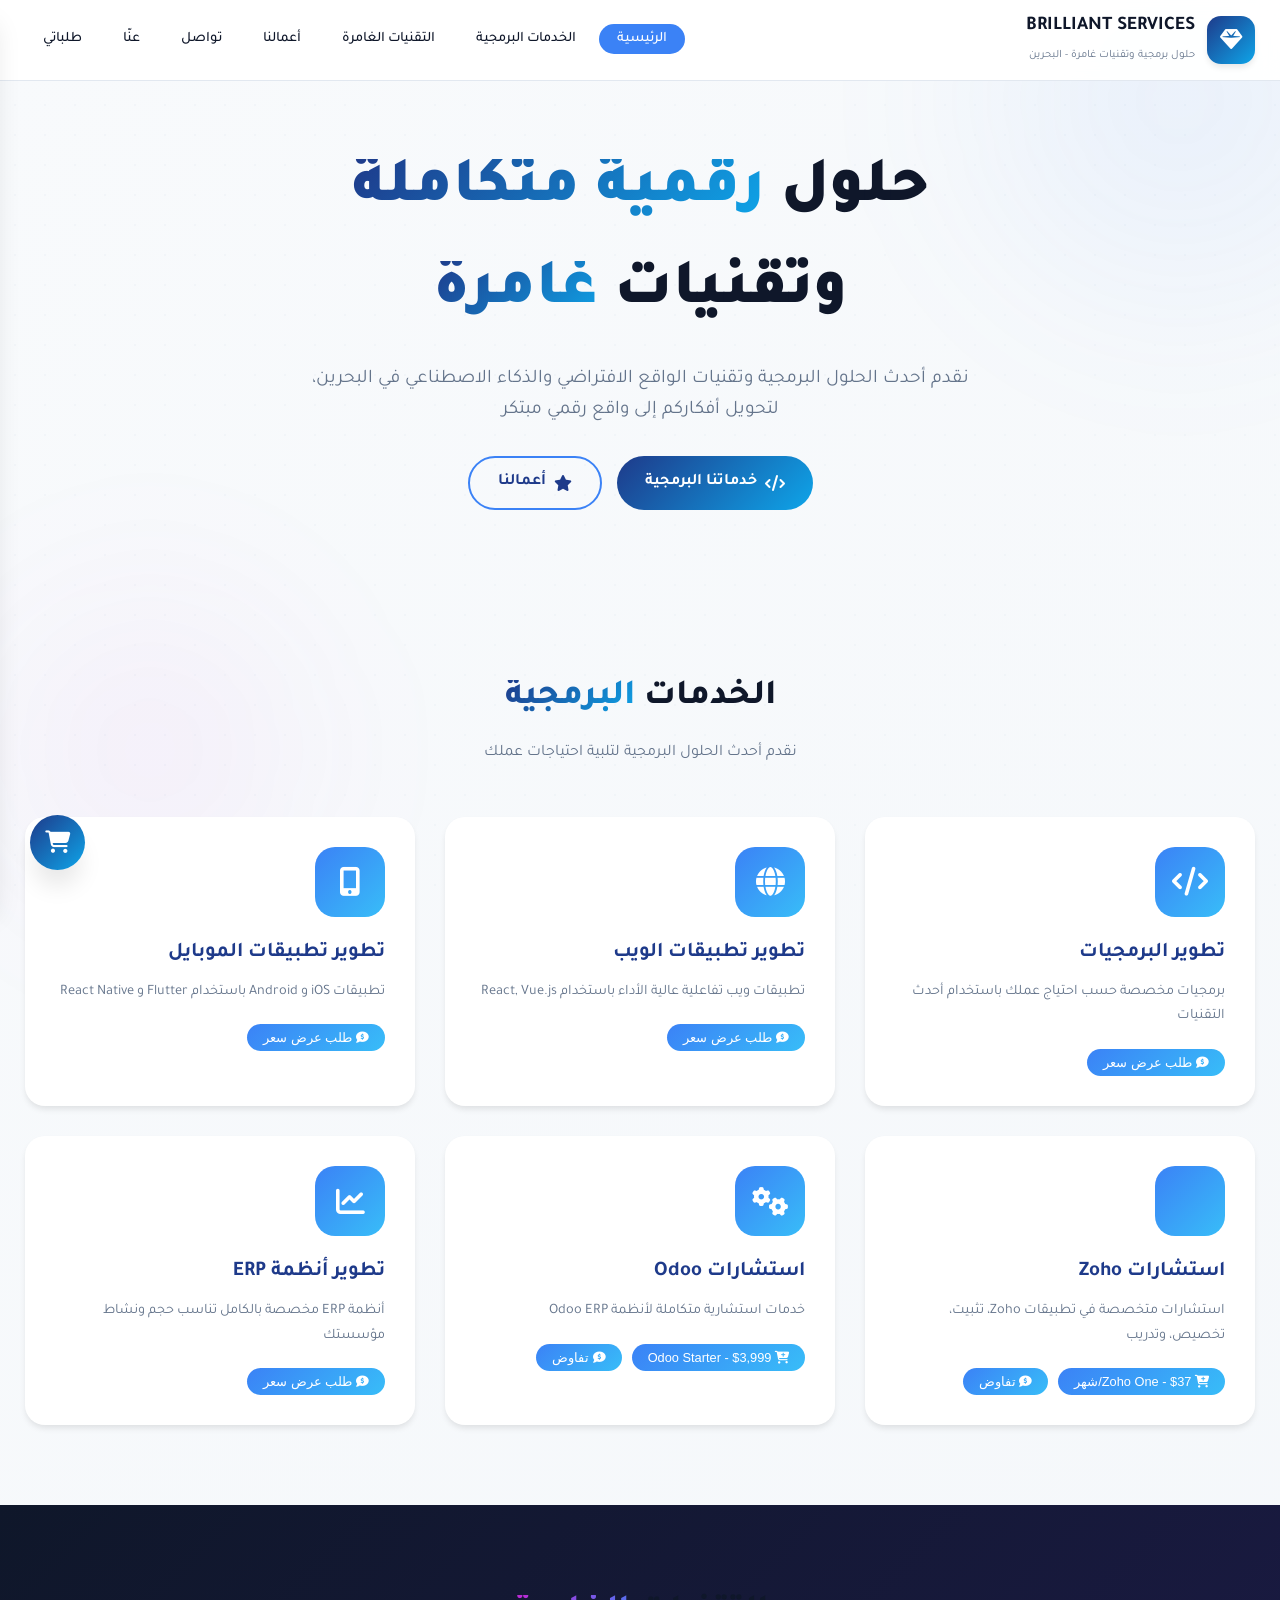
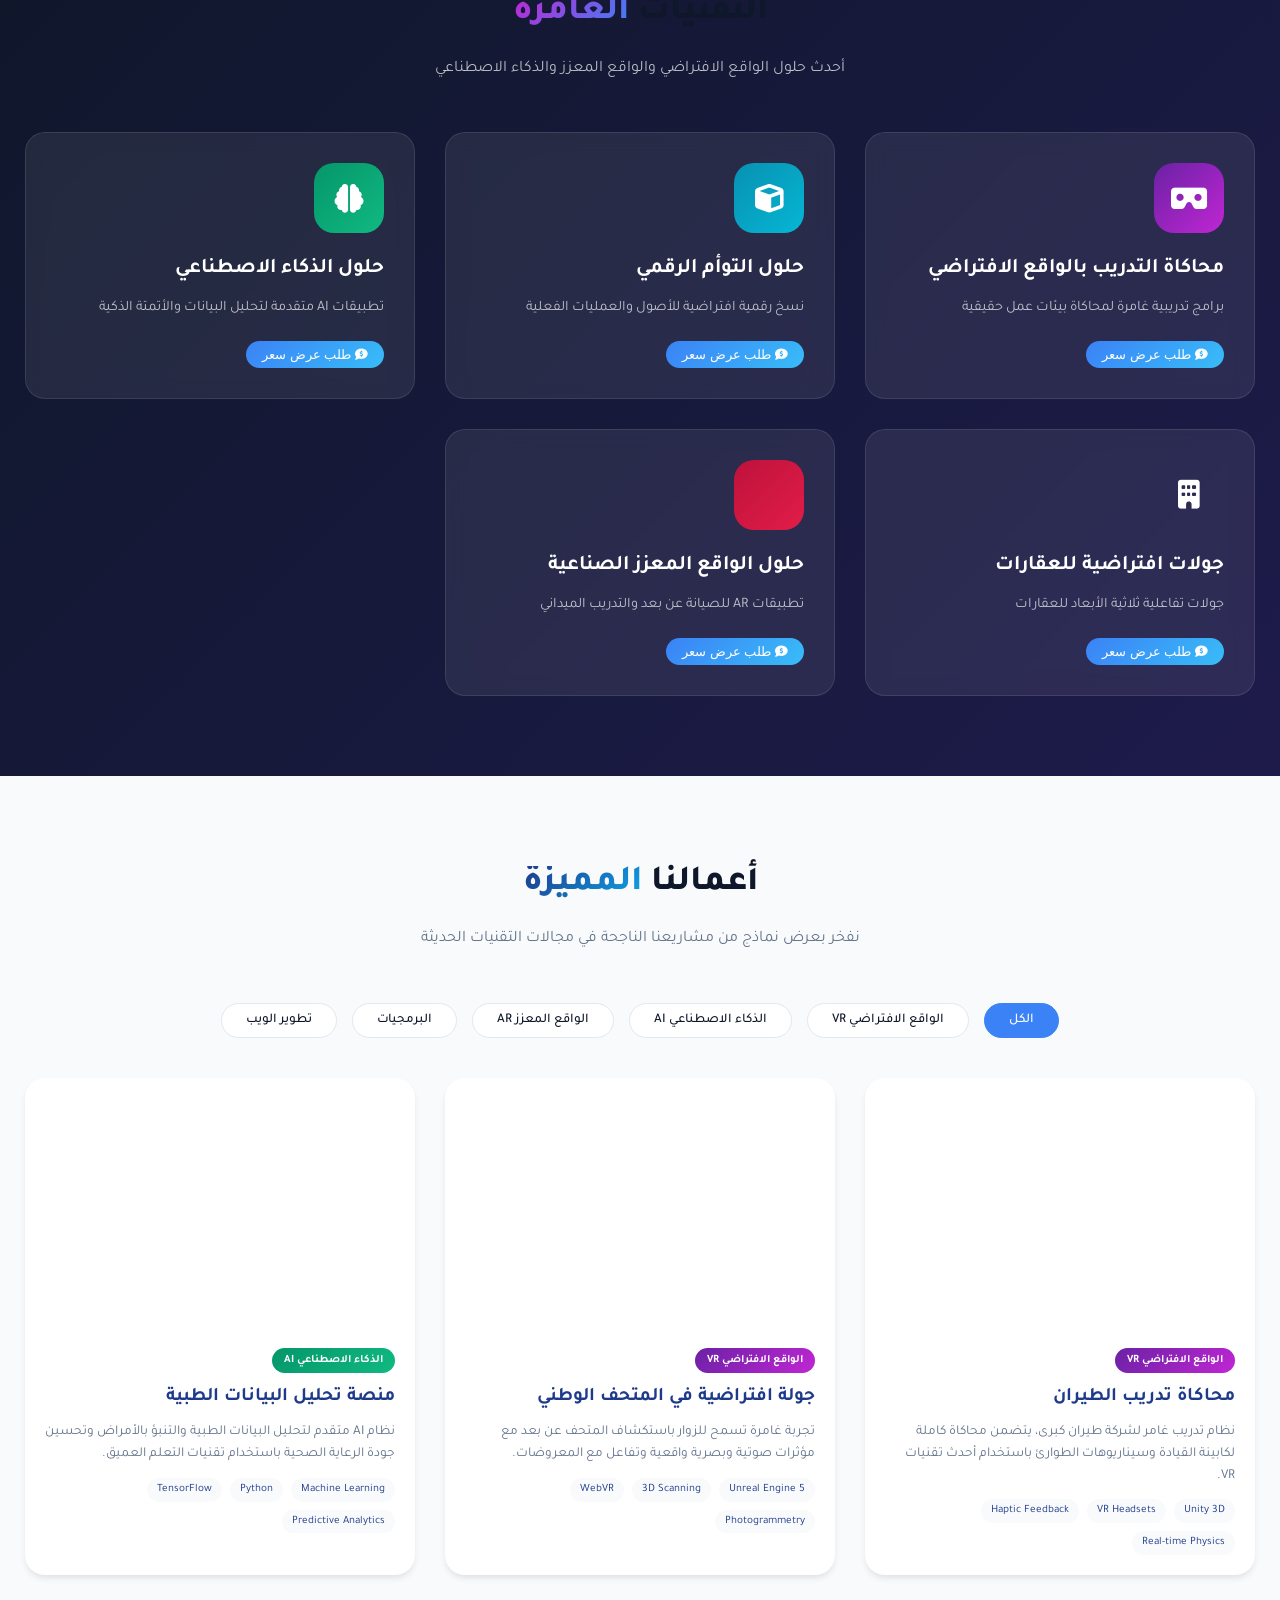
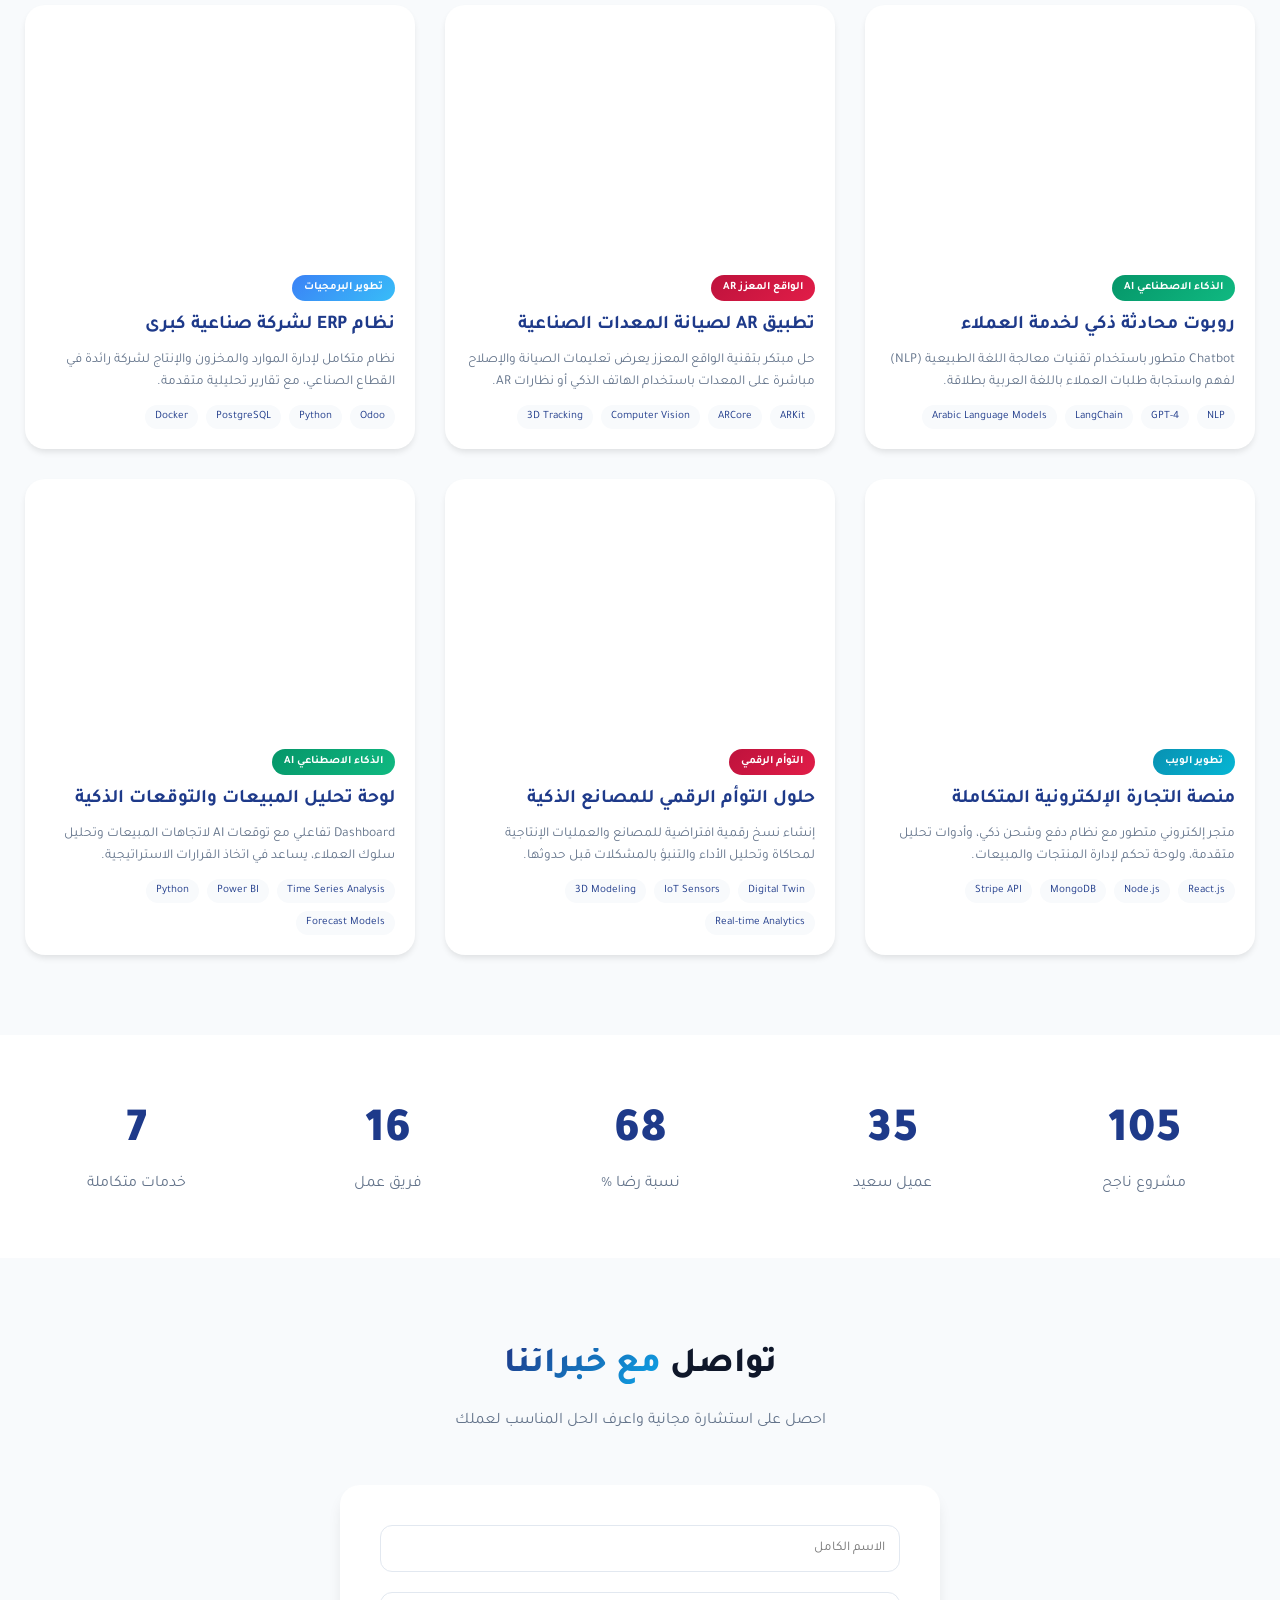
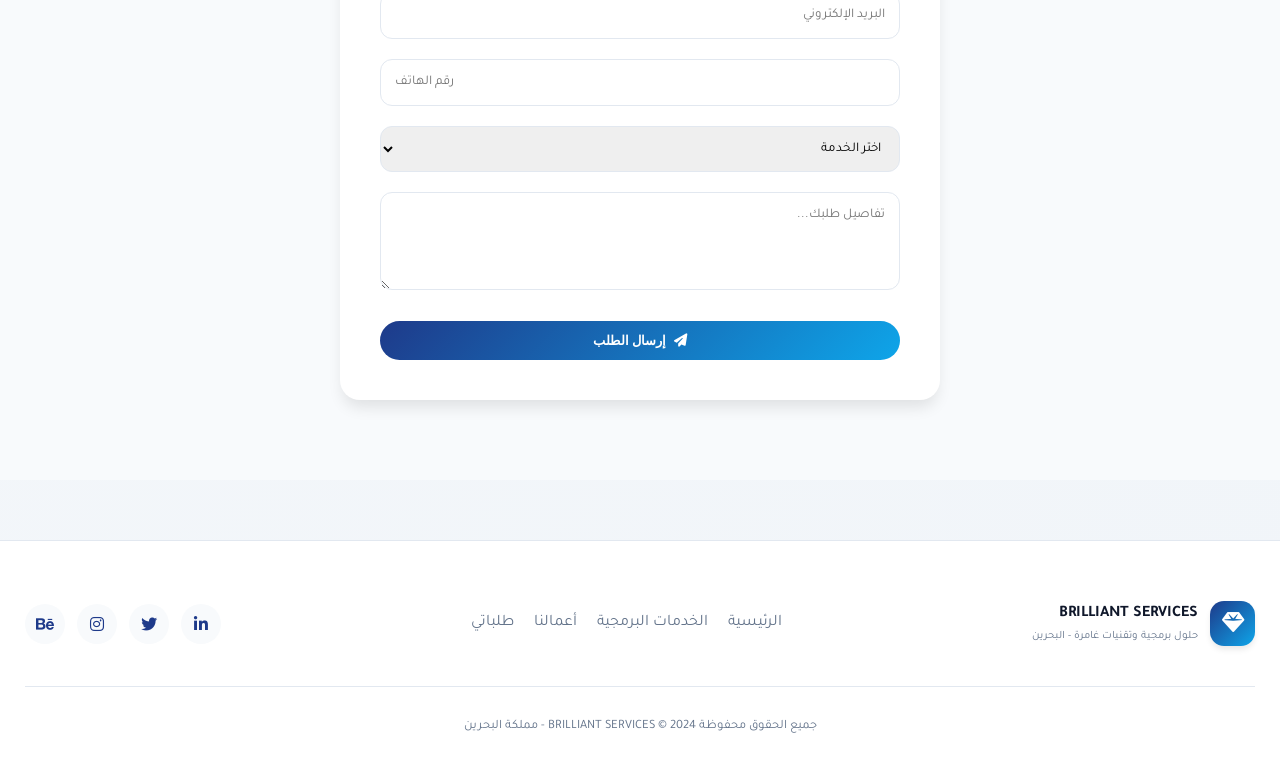
<file: index.html>
﻿<!DOCTYPE html>
<html lang="ar" dir="rtl">
<head>
    <meta charset="UTF-8">
    <meta name="viewport" content="width=device-width, initial-scale=1.0">
    <title>BRILLIANT SERVICES | حلول برمجية وتقنيات غامرة - البحرين</title>
    <link href="https://fonts.googleapis.com/css2?family=Tajawal:wght@300;400;500;700;800;900&display=swap" rel="stylesheet">
    <link rel="stylesheet" href="https://cdnjs.cloudflare.com/ajax/libs/font-awesome/6.4.0/css/all.min.css">
    <style>
        :root {
            --primary: #1e3a8a;
            --primary-dark: #172554;
            --primary-light: #3b82f6;
            --secondary: #0ea5e9;
            --secondary-light: #38bdf8;
            --accent: #f97316;
            --accent-light: #fb923c;
            --white-pure: #ffffff;
            --white-soft: #f8fafc;
            --white-warm: #f1f5f9;
            --gray-light: #e2e8f0;
            --gray: #64748b;
            --dark: #0f172a;
            --brand-gradient: linear-gradient(135deg, #1e3a8a 0%, #0ea5e9 100%);
            --brand-gradient-light: linear-gradient(135deg, #3b82f6 0%, #38bdf8 100%);
            --vr-gradient: linear-gradient(135deg, #6b21a5 0%, #c026d3 100%);
            --ar-gradient: linear-gradient(135deg, #be123c 0%, #e11d48 100%);
            --ai-gradient: linear-gradient(135deg, #059669 0%, #10b981 100%);
            --dt-gradient: linear-gradient(135deg, #0891b2 0%, #06b6d4 100%);
            --shadow: 0 4px 6px -1px rgba(0, 0, 0, 0.1);
            --shadow-md: 0 10px 15px -3px rgba(0, 0, 0, 0.1);
            --shadow-lg: 0 20px 25px -5px rgba(0, 0, 0, 0.1);
            --border-radius: 20px;
            --border-radius-md: 16px;
            --border-radius-sm: 12px;
            --transition: all 0.3s cubic-bezier(0.4, 0, 0.2, 1);
        }
        
        * { margin: 0; padding: 0; box-sizing: border-box; }
        
        body {
            font-family: 'Tajawal', sans-serif;
            background: linear-gradient(135deg, var(--white-soft) 0%, var(--white-warm) 100%);
            color: var(--dark);
            line-height: 1.6;
            overflow-x: hidden;
        }
        
        .visual-bg { position: fixed; top: 0; left: 0; width: 100%; height: 100%; z-index: -2; pointer-events: none; }
        .pattern-dots { position: absolute; width: 100%; height: 100%; background-image: radial-gradient(var(--gray-light) 1px, transparent 1px); background-size: 30px 30px; opacity: 0.3; }
        .gradient-orb { position: absolute; width: 600px; height: 600px; background: radial-gradient(circle, rgba(59,130,246,0.08) 0%, transparent 70%); border-radius: 50%; top: -200px; right: -200px; filter: blur(60px); }
        .gradient-orb-2 { position: absolute; width: 500px; height: 500px; background: radial-gradient(circle, rgba(192,38,211,0.05) 0%, transparent 70%); bottom: -100px; left: -100px; filter: blur(60px); }
        
        header { background: rgba(255, 255, 255, 0.95); backdrop-filter: blur(10px); border-bottom: 1px solid var(--gray-light); position: fixed; width: 100%; top: 0; z-index: 1000; transition: var(--transition); }
        .container { max-width: 1300px; margin: 0 auto; padding: 0 25px; }
        .header-inner { display: flex; justify-content: space-between; align-items: center; padding: 12px 0; }
        .logo { display: flex; align-items: center; text-decoration: none; gap: 12px; }
        .logo-icon { width: 48px; height: 48px; background: var(--brand-gradient); border-radius: 14px; display: flex; align-items: center; justify-content: center; color: white; font-size: 1.4rem; box-shadow: var(--shadow); }
        .logo h1 { font-size: 1.2rem; margin: 0; color: var(--dark); }
        .logo span { font-size: 0.7rem; color: var(--gray); }
        .nav-links { display: flex; list-style: none; gap: 5px; flex-wrap: wrap; }
        .nav-links a { color: var(--dark); text-decoration: none; padding: 8px 18px; border-radius: 30px; font-weight: 500; transition: var(--transition); font-size: 0.9rem; }
        .nav-links a:hover, .nav-links a.active { background: var(--primary-light); color: white; }
        .mobile-menu-btn { display: none; background: none; border: none; font-size: 1.5rem; color: var(--primary); cursor: pointer; }
        
        .btn-primary { display: inline-flex; align-items: center; justify-content: center; gap: 8px; background: var(--brand-gradient); color: white; padding: 12px 28px; border-radius: 40px; text-decoration: none; font-weight: 700; border: none; cursor: pointer; transition: var(--transition); }
        .btn-primary:hover { transform: translateY(-2px); box-shadow: var(--shadow-md); }
        .btn-outline { display: inline-flex; align-items: center; justify-content: center; gap: 8px; background: transparent; color: var(--primary); padding: 12px 28px; border-radius: 40px; text-decoration: none; font-weight: 700; border: 2px solid var(--primary-light); transition: var(--transition); }
        .btn-outline:hover { background: var(--primary-light); color: white; }
        .btn-sm { background: var(--brand-gradient-light); color: white; border: none; padding: 6px 16px; border-radius: 30px; cursor: pointer; font-size: 0.8rem; transition: var(--transition); }
        
        .hero { padding: 140px 0 80px; text-align: center; }
        .hero h1 { font-size: clamp(2.5rem, 6vw, 4rem); font-weight: 900; margin-bottom: 20px; }
        .hero h1 span { background: var(--brand-gradient); -webkit-background-clip: text; background-clip: text; color: transparent; }
        .hero p { max-width: 700px; margin: 0 auto 30px; color: var(--gray); font-size: 1.2rem; }
        .hero-buttons { display: flex; gap: 15px; justify-content: center; flex-wrap: wrap; }
        
        .section-title { font-size: clamp(1.8rem, 3.5vw, 2.2rem); text-align: center; margin-bottom: 15px; color: var(--dark); font-weight: 800; }
        .section-title span { background: var(--brand-gradient); -webkit-background-clip: text; background-clip: text; color: transparent; }
        .section-subtitle { text-align: center; color: var(--gray); max-width: 700px; margin: 0 auto 50px; font-size: 1rem; }
        
        /* خدمات البرمجيات */
        .services-section { padding: 80px 0; }
        .services-grid { display: grid; grid-template-columns: repeat(auto-fit, minmax(320px, 1fr)); gap: 30px; }
        .service-card { background: var(--white-pure); border-radius: var(--border-radius); padding: 30px; transition: var(--transition); box-shadow: var(--shadow); }
        .service-card:hover { transform: translateY(-8px); box-shadow: var(--shadow-lg); }
        .service-icon { width: 70px; height: 70px; background: var(--brand-gradient-light); border-radius: 20px; display: flex; align-items: center; justify-content: center; margin-bottom: 20px; color: white; font-size: 1.8rem; }
        .service-card h3 { font-size: 1.3rem; margin-bottom: 10px; color: var(--primary); }
        .service-card p { color: var(--gray); font-size: 0.9rem; line-height: 1.7; margin-bottom: 20px; }
        
        /* التقنيات الغامرة */
        .immersive-section { padding: 80px 0; background: linear-gradient(135deg, #0f172a 0%, #1e1b4b 100%); color: white; }
        .immersive-section .section-title span { background: linear-gradient(135deg, #c026d3, #3b82f6); -webkit-background-clip: text; background-clip: text; color: transparent; }
        .immersive-section .section-subtitle { color: rgba(255,255,255,0.7); }
        .immersive-grid { display: grid; grid-template-columns: repeat(auto-fit, minmax(300px, 1fr)); gap: 30px; }
        .immersive-card { background: rgba(255,255,255,0.08); backdrop-filter: blur(10px); border-radius: var(--border-radius); padding: 30px; transition: var(--transition); border: 1px solid rgba(255,255,255,0.1); }
        .immersive-card:hover { transform: translateY(-8px); background: rgba(255,255,255,0.12); border-color: var(--secondary-light); }
        .immersive-icon { width: 70px; height: 70px; border-radius: 20px; display: flex; align-items: center; justify-content: center; margin-bottom: 20px; font-size: 1.8rem; }
        .vr-icon { background: var(--vr-gradient); }
        .ar-icon { background: var(--ar-gradient); }
        .ai-icon { background: var(--ai-gradient); }
        .dt-icon { background: var(--dt-gradient); }
        .immersive-card h3 { font-size: 1.3rem; margin-bottom: 10px; }
        .immersive-card p { color: rgba(255,255,255,0.7); font-size: 0.9rem; line-height: 1.7; margin-bottom: 20px; }
        
        /* ============================================ */
        /* قسم أعمالنا - Portfolio */
        /* ============================================ */
        .portfolio-section { padding: 80px 0; background: var(--white-soft); }
        .portfolio-filters { display: flex; justify-content: center; gap: 15px; flex-wrap: wrap; margin-bottom: 40px; }
        .filter-btn { background: var(--white-pure); border: 1px solid var(--gray-light); padding: 8px 24px; border-radius: 40px; cursor: pointer; font-family: 'Tajawal', sans-serif; font-weight: 500; transition: var(--transition); color: var(--dark); }
        .filter-btn:hover, .filter-btn.active { background: var(--primary-light); color: white; border-color: var(--primary-light); }
        .portfolio-grid { display: grid; grid-template-columns: repeat(auto-fit, minmax(350px, 1fr)); gap: 30px; }
        .portfolio-item { background: var(--white-pure); border-radius: var(--border-radius); overflow: hidden; transition: var(--transition); box-shadow: var(--shadow); }
        .portfolio-item:hover { transform: translateY(-8px); box-shadow: var(--shadow-lg); }
        .portfolio-image {
            height: 250px;
            background-size: cover;
            background-position: center;
            position: relative;
            overflow: hidden;
        }
        .portfolio-overlay {
            position: absolute;
            top: 0;
            left: 0;
            width: 100%;
            height: 100%;
            background: rgba(30, 58, 138, 0.9);
            display: flex;
            align-items: center;
            justify-content: center;
            opacity: 0;
            transition: var(--transition);
        }
        .portfolio-item:hover .portfolio-overlay { opacity: 1; }
        .portfolio-overlay a {
            background: white;
            color: var(--primary);
            width: 50px;
            height: 50px;
            border-radius: 50%;
            display: flex;
            align-items: center;
            justify-content: center;
            font-size: 1.3rem;
            text-decoration: none;
            transition: var(--transition);
        }
        .portfolio-overlay a:hover { transform: scale(1.1); background: var(--primary-light); color: white; }
        .portfolio-info { padding: 20px; }
        .portfolio-category {
            display: inline-block;
            padding: 4px 12px;
            border-radius: 20px;
            font-size: 0.7rem;
            font-weight: 600;
            margin-bottom: 10px;
        }
        .category-vr { background: var(--vr-gradient); color: white; }
        .category-ai { background: var(--ai-gradient); color: white; }
        .category-ar { background: var(--ar-gradient); color: white; }
        .category-software { background: var(--brand-gradient-light); color: white; }
        .category-web { background: var(--dt-gradient); color: white; }
        .portfolio-info h3 { font-size: 1.2rem; margin-bottom: 8px; color: var(--primary); }
        .portfolio-info p { color: var(--gray); font-size: 0.85rem; line-height: 1.6; }
        .portfolio-tech { display: flex; gap: 8px; flex-wrap: wrap; margin-top: 12px; }
        .tech-tag { background: var(--white-soft); padding: 3px 10px; border-radius: 20px; font-size: 0.7rem; color: var(--primary); }
        
        /* قسم الإحصائيات */
        .stats-section { background: var(--white-pure); padding: 60px 0; }
        .stats-grid { display: grid; grid-template-columns: repeat(auto-fit, minmax(200px, 1fr)); gap: 30px; text-align: center; }
        .stat-card .stat-number { font-size: 3rem; font-weight: 900; color: var(--primary); }
        .stat-card p { color: var(--gray); }
        
        /* نموذج الاتصال */
        .contact-section { padding: 80px 0; background: var(--white-soft); }
        .contact-form-wrapper { max-width: 600px; margin: 0 auto; background: var(--white-pure); border-radius: var(--border-radius); padding: 40px; box-shadow: var(--shadow-md); }
        .form-group { margin-bottom: 20px; }
        .form-control { width: 100%; padding: 14px; border: 1px solid var(--gray-light); border-radius: var(--border-radius-sm); font-family: 'Tajawal', sans-serif; transition: var(--transition); }
        .form-control:focus { outline: none; border-color: var(--primary-light); box-shadow: 0 0 0 3px rgba(59, 130, 246, 0.1); }
        select.form-control { cursor: pointer; }
        
        footer { background: var(--white-pure); padding: 60px 0 30px; border-top: 1px solid var(--gray-light); margin-top: 60px; }
        .footer-inner { display: flex; justify-content: space-between; align-items: center; flex-wrap: wrap; gap: 30px; margin-bottom: 40px; }
        .footer-logo { display: flex; align-items: center; gap: 12px; }
        .footer-logo .logo-icon { width: 45px; height: 45px; }
        .footer-logo h3 { font-size: 1rem; margin: 0; }
        .footer-logo p { font-size: 0.7rem; color: var(--gray); }
        .footer-links { display: flex; gap: 20px; flex-wrap: wrap; }
        .footer-links a { text-decoration: none; color: var(--gray); transition: var(--transition); }
        .footer-links a:hover { color: var(--primary); }
        .social-links { display: flex; gap: 12px; }
        .social-links a { width: 40px; height: 40px; background: var(--white-soft); border-radius: 50%; display: flex; align-items: center; justify-content: center; color: var(--primary); transition: var(--transition); text-decoration: none; }
        .social-links a:hover { background: var(--primary-light); color: white; transform: translateY(-3px); }
        .footer-copyright { text-align: center; padding-top: 30px; border-top: 1px solid var(--gray-light); }
        .footer-copyright p { color: var(--gray); font-size: 0.8rem; }
        
        .scroll-progress { position: fixed; top: 0; right: 0; width: 0; height: 3px; background: var(--brand-gradient); z-index: 1001; transition: width 0.1s; }
        .reveal { opacity: 0; transform: translateY(30px); transition: all 0.7s ease; }
        .reveal.visible { opacity: 1; transform: translateY(0); }
        
        /* أنماط نظام المبيعات */
        .cart-icon {
            position: fixed;
            bottom: 30px;
            left: 30px;
            width: 55px;
            height: 55px;
            background: var(--brand-gradient);
            border-radius: 50%;
            display: flex;
            align-items: center;
            justify-content: center;
            color: white;
            font-size: 1.4rem;
            cursor: pointer;
            box-shadow: var(--shadow-lg);
            z-index: 1001;
            transition: var(--transition);
        }
        .cart-icon:hover { transform: scale(1.1); }
        .cart-count {
            position: absolute;
            top: -8px;
            right: -8px;
            background: var(--accent);
            color: white;
            font-size: 0.65rem;
            font-weight: bold;
            width: 20px;
            height: 20px;
            border-radius: 50%;
            display: none;
            align-items: center;
            justify-content: center;
        }
        .cart-sidebar {
            position: fixed;
            top: 0;
            left: -400px;
            width: 400px;
            height: 100vh;
            background: var(--white-pure);
            box-shadow: var(--shadow-lg);
            z-index: 1002;
            transition: left 0.3s ease;
            display: flex;
            flex-direction: column;
        }
        .cart-sidebar.open { left: 0; }
        .cart-overlay {
            position: fixed;
            top: 0;
            left: 0;
            width: 100%;
            height: 100%;
            background: rgba(0,0,0,0.5);
            z-index: 1001;
            visibility: hidden;
            opacity: 0;
            transition: var(--transition);
        }
        .cart-overlay.open { visibility: visible; opacity: 1; }
        .cart-header { padding: 20px; border-bottom: 1px solid var(--gray-light); display: flex; justify-content: space-between; align-items: center; }
        .cart-header h3 { margin: 0; color: var(--primary); }
        .close-cart { background: none; border: none; font-size: 1.2rem; cursor: pointer; color: var(--gray); }
        .cart-items { flex: 1; overflow-y: auto; padding: 20px; }
        .cart-item { display: grid; grid-template-columns: 1fr auto; gap: 10px; padding: 15px 0; border-bottom: 1px solid var(--gray-light); }
        .cart-item-info h4 { margin: 0 0 5px; font-size: 0.95rem; }
        .negotiable-badge, .custom-badge { display: inline-block; font-size: 0.65rem; padding: 2px 8px; border-radius: 20px; margin-left: 5px; }
        .negotiable-badge { background: #fef3c7; color: #d97706; }
        .custom-badge { background: #dbeafe; color: #2563eb; }
        .cart-item-note { font-size: 0.7rem; color: var(--gray); margin-top: 5px; }
        .price-input-group { display: flex; align-items: center; gap: 5px; }
        .custom-price-input { width: 80px; padding: 4px 8px; border: 1px solid var(--gray-light); border-radius: 8px; }
        .quantity-control { display: flex; align-items: center; gap: 8px; }
        .qty-btn { width: 28px; height: 28px; border: 1px solid var(--gray-light); background: var(--white-soft); border-radius: 8px; cursor: pointer; }
        .remove-item { background: none; border: none; color: #ef4444; cursor: pointer; font-size: 1rem; }
        .cart-footer { padding: 20px; border-top: 1px solid var(--gray-light); }
        .cart-total { display: flex; justify-content: space-between; font-weight: bold; font-size: 1.1rem; margin-bottom: 10px; }
        .negotiable-info { font-size: 0.75rem; color: #d97706; margin-bottom: 15px; }
        .checkout-btn { width: 100%; padding: 12px; background: var(--brand-gradient); color: white; border: none; border-radius: 40px; font-weight: bold; cursor: pointer; }
        .empty-cart { text-align: center; padding: 40px; color: var(--gray); }
        .empty-cart i { font-size: 3rem; margin-bottom: 10px; display: block; }
        .modal { display: none; position: fixed; top: 0; left: 0; width: 100%; height: 100%; background: rgba(0,0,0,0.5); z-index: 1100; align-items: center; justify-content: center; }
        .modal-content { background: var(--white-pure); border-radius: var(--border-radius); max-width: 500px; width: 90%; max-height: 90vh; overflow-y: auto; }
        .modal-large { max-width: 800px; }
        .modal-header { padding: 20px; border-bottom: 1px solid var(--gray-light); display: flex; justify-content: space-between; align-items: center; }
        .modal-body { padding: 20px; }
        .modal-footer { padding: 20px; border-top: 1px solid var(--gray-light); display: flex; justify-content: flex-end; gap: 10px; }
        .checkout-grid { display: grid; grid-template-columns: 1fr 1fr; gap: 20px; }
        .checkout-items { margin: 15px 0; }
        .checkout-item { display: flex; justify-content: space-between; padding: 8px 0; border-bottom: 1px dashed var(--gray-light); }
        .checkout-total { display: flex; justify-content: space-between; font-weight: bold; font-size: 1.1rem; padding-top: 15px; border-top: 2px solid var(--gray-light); margin-top: 15px; }
        .checkout-note { font-size: 0.7rem; color: var(--gray); margin-top: 15px; }
        .cart-notification { position: fixed; bottom: 100px; left: 100px; background: var(--white-pure); border-right: 4px solid var(--primary); padding: 12px 20px; border-radius: 12px; box-shadow: var(--shadow-lg); z-index: 10000; transform: translateX(-120%); transition: transform 0.3s; }
        .cart-notification.show { transform: translateX(0); }
        .price-buttons { display: flex; gap: 10px; margin-top: 15px; flex-wrap: wrap; }
        
        @media (max-width: 768px) {
            .container { padding: 0 20px; }
            .nav-links { display: none; position: absolute; top: 70px; right: 0; left: 0; background: var(--white-pure); flex-direction: column; padding: 20px; gap: 10px; box-shadow: var(--shadow-md); border-radius: 0 0 20px 20px; z-index: 999; }
            .nav-links.show { display: flex; }
            .mobile-menu-btn { display: block; }
            .services-grid, .immersive-grid, .portfolio-grid, .stats-grid { grid-template-columns: 1fr; }
            .footer-inner { flex-direction: column; text-align: center; }
            .hero h1 { font-size: 1.8rem; }
            .cart-sidebar { width: 100%; left: -100%; }
            .checkout-grid { grid-template-columns: 1fr; }
            .cart-notification { left: 20px; right: 20px; bottom: 100px; text-align: center; }
            .portfolio-grid { grid-template-columns: 1fr; }
        }
        
        @media (max-width: 480px) {
            .hero-buttons { flex-direction: column; align-items: center; }
            .btn-primary, .btn-outline { width: 100%; max-width: 250px; }
            .service-card, .immersive-card { padding: 20px; }
            .contact-form-wrapper { padding: 25px; }
            .portfolio-image { height: 200px; }
        }
        
        @media (prefers-reduced-motion: reduce) {
            * { animation-duration: 0.01ms !important; transition-duration: 0.01ms !important; }
        }
    </style>
</head>
<body>

    <div class="scroll-progress" id="scrollProgress"></div>
    
    <div class="visual-bg">
        <div class="pattern-dots"></div>
        <div class="gradient-orb"></div>
        <div class="gradient-orb-2"></div>
    </div>
    
    <header id="header">
        <div class="container">
            <div class="header-inner">
                <a href="#" class="logo">
                    <div class="logo-icon"><i class="fas fa-gem"></i></div>
                    <div>
                        <h1>BRILLIANT SERVICES</h1>
                        <span>حلول برمجية وتقنيات غامرة - البحرين</span>
                    </div>
                </a>
                <button class="mobile-menu-btn" id="mobileMenuBtn"><i class="fas fa-bars"></i></button>
                <ul class="nav-links" id="navLinks">
                    <li><a href="#" class="active">الرئيسية</a></li>
                    <li><a href="#software-services">الخدمات البرمجية</a></li>
                    <li><a href="#immersive">التقنيات الغامرة</a></li>
                    <li><a href="#portfolio">أعمالنا</a></li>
                    <li><a href="#contact">تواصل</a></li>
                    <li><a href="aboutus.html">عنّا</a></li>
                    <li><a href="orders.html">طلباتي</a></li>
                </ul>
            </div>
        </div>
    </header>
    
    <section class="hero">
        <div class="container">
            <h1>حلول <span>رقمية متكاملة</span><br>وتقنيات <span>غامرة</span></h1>
            <p>نقدم أحدث الحلول البرمجية وتقنيات الواقع الافتراضي والذكاء الاصطناعي في البحرين، لتحويل أفكاركم إلى واقع رقمي مبتكر</p>
            <div class="hero-buttons">
                <a href="#software-services" class="btn-primary"><i class="fas fa-code"></i> خدماتنا البرمجية</a>
                <a href="#portfolio" class="btn-outline"><i class="fas fa-star"></i> أعمالنا</a>
            </div>
        </div>
    </section>
    
    <!-- ============================================ -->
    <!-- الخدمات البرمجية Software Services -->
    <!-- ============================================ -->
    <section id="software-services" class="services-section">
        <div class="container">
            <h2 class="section-title">الخدمات <span>البرمجية</span></h2>
            <p class="section-subtitle">نقدم أحدث الحلول البرمجية لتلبية احتياجات عملك</p>
            
            <div class="services-grid reveal">
                <div class="service-card">
                    <div class="service-icon"><i class="fas fa-code"></i></div>
                    <h3>تطوير البرمجيات</h3>
                    <p>برمجيات مخصصة حسب احتياج عملك باستخدام أحدث التقنيات</p>
                    <div class="price-buttons">
                        <button class="btn-sm" onclick="openNegotiationModal('software-dev', 'تطوير برمجيات مخصصة', 'حسب الطلب')"><i class="fas fa-comment-dollar"></i> طلب عرض سعر</button>
                    </div>
                </div>
                <div class="service-card">
                    <div class="service-icon"><i class="fas fa-globe"></i></div>
                    <h3>تطوير تطبيقات الويب</h3>
                    <p>تطبيقات ويب تفاعلية عالية الأداء باستخدام React, Vue.js</p>
                    <div class="price-buttons">
                        <button class="btn-sm" onclick="openNegotiationModal('webapp-dev', 'تطوير تطبيقات ويب', 'حسب الطلب')"><i class="fas fa-comment-dollar"></i> طلب عرض سعر</button>
                    </div>
                </div>
                <div class="service-card">
                    <div class="service-icon"><i class="fas fa-mobile-alt"></i></div>
                    <h3>تطوير تطبيقات الموبايل</h3>
                    <p>تطبيقات iOS و Android باستخدام Flutter و React Native</p>
                    <div class="price-buttons">
                        <button class="btn-sm" onclick="openNegotiationModal('mobileapp-dev', 'تطوير تطبيقات موبايل', 'حسب الطلب')"><i class="fas fa-comment-dollar"></i> طلب عرض سعر</button>
                    </div>
                </div>
                <div class="service-card">
                    <div class="service-icon"><i class="fab fa-zoho"></i></div>
                    <h3>استشارات Zoho</h3>
                    <p>استشارات متخصصة في تطبيقات Zoho، تثبيت، تخصيص، وتدريب</p>
                    <div class="price-buttons">
                        <button class="btn-sm" onclick="addToCart('zoho-one')"><i class="fas fa-cart-plus"></i> Zoho One - $37/شهر</button>
                        <button class="btn-sm" onclick="openNegotiationModal('zoho-one', 'Zoho One', '37$/مستخدم/شهر')"><i class="fas fa-comment-dollar"></i> تفاوض</button>
                    </div>
                </div>
                <div class="service-card">
                    <div class="service-icon"><i class="fas fa-cogs"></i></div>
                    <h3>استشارات Odoo</h3>
                    <p>خدمات استشارية متكاملة لأنظمة Odoo ERP</p>
                    <div class="price-buttons">
                        <button class="btn-sm" onclick="addToCart('odoo-starter')"><i class="fas fa-cart-plus"></i> Odoo Starter - $3,999</button>
                        <button class="btn-sm" onclick="openNegotiationModal('odoo-starter', 'Odoo Starter', '3,999$')"><i class="fas fa-comment-dollar"></i> تفاوض</button>
                    </div>
                </div>
                <div class="service-card">
                    <div class="service-icon"><i class="fas fa-chart-line"></i></div>
                    <h3>تطوير أنظمة ERP</h3>
                    <p>أنظمة ERP مخصصة بالكامل تناسب حجم ونشاط مؤسستك</p>
                    <div class="price-buttons">
                        <button class="btn-sm" onclick="openNegotiationModal('odoo-enterprise', 'ERP مخصص', 'حسب الطلب')"><i class="fas fa-comment-dollar"></i> طلب عرض سعر</button>
                    </div>
                </div>
            </div>
        </div>
    </section>
    
    <!-- ============================================ -->
    <!-- التقنيات الغامرة Immersive Technologies -->
    <!-- ============================================ -->
    <section id="immersive" class="immersive-section">
        <div class="container">
            <h2 class="section-title">التقنيات <span>الغامرة</span></h2>
            <p class="section-subtitle">أحدث حلول الواقع الافتراضي والواقع المعزز والذكاء الاصطناعي</p>
            
            <div class="immersive-grid reveal">
                <div class="immersive-card">
                    <div class="immersive-icon vr-icon"><i class="fas fa-vr-cardboard"></i></div>
                    <h3>محاكاة التدريب بالواقع الافتراضي</h3>
                    <p>برامج تدريبية غامرة لمحاكاة بيئات عمل حقيقية</p>
                    <div class="price-buttons">
                        <button class="btn-sm" onclick="openNegotiationModal('vr-training', 'محاكاة التدريب VR', 'حسب الطلب')"><i class="fas fa-comment-dollar"></i> طلب عرض سعر</button>
                    </div>
                </div>
                <div class="immersive-card">
                    <div class="immersive-icon dt-icon"><i class="fas fa-cube"></i></div>
                    <h3>حلول التوأم الرقمي</h3>
                    <p>نسخ رقمية افتراضية للأصول والعمليات الفعلية</p>
                    <div class="price-buttons">
                        <button class="btn-sm" onclick="openNegotiationModal('digital-twin', 'حلول التوأم الرقمي', 'حسب الطلب')"><i class="fas fa-comment-dollar"></i> طلب عرض سعر</button>
                    </div>
                </div>
                <div class="immersive-card">
                    <div class="immersive-icon ai-icon"><i class="fas fa-brain"></i></div>
                    <h3>حلول الذكاء الاصطناعي</h3>
                    <p>تطبيقات AI متقدمة لتحليل البيانات والأتمتة الذكية</p>
                    <div class="price-buttons">
                        <button class="btn-sm" onclick="openNegotiationModal('ai-solutions', 'حلول الذكاء الاصطناعي', 'حسب الطلب')"><i class="fas fa-comment-dollar"></i> طلب عرض سعر</button>
                    </div>
                </div>
                <div class="immersive-card">
                    <div class="immersive-icon"><i class="fas fa-building"></i></div>
                    <h3>جولات افتراضية للعقارات</h3>
                    <p>جولات تفاعلية ثلاثية الأبعاد للعقارات</p>
                    <div class="price-buttons">
                        <button class="btn-sm" onclick="openNegotiationModal('virtual-tour', 'جولات افتراضية', 'حسب الطلب')"><i class="fas fa-comment-dollar"></i> طلب عرض سعر</button>
                    </div>
                </div>
                <div class="immersive-card">
                    <div class="immersive-icon ar-icon"><i class="fas fa-ar"></i></div>
                    <h3>حلول الواقع المعزز الصناعية</h3>
                    <p>تطبيقات AR للصيانة عن بعد والتدريب الميداني</p>
                    <div class="price-buttons">
                        <button class="btn-sm" onclick="openNegotiationModal('ar-industrial', 'حلول AR الصناعية', 'حسب الطلب')"><i class="fas fa-comment-dollar"></i> طلب عرض سعر</button>
                    </div>
                </div>
            </div>
        </div>
    </section>
    
    <!-- ============================================ -->
    <!-- أعمالنا - Portfolio -->
    <!-- ============================================ -->
  <!-- ============================================ -->
<!-- أعمالنا - Portfolio مع صور من الإنترنت -->
<!-- ============================================ -->
<section id="portfolio" class="portfolio-section">
    <div class="container">
        <h2 class="section-title">أعمالنا <span>المميزة</span></h2>
        <p class="section-subtitle">نفخر بعرض نماذج من مشاريعنا الناجحة في مجالات التقنيات الحديثة</p>
        
        <div class="portfolio-filters">
            <button class="filter-btn active" data-filter="all">الكل</button>
            <button class="filter-btn" data-filter="vr">الواقع الافتراضي VR</button>
            <button class="filter-btn" data-filter="ai">الذكاء الاصطناعي AI</button>
            <button class="filter-btn" data-filter="ar">الواقع المعزز AR</button>
            <button class="filter-btn" data-filter="software">البرمجيات</button>
            <button class="filter-btn" data-filter="web">تطوير الويب</button>
        </div>
        
        <div class="portfolio-grid reveal" id="portfolioGrid">
            <!-- مشروع VR 1 - محاكاة تدريب الطيران باستخدام VR -->
            <div class="portfolio-item" data-category="vr">
                <div class="portfolio-image" style="background-image: url('https://www.jbsa.mil/Portals/100/Documents/News/2025/VR_Training_SimX.jpg?ver=2025-01'); background-size: cover; background-position: center;">
                    <div class="portfolio-overlay">
                        <a href="#" onclick="showProjectDetail('vr-flight-sim')"><i class="fas fa-link"></i></a>
                    </div>
                </div>
                <div class="portfolio-info">
                    <span class="portfolio-category category-vr">الواقع الافتراضي VR</span>
                    <h3>محاكاة تدريب الطيران</h3>
                    <p>نظام تدريب غامر لشركة طيران كبرى، يتضمن محاكاة كاملة لكابينة القيادة وسيناريوهات الطوارئ باستخدام أحدث تقنيات VR.</p>
                    <div class="portfolio-tech">
                        <span class="tech-tag">Unity 3D</span>
                        <span class="tech-tag">VR Headsets</span>
                        <span class="tech-tag">Haptic Feedback</span>
                        <span class="tech-tag">Real-time Physics</span>
                    </div>
                </div>
            </div>
            
            <!-- مشروع VR 2 - جولة افتراضية في المتحف -->
            <div class="portfolio-item" data-category="vr">
                <div class="portfolio-image" style="background-image: url('https://images.unsplash.com/photo-1622979135225-d2ba269cf1ac?w=800&h=500&fit=crop'); background-size: cover; background-position: center;">
                    <div class="portfolio-overlay">
                        <a href="#" onclick="showProjectDetail('vr-museum')"><i class="fas fa-link"></i></a>
                    </div>
                </div>
                <div class="portfolio-info">
                    <span class="portfolio-category category-vr">الواقع الافتراضي VR</span>
                    <h3>جولة افتراضية في المتحف الوطني</h3>
                    <p>تجربة غامرة تسمح للزوار باستكشاف المتحف عن بعد مع مؤثرات صوتية وبصرية واقعية وتفاعل مع المعروضات.</p>
                    <div class="portfolio-tech">
                        <span class="tech-tag">Unreal Engine 5</span>
                        <span class="tech-tag">3D Scanning</span>
                        <span class="tech-tag">WebVR</span>
                        <span class="tech-tag">Photogrammetry</span>
                    </div>
                </div>
            </div>
            
            <!-- مشروع AI 1 - تحليل البيانات الطبية -->
            <div class="portfolio-item" data-category="ai">
                <div class="portfolio-image" style="background-image: url('https://images.unsplash.com/photo-1551288049-bebda4e38f71?w=800&h=500&fit=crop'); background-size: cover; background-position: center;">
                    <div class="portfolio-overlay">
                        <a href="#" onclick="showProjectDetail('ai-medical')"><i class="fas fa-link"></i></a>
                    </div>
                </div>
                <div class="portfolio-info">
                    <span class="portfolio-category category-ai">الذكاء الاصطناعي AI</span>
                    <h3>منصة تحليل البيانات الطبية</h3>
                    <p>نظام AI متقدم لتحليل البيانات الطبية والتنبؤ بالأمراض وتحسين جودة الرعاية الصحية باستخدام تقنيات التعلم العميق.</p>
                    <div class="portfolio-tech">
                        <span class="tech-tag">Machine Learning</span>
                        <span class="tech-tag">Python</span>
                        <span class="tech-tag">TensorFlow</span>
                        <span class="tech-tag">Predictive Analytics</span>
                    </div>
                </div>
            </div>
            
            <!-- مشروع AI 2 - روبوت محادثة ذكي -->
            <div class="portfolio-item" data-category="ai">
                <div class="portfolio-image" style="background-image: url('https://images.unsplash.com/photo-1531746790731-6c087fecd65a?w=800&h=500&fit=crop'); background-size: cover; background-position: center;">
                    <div class="portfolio-overlay">
                        <a href="#" onclick="showProjectDetail('ai-chatbot')"><i class="fas fa-link"></i></a>
                    </div>
                </div>
                <div class="portfolio-info">
                    <span class="portfolio-category category-ai">الذكاء الاصطناعي AI</span>
                    <h3>روبوت محادثة ذكي لخدمة العملاء</h3>
                    <p>Chatbot متطور باستخدام تقنيات معالجة اللغة الطبيعية (NLP) لفهم واستجابة طلبات العملاء باللغة العربية بطلاقة.</p>
                    <div class="portfolio-tech">
                        <span class="tech-tag">NLP</span>
                        <span class="tech-tag">GPT-4</span>
                        <span class="tech-tag">LangChain</span>
                        <span class="tech-tag">Arabic Language Models</span>
                    </div>
                </div>
            </div>
            
            <!-- مشروع AR - صيانة المعدات الصناعية -->
            <div class="portfolio-item" data-category="ar">
                <div class="portfolio-image" style="background-image: url('https://www.igd.fraunhofer.de/content/dam/igd/en/news/ar-industrie-4-0/AR_Industrie4.0_Header.jpg'); background-size: cover; background-position: center;">
                    <div class="portfolio-overlay">
                        <a href="#" onclick="showProjectDetail('ar-maintenance')"><i class="fas fa-link"></i></a>
                    </div>
                </div>
                <div class="portfolio-info">
                    <span class="portfolio-category category-ar">الواقع المعزز AR</span>
                    <h3>تطبيق AR لصيانة المعدات الصناعية</h3>
                    <p>حل مبتكر بتقنية الواقع المعزز يعرض تعليمات الصيانة والإصلاح مباشرة على المعدات باستخدام الهاتف الذكي أو نظارات AR.</p>
                    <div class="portfolio-tech">
                        <span class="tech-tag">ARKit</span>
                        <span class="tech-tag">ARCore</span>
                        <span class="tech-tag">Computer Vision</span>
                        <span class="tech-tag">3D Tracking</span>
                    </div>
                </div>
            </div>
            
            <!-- مشروع برمجيات - نظام ERP -->
            <div class="portfolio-item" data-category="software">
                <div class="portfolio-image" style="background-image: url('https://images.unsplash.com/photo-1551288049-bebda4e38f71?w=800&h=500&fit=crop'); background-size: cover; background-position: center;">
                    <div class="portfolio-overlay">
                        <a href="#" onclick="showProjectDetail('erp-system')"><i class="fas fa-link"></i></a>
                    </div>
                </div>
                <div class="portfolio-info">
                    <span class="portfolio-category category-software">تطوير البرمجيات</span>
                    <h3>نظام ERP لشركة صناعية كبرى</h3>
                    <p>نظام متكامل لإدارة الموارد والمخزون والإنتاج لشركة رائدة في القطاع الصناعي، مع تقارير تحليلية متقدمة.</p>
                    <div class="portfolio-tech">
                        <span class="tech-tag">Odoo</span>
                        <span class="tech-tag">Python</span>
                        <span class="tech-tag">PostgreSQL</span>
                        <span class="tech-tag">Docker</span>
                    </div>
                </div>
            </div>
            
            <!-- مشروع ويب - منصة تجارة إلكترونية -->
            <div class="portfolio-item" data-category="web">
                <div class="portfolio-image" style="background-image: url('https://images.unsplash.com/photo-1460925895917-afdab827c52f?w=800&h=500&fit=crop'); background-size: cover; background-position: center;">
                    <div class="portfolio-overlay">
                        <a href="#" onclick="showProjectDetail('ecommerce-platform')"><i class="fas fa-link"></i></a>
                    </div>
                </div>
                <div class="portfolio-info">
                    <span class="portfolio-category category-web">تطوير الويب</span>
                    <h3>منصة التجارة الإلكترونية المتكاملة</h3>
                    <p>متجر إلكتروني متطور مع نظام دفع وشحن ذكي، وأدوات تحليل متقدمة، ولوحة تحكم لإدارة المنتجات والمبيعات.</p>
                    <div class="portfolio-tech">
                        <span class="tech-tag">React.js</span>
                        <span class="tech-tag">Node.js</span>
                        <span class="tech-tag">MongoDB</span>
                        <span class="tech-tag">Stripe API</span>
                    </div>
                </div>
            </div>
            
            <!-- مشروع التوأم الرقمي - Digital Twin -->
            <div class="portfolio-item" data-category="ar">
                <div class="portfolio-image" style="background-image: url('https://images.unsplash.com/photo-1581091226033-d5c48150dbaa?w=800&h=500&fit=crop'); background-size: cover; background-position: center;">
                    <div class="portfolio-overlay">
                        <a href="#" onclick="showProjectDetail('digital-twin')"><i class="fas fa-link"></i></a>
                    </div>
                </div>
                <div class="portfolio-info">
                    <span class="portfolio-category category-ar">التوأم الرقمي</span>
                    <h3>حلول التوأم الرقمي للمصانع الذكية</h3>
                    <p>إنشاء نسخ رقمية افتراضية للمصانع والعمليات الإنتاجية لمحاكاة وتحليل الأداء والتنبؤ بالمشكلات قبل حدوثها.</p>
                    <div class="portfolio-tech">
                        <span class="tech-tag">Digital Twin</span>
                        <span class="tech-tag">IoT Sensors</span>
                        <span class="tech-tag">3D Modeling</span>
                        <span class="tech-tag">Real-time Analytics</span>
                    </div>
                </div>
            </div>
            
            <!-- مشروع AI لتحليل المبيعات -->
            <div class="portfolio-item" data-category="ai">
                <div class="portfolio-image" style="background-image: url('https://images.unsplash.com/photo-1551288049-bebda4e38f71?w=800&h=500&fit=crop'); background-size: cover; background-position: center;">
                    <div class="portfolio-overlay">
                        <a href="#" onclick="showProjectDetail('ai-sales')"><i class="fas fa-link"></i></a>
                    </div>
                </div>
                <div class="portfolio-info">
                    <span class="portfolio-category category-ai">الذكاء الاصطناعي AI</span>
                    <h3>لوحة تحليل المبيعات والتوقعات الذكية</h3>
                    <p>Dashboard تفاعلي مع توقعات AI لاتجاهات المبيعات وتحليل سلوك العملاء، يساعد في اتخاذ القرارات الاستراتيجية.</p>
                    <div class="portfolio-tech">
                        <span class="tech-tag">Time Series Analysis</span>
                        <span class="tech-tag">Power BI</span>
                        <span class="tech-tag">Python</span>
                        <span class="tech-tag">Forecast Models</span>
                    </div>
                </div>
            </div>
        </div>
    </div>
</section>
    <!-- ============================================ -->
    <!-- إحصائيات الشركة -->
    <!-- ============================================ -->
    <section class="stats-section">
        <div class="container">
            <div class="stats-grid reveal">
                <div class="stat-card"><div class="stat-number" data-count="150">0</div><p>مشروع ناجح</p></div>
                <div class="stat-card"><div class="stat-number" data-count="50">0</div><p>عميل سعيد</p></div>
                <div class="stat-card"><div class="stat-number" data-count="98">0</div><p>نسبة رضا %</p></div>
                <div class="stat-card"><div class="stat-number" data-count="24">0</div><p>فريق عمل</p></div>
                <div class="stat-card"><div class="stat-number" data-count="11">0</div><p>خدمات متكاملة</p></div>
            </div>
        </div>
    </section>
    
    <!-- ============================================ -->
    <!-- نموذج الاتصال -->
    <!-- ============================================ -->
    <section id="contact" class="contact-section">
        <div class="container">
            <h2 class="section-title">تواصل <span>مع خبرائنا</span></h2>
            <p class="section-subtitle">احصل على استشارة مجانية واعرف الحل المناسب لعملك</p>
            
            <div class="contact-form-wrapper reveal">
                <form id="contactForm">
                    <div class="form-group"><input type="text" id="name" class="form-control" placeholder="الاسم الكامل" required></div>
                    <div class="form-group"><input type="email" id="email" class="form-control" placeholder="البريد الإلكتروني" required></div>
                    <div class="form-group"><input type="tel" id="phone" class="form-control" placeholder="رقم الهاتف"></div>
                    <div class="form-group">
                        <select id="serviceType" class="form-control">
                            <option value="">اختر الخدمة</option>
                            <optgroup label="الخدمات البرمجية">
                                <option value="تطوير البرمجيات">تطوير البرمجيات</option>
                                <option value="تطوير تطبيقات الويب">تطوير تطبيقات الويب</option>
                                <option value="تطوير تطبيقات الموبايل">تطوير تطبيقات الموبايل</option>
                                <option value="استشارات Zoho">استشارات Zoho</option>
                                <option value="استشارات Odoo">استشارات Odoo</option>
                                <option value="تطوير أنظمة ERP">تطوير أنظمة ERP</option>
                            </optgroup>
                            <optgroup label="التقنيات الغامرة">
                                <option value="محاكاة التدريب VR">محاكاة التدريب VR</option>
                                <option value="حلول التوأم الرقمي">حلول التوأم الرقمي</option>
                                <option value="حلول الذكاء الاصطناعي">حلول الذكاء الاصطناعي</option>
                                <option value="جولات افتراضية">جولات افتراضية</option>
                                <option value="حلول AR الصناعية">حلول AR الصناعية</option>
                            </optgroup>
                        </select>
                    </div>
                    <div class="form-group"><textarea id="message" rows="4" class="form-control" placeholder="تفاصيل طلبك..."></textarea></div>
                    <button type="submit" class="btn-primary" style="width: 100%;"><i class="fas fa-paper-plane"></i> إرسال الطلب</button>
                </form>
            </div>
        </div>
    </section>
    
    <!-- ============================================ -->
    <!-- الفوتر -->
    <!-- ============================================ -->
    <footer>
        <div class="container">
            <div class="footer-inner">
                <div class="footer-logo">
                    <div class="logo-icon"><i class="fas fa-gem"></i></div>
                    <div><h3>BRILLIANT SERVICES</h3><p>حلول برمجية وتقنيات غامرة - البحرين</p></div>
                </div>
                <div class="footer-links">
                    <a href="#">الرئيسية</a>
                    <a href="#software-services">الخدمات البرمجية</a>
                    <a href="#portfolio">أعمالنا</a>
                    <a href="orders.html">طلباتي</a>
                </div>
                <div class="social-links">
                    <a href="#"><i class="fab fa-linkedin-in"></i></a>
                    <a href="#"><i class="fab fa-twitter"></i></a>
                    <a href="#"><i class="fab fa-instagram"></i></a>
                    <a href="#"><i class="fab fa-behance"></i></a>
                </div>
            </div>
            <div class="footer-copyright"><p>جميع الحقوق محفوظة BRILLIANT SERVICES © 2024 - مملكة البحرين</p></div>
        </div>
    </footer>
    
    <!-- عناصر نظام المبيعات -->
    <div class="cart-icon" onclick="toggleCartSidebar()">
        <i class="fas fa-shopping-cart"></i>
        <span class="cart-count" id="cartCount">0</span>
    </div>
    <div class="cart-overlay" id="cartOverlay" onclick="toggleCartSidebar()"></div>
    <div class="cart-sidebar" id="cartSidebar">
        <div class="cart-header">
            <h3><i class="fas fa-shopping-cart"></i> سلة المشتريات</h3>
            <button class="close-cart" onclick="toggleCartSidebar()"><i class="fas fa-times"></i></button>
        </div>
        <div class="cart-items" id="cartItems">
            <div class="empty-cart"><i class="fas fa-shopping-cart"></i><p>سلة المشتريات فارغة</p></div>
        </div>
        <div class="cart-footer">
            <div class="cart-total"><span>الإجمالي:</span><span>$<span id="cartTotal">0</span></span></div>
            <div class="negotiable-info" id="negotiableBadge" style="display: none;"><i class="fas fa-comment-dollar"></i> بعض المنتجات قابلة للمناقشة</div>
            <button class="checkout-btn" onclick="openCheckoutModal()">إتمام الطلب <i class="fas fa-arrow-left"></i></button>
        </div>
    </div>
    
    <!-- نافذة مناقشة السعر -->
    <div class="modal" id="negotiationModal">
        <div class="modal-content">
            <div class="modal-header">
                <h3><i class="fas fa-comment-dollar"></i> مناقشة السعر</h3>
                <button class="modal-close" onclick="closeNegotiationModal()"><i class="fas fa-times"></i></button>
            </div>
            <div class="modal-body">
                <p>المنتج: <strong id="modalProductName"></strong></p>
                <input type="hidden" id="modalProductId">
                <div class="form-group"><label>السعر الحالي:</label><span id="currentPriceSpan" class="current-price" style="display: block; margin-top: 5px;"></span></div>
                <div class="form-group"><label>السعر المقترح:</label><input type="number" id="suggestedPrice" class="form-control" step="100" min="0"></div>
                <div class="form-group"><label>ملاحظات إضافية:</label><textarea id="negotiationMessage" class="form-control" rows="3" placeholder="اذكر سبب طلب المناقشة أو أي متطلبات خاصة..."></textarea></div>
            </div>
            <div class="modal-footer">
                <button class="btn-outline" onclick="closeNegotiationModal()">إلغاء</button>
                <button class="btn-primary" onclick="sendNegotiationRequest()">إرسال طلب مناقشة</button>
            </div>
        </div>
    </div>
    
    <!-- نافذة إتمام الطلب -->
    <div class="modal" id="checkoutModal">
        <div class="modal-content modal-large">
            <div class="modal-header">
                <h3><i class="fas fa-file-invoice"></i> إتمام الطلب</h3>
                <button class="modal-close" onclick="closeCheckoutModal()"><i class="fas fa-times"></i></button>
            </div>
            <div class="modal-body">
                <div class="checkout-grid">
                    <div class="checkout-form">
                        <h4>معلومات الاتصال</h4>
                        <div class="form-group"><input type="text" id="checkoutName" class="form-control" placeholder="الاسم الكامل *" required></div>
                        <div class="form-group"><input type="email" id="checkoutEmail" class="form-control" placeholder="البريد الإلكتروني *" required></div>
                        <div class="form-group"><input type="tel" id="checkoutPhone" class="form-control" placeholder="رقم الهاتف"></div>
                        <div class="form-group"><input type="text" id="checkoutCompany" class="form-control" placeholder="اسم الشركة"></div>
                        <div class="form-group"><textarea id="checkoutNotes" class="form-control" rows="3" placeholder="ملاحظات إضافية..."></textarea></div>
                    </div>
                    <div class="checkout-summary">
                        <h4>ملخص الطلب</h4>
                        <div class="checkout-items" id="checkoutItems"></div>
                        <div class="checkout-total"><span>الإجمالي:</span><span>$<span id="checkoutTotal">0</span></span></div>
                        <p class="checkout-note"><i class="fas fa-info-circle"></i> سيتم التواصل معك لتأكيد الطلب والتفاصيل</p>
                    </div>
                </div>
                       </div>
            <div class="modal-footer">
                <button class="btn-outline" onclick="closeCheckoutModal()">رجوع</button>
                <button class="btn-primary" onclick="submitOrder()">تأكيد الطلب <i class="fas fa-check"></i></button>
            </div>
        </div>
    </div>
    
    <script>
        // ============================================
        // نظام المبيعات المتكامل
        // ============================================
        
        let cart = JSON.parse(localStorage.getItem('brilliant_cart')) || [];
        
        function saveCart() {
            localStorage.setItem('brilliant_cart', JSON.stringify(cart));
            updateCartCount();
            updateCartSidebar();
        }
        
        function updateCartCount() {
            const count = cart.reduce((sum, item) => sum + item.quantity, 0);
            const cartCountElements = document.querySelectorAll('.cart-count');
            cartCountElements.forEach(el => {
                el.textContent = count;
                el.style.display = count > 0 ? 'flex' : 'none';
            });
        }
        
        function addToCart(productId, customPrice = null, customQuantity = 1, customNote = '') {
            const products = {
                'odoo-starter': { name: 'Odoo Starter', basePrice: 3999, currency: '$', negotiable: true },
                'odoo-professional': { name: 'Odoo Professional', basePrice: 7999, currency: '$', negotiable: true },
                'odoo-enterprise': { name: 'Odoo Enterprise', basePrice: 14999, currency: '$', negotiable: true },
                'zoho-one': { name: 'Zoho One', basePrice: 37, priceType: 'per_user_month', currency: '$', negotiable: true },
                'zoho-crm': { name: 'Zoho CRM', basePrice: 14, priceType: 'per_user_month', currency: '$', negotiable: false },
                'web-business': { name: 'حزمة تطوير مواقع - أعمال', basePrice: 2499, currency: '$', negotiable: true },
                'identity-logo': { name: 'تصميم شعار احترافي', basePrice: 299, currency: '$', negotiable: true },
                'identity-complete': { name: 'باقة الهوية المتكاملة', basePrice: 799, currency: '$', negotiable: true },
                'software-dev': { name: 'تطوير برمجيات مخصصة', basePrice: 0, currency: '$', negotiable: true, isCustom: true },
                'webapp-dev': { name: 'تطوير تطبيقات ويب', basePrice: 0, currency: '$', negotiable: true, isCustom: true },
                'mobileapp-dev': { name: 'تطوير تطبيقات موبايل', basePrice: 0, currency: '$', negotiable: true, isCustom: true },
                'vr-training': { name: 'محاكاة التدريب VR', basePrice: 0, currency: '$', negotiable: true, isCustom: true },
                'digital-twin': { name: 'حلول التوأم الرقمي', basePrice: 0, currency: '$', negotiable: true, isCustom: true },
                'ai-solutions': { name: 'حلول الذكاء الاصطناعي', basePrice: 0, currency: '$', negotiable: true, isCustom: true },
                'virtual-tour': { name: 'جولات افتراضية', basePrice: 0, currency: '$', negotiable: true, isCustom: true },
                'ar-industrial': { name: 'حلول AR الصناعية', basePrice: 0, currency: '$', negotiable: true, isCustom: true }
            };
            
            const product = products[productId];
            if (!product) return false;
            
            const existingItem = cart.find(item => item.id === productId);
            if (existingItem) {
                existingItem.quantity += customQuantity;
                if (customPrice) existingItem.customPrice = customPrice;
                if (customNote) existingItem.customNote = customNote;
            } else {
                cart.push({
                    id: productId,
                    name: product.name,
                    basePrice: product.basePrice,
                    priceType: product.priceType,
                    currency: product.currency,
                    negotiable: product.negotiable,
                    isCustom: product.isCustom || false,
                    quantity: customQuantity,
                    customPrice: customPrice || null,
                    customNote: customNote || ''
                });
            }
            saveCart();
            showNotification(`✅ تم إضافة ${product.name} إلى سلة المشتريات`);
            return true;
        }
        
        function removeFromCart(productId) {
            cart = cart.filter(item => item.id !== productId);
            saveCart();
            showNotification('🗑️ تم إزالة المنتج من السلة');
        }
        
        function updateQuantity(productId, quantity) {
            const item = cart.find(item => item.id === productId);
            if (item) {
                if (quantity <= 0) removeFromCart(productId);
                else { item.quantity = quantity; saveCart(); }
            }
        }
        
        function updateCustomPrice(productId, price) {
            const item = cart.find(item => item.id === productId);
            if (item && item.negotiable) { item.customPrice = parseFloat(price); saveCart(); }
        }
        
        function getItemFinalPrice(item) { return item.customPrice || item.basePrice; }
        function getCartTotal() { return cart.reduce((total, item) => total + (getItemFinalPrice(item) * item.quantity), 0); }
        
        function updateCartSidebar() {
            const cartItems = document.getElementById('cartItems');
            const cartTotal = document.getElementById('cartTotal');
            const negotiableBadge = document.getElementById('negotiableBadge');
            if (!cartItems) return;
            
            if (cart.length === 0) {
                cartItems.innerHTML = `<div class="empty-cart"><i class="fas fa-shopping-cart"></i><p>سلة المشتريات فارغة</p><small>أضف منتجات لتبدأ</small></div>`;
                if (cartTotal) cartTotal.textContent = '0';
                if (negotiableBadge) negotiableBadge.style.display = 'none';
                return;
            }
            
            let html = '';
            let hasNegotiable = false;
            cart.forEach(item => {
                const price = getItemFinalPrice(item);
                if (item.negotiable) hasNegotiable = true;
                html += `
                    <div class="cart-item" data-id="${item.id}">
                        <div class="cart-item-info">
                            <h4>${item.name}</h4>
                            ${item.isCustom ? '<span class="custom-badge">حسب الطلب</span>' : ''}
                            ${item.negotiable ? '<span class="negotiable-badge">قابل للمناقشة</span>' : ''}
                            ${item.customNote ? `<p class="cart-item-note"><i class="fas fa-comment"></i> ${item.customNote}</p>` : ''}
                        </div>
                        <div class="cart-item-price">
                            ${item.negotiable ? `
                                <div class="price-input-group">
                                    <input type="number" class="custom-price-input" value="${price}" step="100" min="0" data-id="${item.id}">
                                    <span>${item.currency}</span>
                                </div>
                            ` : `<span class="item-price">${item.currency}${price}</span>`}
                            ${item.priceType ? `<small>/${item.priceType === 'per_user_month' ? 'مستخدم/شهر' : (item.priceType === 'monthly' ? 'شهر' : '')}</small>` : ''}
                        </div>
                        <div class="cart-item-actions">
                            <div class="quantity-control">
                                <button class="qty-btn minus" data-id="${item.id}">-</button>
                                <span class="qty-value">${item.quantity}</span>
                                <button class="qty-btn plus" data-id="${item.id}">+</button>
                            </div>
                            <button class="remove-item" data-id="${item.id}"><i class="fas fa-trash-alt"></i></button>
                        </div>
                        <div class="cart-item-total">${item.currency}${(price * item.quantity).toFixed(2)}</div>
                    </div>
                `;
            });
            cartItems.innerHTML = html;
            if (cartTotal) cartTotal.textContent = getCartTotal().toFixed(2);
            if (negotiableBadge) negotiableBadge.style.display = hasNegotiable ? 'inline-flex' : 'none';
            
            document.querySelectorAll('.qty-btn.minus').forEach(btn => btn.addEventListener('click', () => { const id = btn.dataset.id; const item = cart.find(i => i.id === id); if (item) updateQuantity(id, item.quantity - 1); }));
            document.querySelectorAll('.qty-btn.plus').forEach(btn => btn.addEventListener('click', () => { const id = btn.dataset.id; const item = cart.find(i => i.id === id); if (item) updateQuantity(id, item.quantity + 1); }));
            document.querySelectorAll('.remove-item').forEach(btn => btn.addEventListener('click', () => removeFromCart(btn.dataset.id)));
            document.querySelectorAll('.custom-price-input').forEach(input => input.addEventListener('change', () => updateCustomPrice(input.dataset.id, parseFloat(input.value))));
        }
        
        function toggleCartSidebar() {
            const sidebar = document.getElementById('cartSidebar');
            const overlay = document.getElementById('cartOverlay');
            if (sidebar) sidebar.classList.toggle('open');
            if (overlay) overlay.classList.toggle('open');
            updateCartSidebar();
        }
        
        function showNotification(message) {
            const notif = document.createElement('div');
            notif.className = 'cart-notification';
            notif.innerHTML = message;
            document.body.appendChild(notif);
            setTimeout(() => notif.classList.add('show'), 10);
            setTimeout(() => { notif.classList.remove('show'); setTimeout(() => notif.remove(), 300); }, 3000);
        }
        
        function openNegotiationModal(productId, productName, currentPrice) {
            const modal = document.getElementById('negotiationModal');
            const modalProductName = document.getElementById('modalProductName');
            const modalProductId = document.getElementById('modalProductId');
            const currentPriceSpan = document.getElementById('currentPriceSpan');
            const suggestedPrice = document.getElementById('suggestedPrice');
            if (modal) {
                modalProductName.textContent = productName;
                modalProductId.value = productId;
                currentPriceSpan.textContent = currentPrice;
                suggestedPrice.value = currentPrice.toString().replace(/[^0-9.-]/g, '');
                modal.style.display = 'flex';
            }
        }
        
        function closeNegotiationModal() { const modal = document.getElementById('negotiationModal'); if (modal) modal.style.display = 'none'; }
        
        function sendNegotiationRequest() {
            const productId = document.getElementById('modalProductId')?.value;
            const productName = document.getElementById('modalProductName')?.textContent;
            const suggestedPrice = document.getElementById('suggestedPrice')?.value;
            const message = document.getElementById('negotiationMessage')?.value;
            if (!productId) return;
            addToCart(productId, parseFloat(suggestedPrice), 1, message);
            closeNegotiationModal();
        }
        
        function openCheckoutModal() {
            if (cart.length === 0) { showNotification('سلة المشتريات فارغة، أضف منتجات أولاً'); return; }
            const modal = document.getElementById('checkoutModal');
            const checkoutItems = document.getElementById('checkoutItems');
            const checkoutTotal = document.getElementById('checkoutTotal');
            if (!modal) return;
            let itemsHtml = '';
            cart.forEach(item => { const price = getItemFinalPrice(item); itemsHtml += `<div class="checkout-item"><span>${item.name} ${item.quantity > 1 ? `x${item.quantity}` : ''}</span><span>${item.currency}${(price * item.quantity).toFixed(2)}</span></div>`; });
            if (checkoutItems) checkoutItems.innerHTML = itemsHtml;
            if (checkoutTotal) checkoutTotal.textContent = getCartTotal().toFixed(2);
            modal.style.display = 'flex';
        }
        
        function closeCheckoutModal() { const modal = document.getElementById('checkoutModal'); if (modal) modal.style.display = 'none'; }
        
        function submitOrder() {
            const name = document.getElementById('checkoutName')?.value;
            const email = document.getElementById('checkoutEmail')?.value;
            if (!name || !email) { showNotification('الرجاء إدخال الاسم والبريد الإلكتروني'); return; }
            const orderData = {
                orderId: 'ORD-' + Date.now(),
                customer: { name, email, phone: document.getElementById('checkoutPhone')?.value, company: document.getElementById('checkoutCompany')?.value },
                notes: document.getElementById('checkoutNotes')?.value,
                items: cart.map(item => ({ id: item.id, name: item.name, quantity: item.quantity, price: getItemFinalPrice(item), currency: item.currency, customNote: item.customNote, negotiable: item.negotiable })),
                total: getCartTotal(),
                currency: '$',
                date: new Date().toISOString(),
                status: 'pending'
            };
            const orders = JSON.parse(localStorage.getItem('brilliant_orders') || '[]');
            orders.push(orderData);
            localStorage.setItem('brilliant_orders', JSON.stringify(orders));
            showNotification(`🎉 شكراً ${name}! تم استلام طلبك ${orderData.orderId}`);
            cart = [];
            saveCart();
            closeCheckoutModal();
            toggleCartSidebar();
        }
        
        // ============================================
        // تأثيرات الصفحة الرئيسية والفلترة
        // ============================================
        
        window.addEventListener('scroll', () => {
            const winScroll = document.documentElement.scrollTop;
            const height = document.documentElement.scrollHeight - window.innerHeight;
            const scrolled = (winScroll / height) * 100;
            const progressBar = document.getElementById('scrollProgress');
            if (progressBar) progressBar.style.width = scrolled + '%';
            const header = document.getElementById('header');
            if (header) header.style.boxShadow = window.scrollY > 50 ? 'var(--shadow)' : 'none';
        });
        
        function animateNumbers() {
            const stats = document.querySelectorAll('.stat-number');
            stats.forEach(stat => {
                const target = parseInt(stat.getAttribute('data-count'));
                if (isNaN(target)) return;
                let current = 0;
                const increment = target / 50;
                const updateCounter = () => {
                    current += increment;
                    if (current < target) { stat.textContent = Math.floor(current); requestAnimationFrame(updateCounter); }
                    else stat.textContent = target;
                };
                updateCounter();
            });
        }
        
        const reveals = document.querySelectorAll('.reveal');
        const revealObserver = new IntersectionObserver((entries) => { entries.forEach(entry => { if (entry.isIntersecting) entry.target.classList.add('visible'); }); }, { threshold: 0.1 });
        reveals.forEach(el => revealObserver.observe(el));
        
        const statsSection = document.querySelector('.stats-section');
        if (statsSection) {
            const statsObserver = new IntersectionObserver((entries) => { entries.forEach(entry => { if (entry.isIntersecting) { animateNumbers(); statsObserver.unobserve(entry.target); } }); }, { threshold: 0.5 });
            statsObserver.observe(statsSection);
        }
        
        // فلترة أعمالنا
        const filterButtons = document.querySelectorAll('.filter-btn');
        const portfolioItems = document.querySelectorAll('.portfolio-item');
        
        filterButtons.forEach(btn => {
            btn.addEventListener('click', () => {
                const filterValue = btn.getAttribute('data-filter');
                
                filterButtons.forEach(button => button.classList.remove('active'));
                btn.classList.add('active');
                
                portfolioItems.forEach(item => {
                    if (filterValue === 'all' || item.getAttribute('data-category') === filterValue) {
                        item.style.display = 'block';
                        setTimeout(() => { item.style.opacity = '1'; item.style.transform = 'scale(1)'; }, 10);
                    } else {
                        item.style.opacity = '0';
                        item.style.transform = 'scale(0.8)';
                        setTimeout(() => { item.style.display = 'none'; }, 300);
                    }
                });
            });
        });
        
        // إضافة تأثيرات ظهور للبطاقات
        portfolioItems.forEach((item, index) => {
            item.style.transition = 'all 0.3s ease';
            item.style.opacity = '1';
        });
        
        const contactForm = document.getElementById('contactForm');
        if (contactForm) {
            contactForm.addEventListener('submit', (e) => {
                e.preventDefault();
                const name = document.getElementById('name').value;
                showNotification(`شكراً ${name}، تم استلام طلبك وسنقوم بالرد خلال 24 ساعة`);
                contactForm.reset();
            });
        }
        
        const mobileMenuBtn = document.getElementById('mobileMenuBtn');
        const navLinks = document.getElementById('navLinks');
        if (mobileMenuBtn && navLinks) {
            mobileMenuBtn.addEventListener('click', () => { navLinks.classList.toggle('show'); const icon = mobileMenuBtn.querySelector('i'); if (icon) icon.classList.toggle('fa-times'); });
            navLinks.querySelectorAll('a').forEach(link => { link.addEventListener('click', () => { navLinks.classList.remove('show'); const icon = mobileMenuBtn.querySelector('i'); if (icon) icon.classList.remove('fa-times'); }); });
        }
        
        const cards = document.querySelectorAll('.service-card, .immersive-card, .portfolio-item');
        cards.forEach(card => {
            card.addEventListener('mouseenter', function(e) {
                if (window.innerWidth > 768 && !this.classList.contains('portfolio-item')) {
                    const rect = this.getBoundingClientRect();
                    const x = e.clientX - rect.left;
                    const y = e.clientY - rect.top;
                    const centerX = rect.width / 2;
                    const centerY = rect.height / 2;
                    const rotateY = (x - centerX) / 30;
                    const rotateX = (centerY - y) / 30;
                    this.style.transform = `perspective(800px) rotateX(${rotateX}deg) rotateY(${rotateY}deg) translateY(-5px)`;
                }
            });
            card.addEventListener('mouseleave', function() { this.style.transform = ''; });
        });
        
        updateCartCount();
        
        console.log('✅ BRILLIANT SERVICES - نظام مبيعات متكامل مع معرض أعمال');
        console.log('📋 المنتجات: Odoo | Zoho | تطوير مواقع | هوية بصرية | برمجيات | تقنيات غامرة');
        console.log('🖼️ معرض أعمالنا: VR | AI | AR | برمجيات | ويب');
        console.log('💰 جميع المنتجات قابلة للمناقشة السعرية حسب الطلب');
    </script>
</body>
</html>
</file>
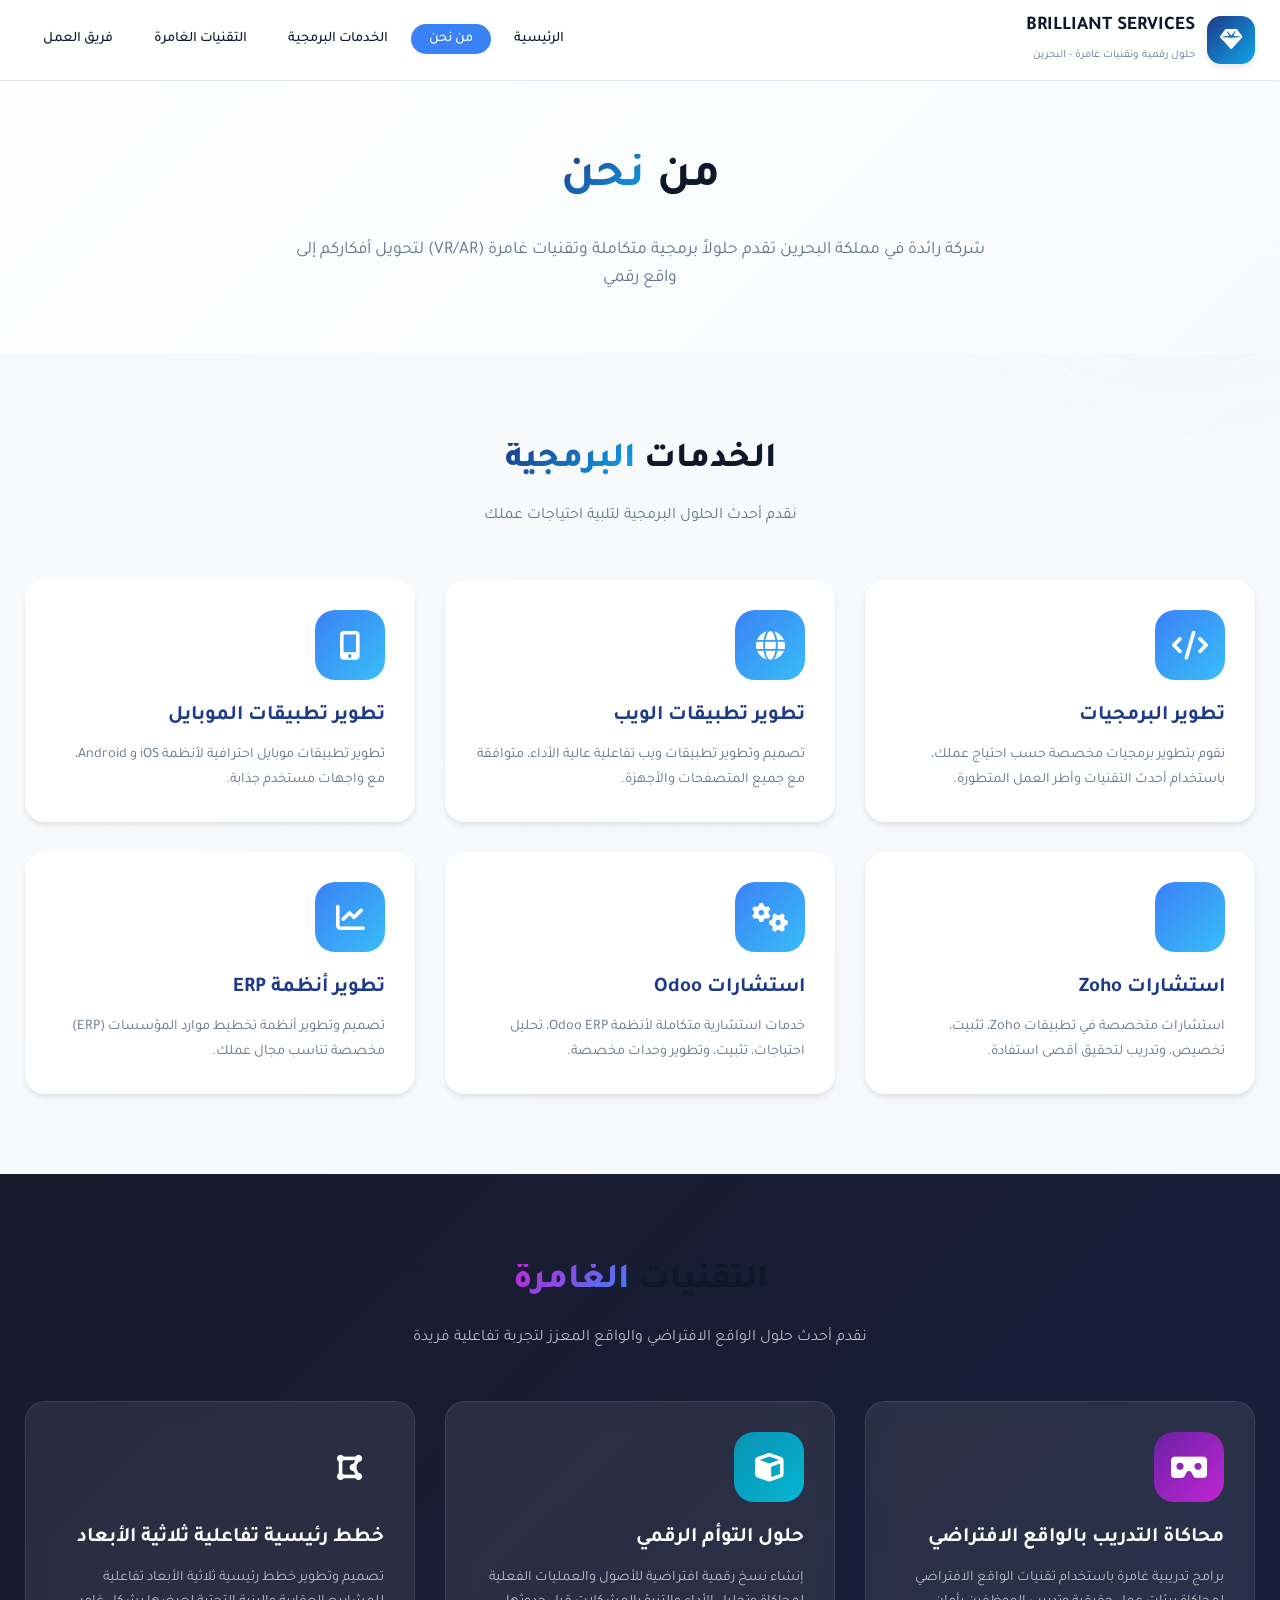
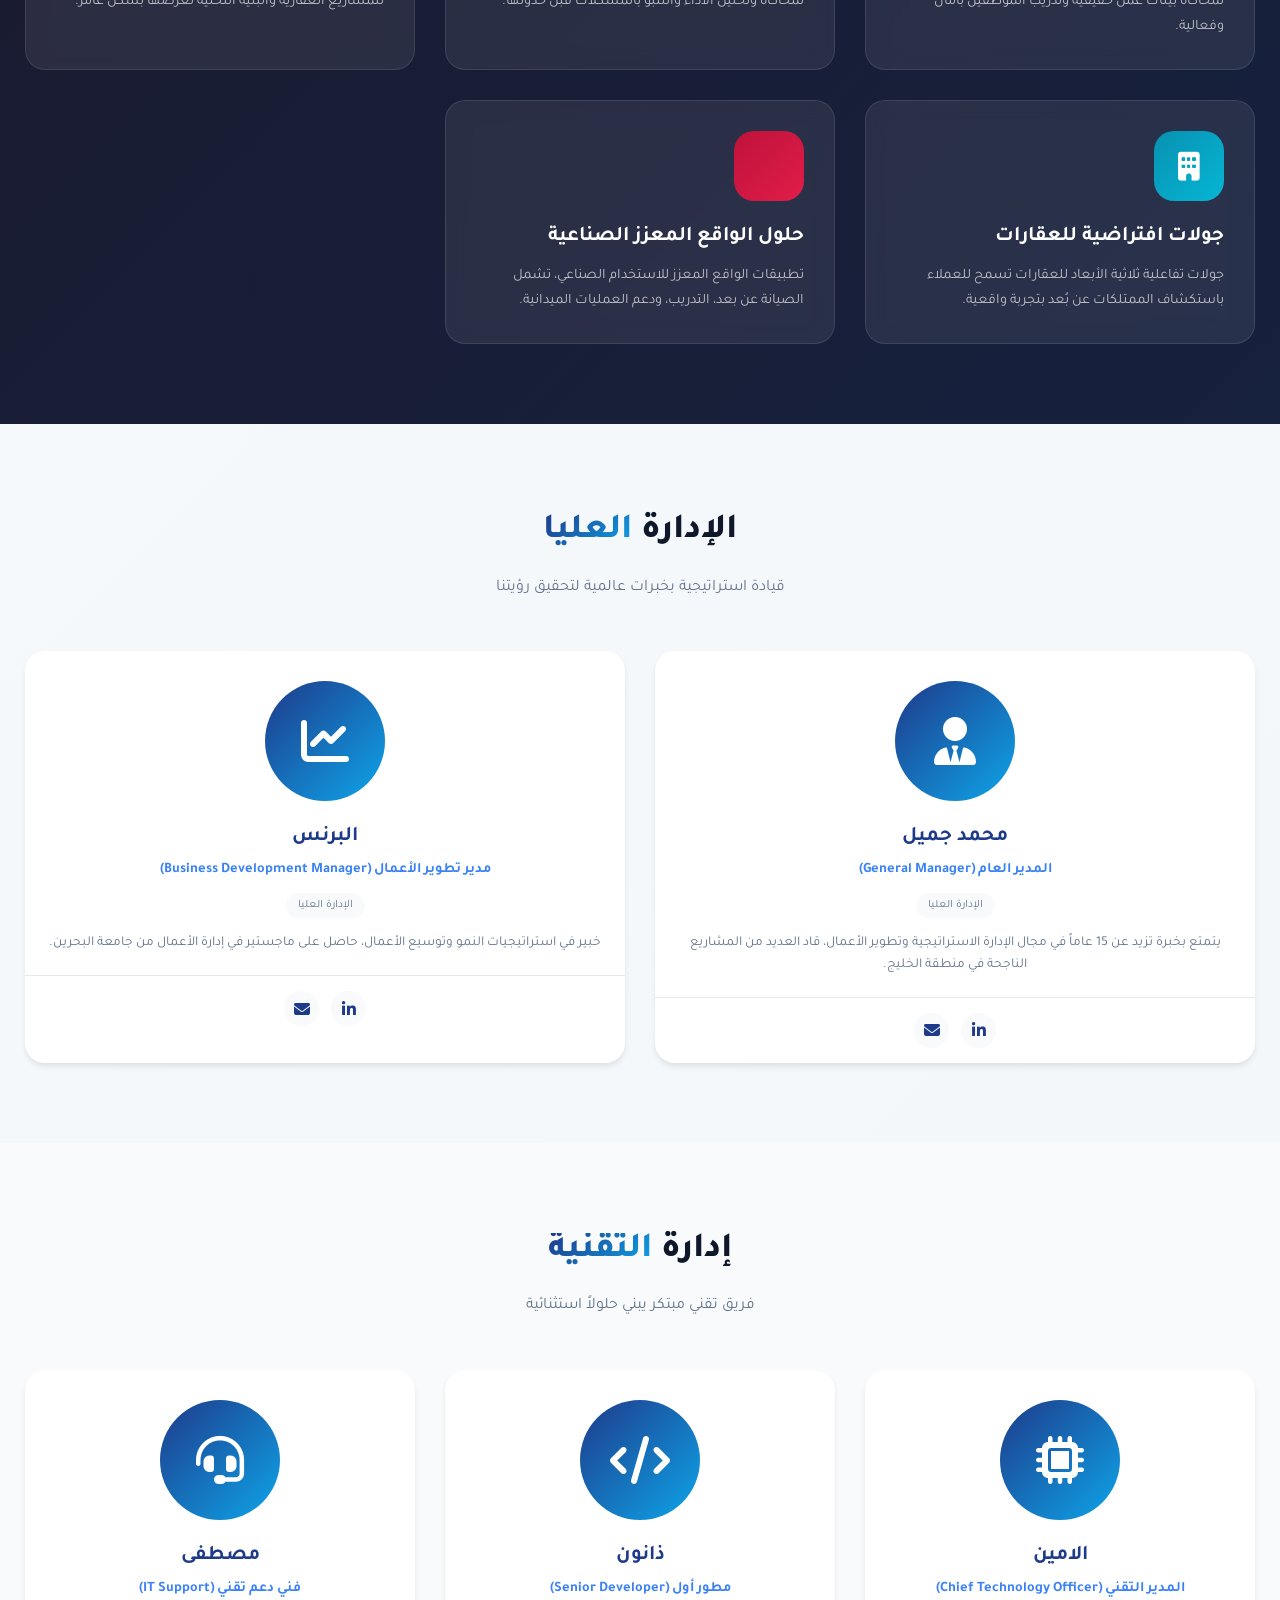
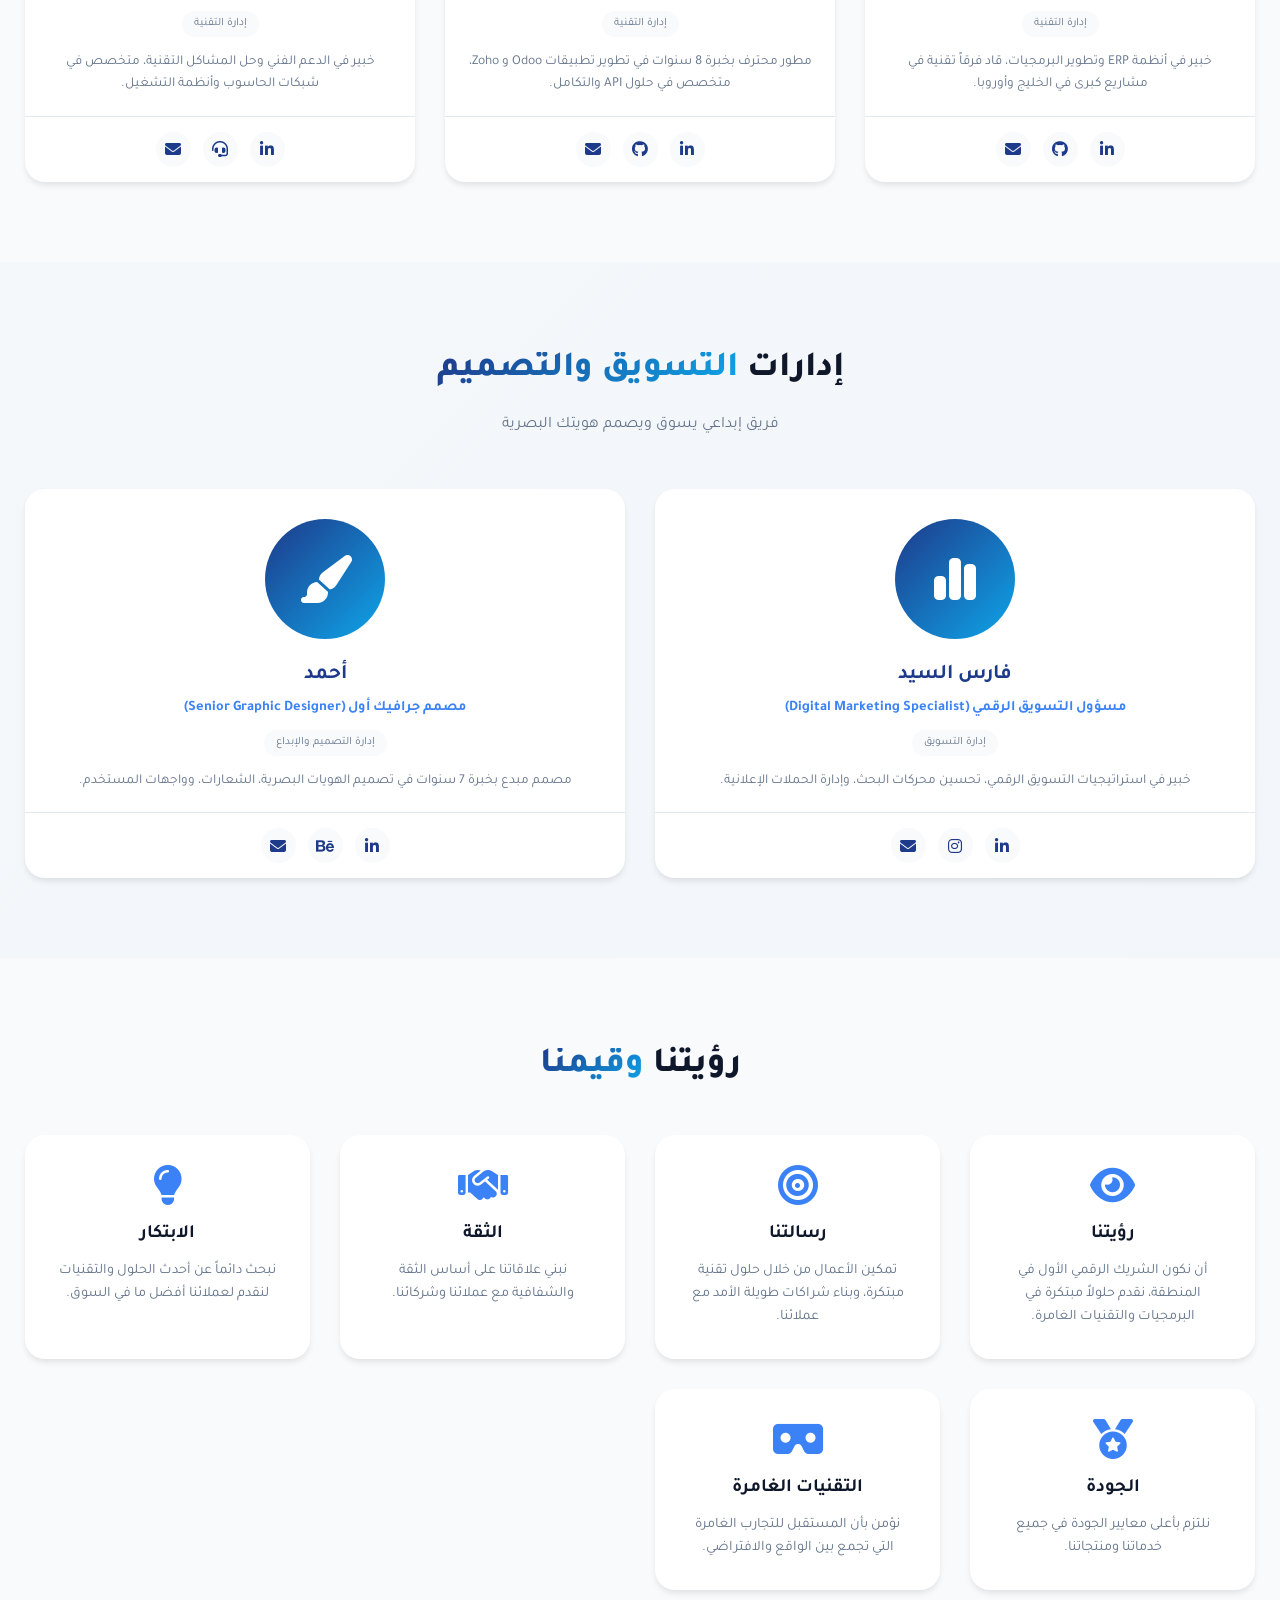
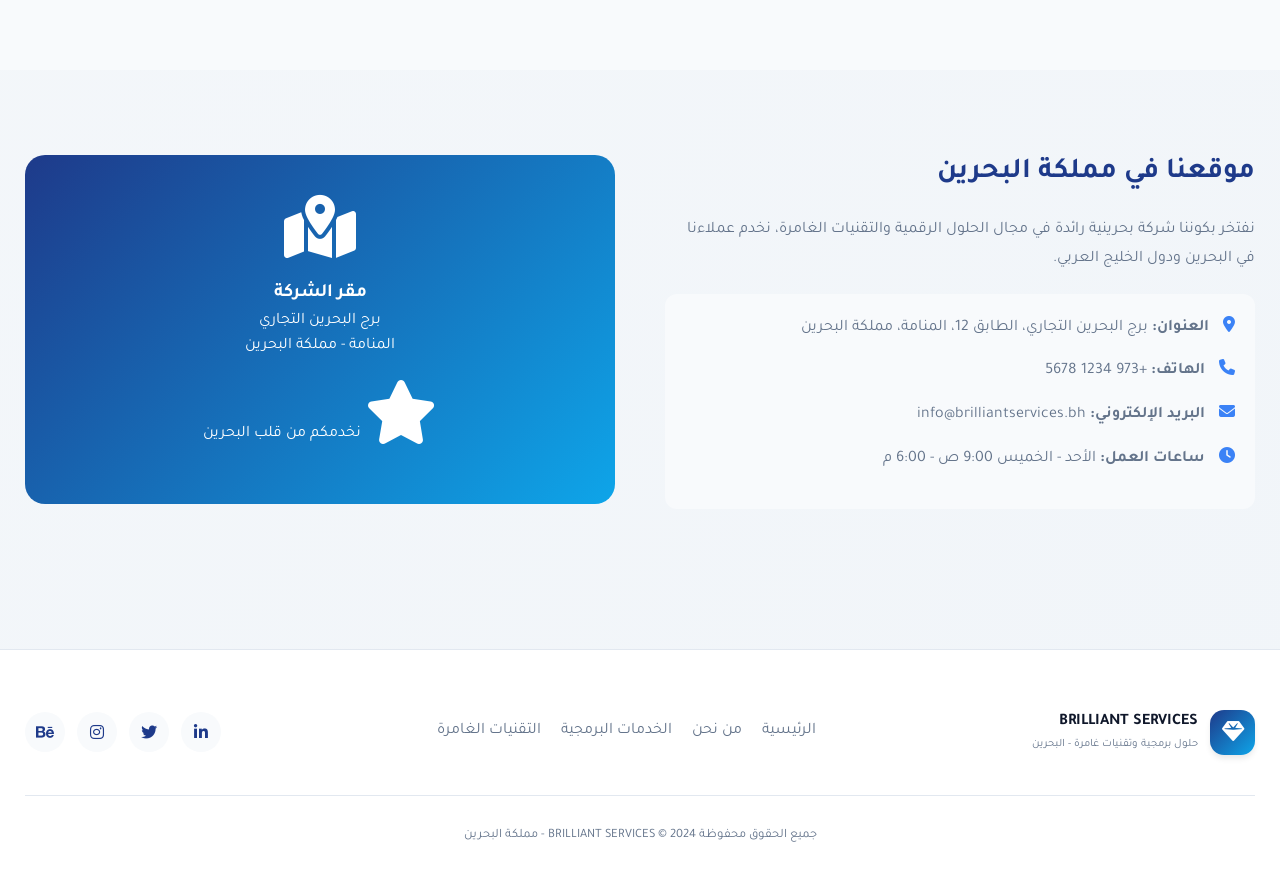
<file: aboutus.html>
<!DOCTYPE html>
<html lang="ar" dir="rtl">
<head>
    <meta charset="UTF-8">
    <meta name="viewport" content="width=device-width, initial-scale=1.0">
    <title>BRILLIANT SERVICES | من نحن - شركة رائدة في الحلول الرقمية والتقنيات الغامرة</title>
    <link href="https://fonts.googleapis.com/css2?family=Tajawal:wght@300;400;500;700;800;900&display=swap" rel="stylesheet">
    <link rel="stylesheet" href="https://cdnjs.cloudflare.com/ajax/libs/font-awesome/6.4.0/css/all.min.css">
    <style>
        :root {
            --primary: #1e3a8a;
            --primary-dark: #172554;
            --primary-light: #3b82f6;
            --secondary: #0ea5e9;
            --secondary-light: #38bdf8;
            --accent: #f97316;
            --accent-light: #fb923c;
            --white-pure: #ffffff;
            --white-soft: #f8fafc;
            --white-warm: #f1f5f9;
            --gray-light: #e2e8f0;
            --gray: #64748b;
            --dark: #0f172a;
            --brand-gradient: linear-gradient(135deg, #1e3a8a 0%, #0ea5e9 100%);
            --brand-gradient-light: linear-gradient(135deg, #3b82f6 0%, #38bdf8 100%);
            --vr-gradient: linear-gradient(135deg, #6b21a5 0%, #c026d3 100%);
            --ar-gradient: linear-gradient(135deg, #be123c 0%, #e11d48 100%);
            --shadow: 0 4px 6px -1px rgba(0, 0, 0, 0.1);
            --shadow-md: 0 10px 15px -3px rgba(0, 0, 0, 0.1);
            --shadow-lg: 0 20px 25px -5px rgba(0, 0, 0, 0.1);
            --border-radius: 20px;
            --border-radius-md: 16px;
            --border-radius-sm: 12px;
            --transition: all 0.3s cubic-bezier(0.4, 0, 0.2, 1);
        }
        
        * { margin: 0; padding: 0; box-sizing: border-box; }
        
        body {
            font-family: 'Tajawal', sans-serif;
            background: linear-gradient(135deg, var(--white-soft) 0%, var(--white-warm) 100%);
            color: var(--dark);
            line-height: 1.6;
            overflow-x: hidden;
        }
        
        .visual-bg { position: fixed; top: 0; left: 0; width: 100%; height: 100%; z-index: -2; pointer-events: none; }
        .pattern-dots { position: absolute; width: 100%; height: 100%; background-image: radial-gradient(var(--gray-light) 1px, transparent 1px); background-size: 30px 30px; opacity: 0.3; }
        .gradient-orb { position: absolute; width: 600px; height: 600px; background: radial-gradient(circle, rgba(59,130,246,0.08) 0%, transparent 70%); border-radius: 50%; top: -200px; right: -200px; filter: blur(60px); }
        
        header { background: rgba(255, 255, 255, 0.95); backdrop-filter: blur(10px); border-bottom: 1px solid var(--gray-light); position: fixed; width: 100%; top: 0; z-index: 1000; transition: var(--transition); }
        .container { max-width: 1300px; margin: 0 auto; padding: 0 25px; }
        .header-inner { display: flex; justify-content: space-between; align-items: center; padding: 12px 0; }
        .logo { display: flex; align-items: center; text-decoration: none; gap: 12px; }
        .logo-icon { width: 48px; height: 48px; background: var(--brand-gradient); border-radius: 14px; display: flex; align-items: center; justify-content: center; color: white; font-size: 1.4rem; box-shadow: var(--shadow); }
        .logo h1 { font-size: 1.2rem; margin: 0; color: var(--dark); }
        .logo span { font-size: 0.7rem; color: var(--gray); }
        .nav-links { display: flex; list-style: none; gap: 5px; flex-wrap: wrap; }
        .nav-links a { color: var(--dark); text-decoration: none; padding: 8px 18px; border-radius: 30px; font-weight: 500; transition: var(--transition); font-size: 0.9rem; }
        .nav-links a:hover, .nav-links a.active { background: var(--primary-light); color: white; }
        .mobile-menu-btn { display: none; background: none; border: none; font-size: 1.5rem; color: var(--primary); cursor: pointer; }
        
        .btn-primary { display: inline-flex; align-items: center; justify-content: center; gap: 8px; background: var(--brand-gradient); color: white; padding: 12px 28px; border-radius: 40px; text-decoration: none; font-weight: 700; border: none; cursor: pointer; transition: var(--transition); }
        .btn-primary:hover { transform: translateY(-2px); box-shadow: var(--shadow-md); }
        
        .page-hero { padding: 140px 0 60px; text-align: center; background: linear-gradient(135deg, var(--white-pure) 0%, var(--white-soft) 100%); }
        .page-hero h1 { font-size: clamp(2rem, 5vw, 3rem); margin-bottom: 20px; }
        .page-hero h1 span { background: var(--brand-gradient); -webkit-background-clip: text; background-clip: text; color: transparent; }
        .page-hero p { max-width: 700px; margin: 0 auto; color: var(--gray); font-size: 1.1rem; }
        
        .section-title { font-size: clamp(1.8rem, 3.5vw, 2.2rem); text-align: center; margin-bottom: 15px; color: var(--dark); font-weight: 800; }
        .section-title span { background: var(--brand-gradient); -webkit-background-clip: text; background-clip: text; color: transparent; }
        .section-subtitle { text-align: center; color: var(--gray); max-width: 700px; margin: 0 auto 50px; font-size: 1rem; }
        
        /* خدمات البرمجيات */
        .services-section { padding: 80px 0; }
        .services-grid { display: grid; grid-template-columns: repeat(auto-fit, minmax(320px, 1fr)); gap: 30px; }
        .service-card { background: var(--white-pure); border-radius: var(--border-radius); padding: 30px; transition: var(--transition); box-shadow: var(--shadow); }
        .service-card:hover { transform: translateY(-8px); box-shadow: var(--shadow-lg); }
        .service-icon { width: 70px; height: 70px; background: var(--brand-gradient-light); border-radius: 20px; display: flex; align-items: center; justify-content: center; margin-bottom: 20px; color: white; font-size: 1.8rem; }
        .service-card h3 { font-size: 1.3rem; margin-bottom: 10px; color: var(--primary); }
        .service-card p { color: var(--gray); font-size: 0.9rem; line-height: 1.7; }
        
        /* خدمات التقنيات الغامرة Immersive */
        .immersive-section { padding: 80px 0; background: linear-gradient(135deg, #1a1a2e 0%, #16213e 100%); color: white; }
        .immersive-section .section-title span { background: linear-gradient(135deg, #c026d3, #3b82f6); -webkit-background-clip: text; background-clip: text; color: transparent; }
        .immersive-section .section-subtitle { color: rgba(255,255,255,0.7); }
        .immersive-grid { display: grid; grid-template-columns: repeat(auto-fit, minmax(300px, 1fr)); gap: 30px; }
        .immersive-card { background: rgba(255,255,255,0.08); backdrop-filter: blur(10px); border-radius: var(--border-radius); padding: 30px; transition: var(--transition); border: 1px solid rgba(255,255,255,0.1); }
        .immersive-card:hover { transform: translateY(-8px); background: rgba(255,255,255,0.12); border-color: var(--secondary-light); }
        .immersive-icon { width: 70px; height: 70px; border-radius: 20px; display: flex; align-items: center; justify-content: center; margin-bottom: 20px; font-size: 1.8rem; }
        .vr-icon { background: var(--vr-gradient); }
        .ar-icon { background: var(--ar-gradient); }
        .dt-icon { background: linear-gradient(135deg, #0891b2, #06b6d4); }
        .immersive-card h3 { font-size: 1.3rem; margin-bottom: 10px; }
        .immersive-card p { color: rgba(255,255,255,0.7); font-size: 0.9rem; line-height: 1.7; }
        
        /* قسم الإدارة العليا */
        .department { padding: 80px 0; }
        .department:nth-child(even) { background: var(--white-soft); }
        .team-grid { display: grid; grid-template-columns: repeat(auto-fit, minmax(280px, 1fr)); gap: 30px; margin-top: 40px; }
        .team-card { background: var(--white-pure); border-radius: var(--border-radius); overflow: hidden; transition: var(--transition); box-shadow: var(--shadow); text-align: center; }
        .team-card:hover { transform: translateY(-8px); box-shadow: var(--shadow-lg); }
        .team-avatar { width: 120px; height: 120px; background: var(--brand-gradient); border-radius: 50%; display: flex; align-items: center; justify-content: center; margin: 30px auto 20px; color: white; font-size: 3rem; }
        .team-card h3 { font-size: 1.3rem; margin-bottom: 5px; color: var(--primary); }
        .team-position { color: var(--primary-light); font-weight: 600; margin-bottom: 10px; font-size: 0.9rem; }
        .team-department { background: var(--white-soft); display: inline-block; padding: 4px 12px; border-radius: 20px; font-size: 0.7rem; color: var(--gray); margin-bottom: 15px; }
        .team-bio { padding: 0 20px 20px; color: var(--gray); font-size: 0.85rem; line-height: 1.6; }
        .team-social { display: flex; justify-content: center; gap: 12px; padding: 15px; border-top: 1px solid var(--gray-light); }
        .team-social a { width: 35px; height: 35px; background: var(--white-soft); border-radius: 50%; display: flex; align-items: center; justify-content: center; color: var(--primary); transition: var(--transition); text-decoration: none; }
        .team-social a:hover { background: var(--primary-light); color: white; }
        
        /* القيم والرؤية */
        .values-section { padding: 80px 0; background: var(--white-soft); }
        .values-grid { display: grid; grid-template-columns: repeat(auto-fit, minmax(250px, 1fr)); gap: 30px; margin-top: 40px; }
        .value-card { text-align: center; padding: 30px; background: var(--white-pure); border-radius: var(--border-radius); transition: var(--transition); box-shadow: var(--shadow); }
        .value-card:hover { transform: translateY(-5px); box-shadow: var(--shadow-md); }
        .value-card i { font-size: 2.5rem; color: var(--primary-light); margin-bottom: 15px; }
        .value-card h3 { margin-bottom: 10px; }
        .value-card p { color: var(--gray); font-size: 0.9rem; }
        
        /* الموقع */
        .location-section { padding: 80px 0; }
        .location-grid { display: grid; grid-template-columns: 1fr 1fr; gap: 50px; align-items: center; }
        .location-info h2 { font-size: 1.8rem; margin-bottom: 20px; color: var(--primary); }
        .location-info p { color: var(--gray); margin-bottom: 15px; line-height: 1.8; }
        .location-address { background: var(--white-soft); padding: 20px; border-radius: var(--border-radius-sm); margin-top: 20px; }
        .location-address i { color: var(--primary-light); margin-left: 10px; }
        .location-map { background: var(--brand-gradient); border-radius: var(--border-radius); padding: 40px; text-align: center; color: white; min-height: 300px; display: flex; flex-direction: column; align-items: center; justify-content: center; }
        .location-map i { font-size: 4rem; margin-bottom: 20px; }
        
        footer { background: var(--white-pure); padding: 60px 0 30px; border-top: 1px solid var(--gray-light); margin-top: 60px; }
        .footer-inner { display: flex; justify-content: space-between; align-items: center; flex-wrap: wrap; gap: 30px; margin-bottom: 40px; }
        .footer-logo { display: flex; align-items: center; gap: 12px; }
        .footer-logo .logo-icon { width: 45px; height: 45px; }
        .footer-logo h3 { font-size: 1rem; margin: 0; }
        .footer-logo p { font-size: 0.7rem; color: var(--gray); }
        .footer-links { display: flex; gap: 20px; flex-wrap: wrap; }
        .footer-links a { text-decoration: none; color: var(--gray); transition: var(--transition); }
        .footer-links a:hover { color: var(--primary); }
        .social-links { display: flex; gap: 12px; }
        .social-links a { width: 40px; height: 40px; background: var(--white-soft); border-radius: 50%; display: flex; align-items: center; justify-content: center; color: var(--primary); transition: var(--transition); text-decoration: none; }
        .social-links a:hover { background: var(--primary-light); color: white; transform: translateY(-3px); }
        .footer-copyright { text-align: center; padding-top: 30px; border-top: 1px solid var(--gray-light); }
        .footer-copyright p { color: var(--gray); font-size: 0.8rem; }
        
        .scroll-progress { position: fixed; top: 0; right: 0; width: 0; height: 3px; background: var(--brand-gradient); z-index: 1001; transition: width 0.1s; }
        .reveal { opacity: 0; transform: translateY(30px); transition: all 0.7s ease; }
        .reveal.visible { opacity: 1; transform: translateY(0); }
        
        @media (max-width: 992px) {
            .location-grid { grid-template-columns: 1fr; }
            .location-map { order: -1; }
        }
        
        @media (max-width: 768px) {
            .container { padding: 0 20px; }
            .nav-links { display: none; position: absolute; top: 70px; right: 0; left: 0; background: var(--white-pure); flex-direction: column; padding: 20px; gap: 10px; box-shadow: var(--shadow-md); border-radius: 0 0 20px 20px; z-index: 999; }
            .nav-links.show { display: flex; }
            .mobile-menu-btn { display: block; }
            .services-grid, .immersive-grid, .team-grid, .values-grid { grid-template-columns: 1fr; }
            .footer-inner { flex-direction: column; text-align: center; }
        }
        
        @media (max-width: 480px) {
            .page-hero h1 { font-size: 1.8rem; }
            .service-card { padding: 20px; }
            .immersive-card { padding: 20px; }
        }
        
        @media (prefers-reduced-motion: reduce) {
            * { animation-duration: 0.01ms !important; transition-duration: 0.01ms !important; }
        }
    </style>
</head>
<body>

    <div class="scroll-progress" id="scrollProgress"></div>
    
    <div class="visual-bg">
        <div class="pattern-dots"></div>
        <div class="gradient-orb"></div>
    </div>
    
    <header id="header">
        <div class="container">
            <div class="header-inner">
                <a href="index.html" class="logo">
                    <div class="logo-icon"><i class="fas fa-gem"></i></div>
                    <div>
                        <h1>BRILLIANT SERVICES</h1>
                        <span>حلول رقمية وتقنيات غامرة - البحرين</span>
                    </div>
                </a>
                <button class="mobile-menu-btn" id="mobileMenuBtn"><i class="fas fa-bars"></i></button>
                <ul class="nav-links" id="navLinks">
                    <li><a href="index.html">الرئيسية</a></li>
                    <li><a href="about.html" class="active">من نحن</a></li>
                    <li><a href="#software-services">الخدمات البرمجية</a></li>
                    <li><a href="#immersive">التقنيات الغامرة</a></li>
                    <li><a href="#team">فريق العمل</a></li>
                </ul>
            </div>
        </div>
    </header>
    
    <!-- هيرو الصفحة -->
    <section class="page-hero">
        <div class="container">
            <h1>من <span>نحن</span></h1>
            <p>شركة رائدة في مملكة البحرين تقدم حلولاً برمجية متكاملة وتقنيات غامرة (VR/AR) لتحويل أفكاركم إلى واقع رقمي</p>
        </div>
    </section>
    
    <!-- ============================================ -->
    <!-- قسم الخدمات البرمجية Software Services -->
    <!-- ============================================ -->
    <section id="software-services" class="services-section">
        <div class="container">
            <h2 class="section-title">الخدمات <span>البرمجية</span></h2>
            <p class="section-subtitle">نقدم أحدث الحلول البرمجية لتلبية احتياجات عملك</p>
            
            <div class="services-grid reveal">
                <div class="service-card">
                    <div class="service-icon"><i class="fas fa-code"></i></div>
                    <h3>تطوير البرمجيات</h3>
                    <p>نقوم بتطوير برمجيات مخصصة حسب احتياج عملك، باستخدام أحدث التقنيات وأطر العمل المتطورة.</p>
                </div>
                <div class="service-card">
                    <div class="service-icon"><i class="fas fa-globe"></i></div>
                    <h3>تطوير تطبيقات الويب</h3>
                    <p>تصميم وتطوير تطبيقات ويب تفاعلية عالية الأداء، متوافقة مع جميع المتصفحات والأجهزة.</p>
                </div>
                <div class="service-card">
                    <div class="service-icon"><i class="fas fa-mobile-alt"></i></div>
                    <h3>تطوير تطبيقات الموبايل</h3>
                    <p>تطوير تطبيقات موبايل احترافية لأنظمة iOS و Android، مع واجهات مستخدم جذابة.</p>
                </div>
                <div class="service-card">
                    <div class="service-icon"><i class="fab fa-zoho"></i></div>
                    <h3>استشارات Zoho</h3>
                    <p>استشارات متخصصة في تطبيقات Zoho، تثبيت، تخصيص، وتدريب لتحقيق أقصى استفادة.</p>
                </div>
                <div class="service-card">
                    <div class="service-icon"><i class="fas fa-cogs"></i></div>
                    <h3>استشارات Odoo</h3>
                    <p>خدمات استشارية متكاملة لأنظمة Odoo ERP، تحليل احتياجات، تثبيت، وتطوير وحدات مخصصة.</p>
                </div>
                <div class="service-card">
                    <div class="service-icon"><i class="fas fa-chart-line"></i></div>
                    <h3>تطوير أنظمة ERP</h3>
                    <p>تصميم وتطوير أنظمة تخطيط موارد المؤسسات (ERP) مخصصة تناسب مجال عملك.</p>
                </div>
            </div>
        </div>
    </section>
    
    <!-- ============================================ -->
    <!-- قسم التقنيات الغامرة Immersive Technologies -->
    <!-- ============================================ -->
    <section id="immersive" class="immersive-section">
        <div class="container">
            <h2 class="section-title">التقنيات <span>الغامرة</span></h2>
            <p class="section-subtitle">نقدم أحدث حلول الواقع الافتراضي والواقع المعزز لتجربة تفاعلية فريدة</p>
            
            <div class="immersive-grid reveal">
                <div class="immersive-card">
                    <div class="immersive-icon vr-icon"><i class="fas fa-vr-cardboard"></i></div>
                    <h3>محاكاة التدريب بالواقع الافتراضي</h3>
                    <p>برامج تدريبية غامرة باستخدام تقنيات الواقع الافتراضي لمحاكاة بيئات عمل حقيقية وتدريب الموظفين بأمان وفعالية.</p>
                </div>
                <div class="immersive-card">
                    <div class="immersive-icon dt-icon"><i class="fas fa-cube"></i></div>
                    <h3>حلول التوأم الرقمي</h3>
                    <p>إنشاء نسخ رقمية افتراضية للأصول والعمليات الفعلية لمحاكاة وتحليل الأداء والتنبؤ بالمشكلات قبل حدوثها.</p>
                </div>
                <div class="immersive-card">
                    <div class="immersive-icon"><i class="fas fa-draw-polygon"></i></div>
                    <h3>خطط رئيسية تفاعلية ثلاثية الأبعاد</h3>
                    <p>تصميم وتطوير خطط رئيسية ثلاثية الأبعاد تفاعلية للمشاريع العقارية والبنية التحتية لعرضها بشكل غامر.</p>
                </div>
                <div class="immersive-card">
                    <div class="immersive-icon dt-icon"><i class="fas fa-building"></i></div>
                    <h3>جولات افتراضية للعقارات</h3>
                    <p>جولات تفاعلية ثلاثية الأبعاد للعقارات تسمح للعملاء باستكشاف الممتلكات عن بُعد بتجربة واقعية.</p>
                </div>
                <div class="immersive-card">
                    <div class="immersive-icon ar-icon"><i class="fas fa-ar"></i></div>
                    <h3>حلول الواقع المعزز الصناعية</h3>
                    <p>تطبيقات الواقع المعزز للاستخدام الصناعي، تشمل الصيانة عن بعد، التدريب، ودعم العمليات الميدانية.</p>
                </div>
            </div>
        </div>
    </section>
    
    <!-- ============================================ -->
    <!-- قسم الإدارة العليا -->
    <!-- ============================================ -->
    <section id="team" class="department">
        <div class="container">
            <h2 class="section-title">الإدارة <span>العليا</span></h2>
            <p class="section-subtitle">قيادة استراتيجية بخبرات عالمية لتحقيق رؤيتنا</p>
            
            <div class="team-grid reveal">
                <div class="team-card">
                    <div class="team-avatar"><i class="fas fa-user-tie"></i></div>
                    <h3>محمد جميل</h3>
                    <div class="team-position">المدير العام (General Manager)</div>
                    <div class="team-department">الإدارة العليا</div>
                    <div class="team-bio">يتمتع بخبرة تزيد عن 15 عاماً في مجال الإدارة الاستراتيجية وتطوير الأعمال، قاد العديد من المشاريع الناجحة في منطقة الخليج.</div>
                    <div class="team-social"><a href="#"><i class="fab fa-linkedin-in"></i></a><a href="#"><i class="fas fa-envelope"></i></a></div>
                </div>
                <div class="team-card">
                    <div class="team-avatar"><i class="fas fa-chart-line"></i></div>
                    <h3>البرنس </h3>
                    <div class="team-position">مدير تطوير الأعمال (Business Development Manager)</div>
                    <div class="team-department">الإدارة العليا</div>
                    <div class="team-bio">خبير في استراتيجيات النمو وتوسيع الأعمال، حاصل على ماجستير في إدارة الأعمال من جامعة البحرين.</div>
                    <div class="team-social"><a href="#"><i class="fab fa-linkedin-in"></i></a><a href="#"><i class="fas fa-envelope"></i></a></div>
                </div>
            </div>
        </div>
    </section>
    
    <!-- ============================================ -->
    <!-- قسم التقنية -->
    <!-- ============================================ -->
    <section class="department" style="background: var(--white-soft);">
        <div class="container">
            <h2 class="section-title">إدارة <span>التقنية</span></h2>
            <p class="section-subtitle">فريق تقني مبتكر يبني حلولاً استثنائية</p>
            
            <div class="team-grid reveal">
                <div class="team-card">
                    <div class="team-avatar"><i class="fas fa-microchip"></i></div>
                    <h3> الامين</h3>
                    <div class="team-position">المدير التقني (Chief Technology Officer)</div>
                    <div class="team-department">إدارة التقنية</div>
                    <div class="team-bio">خبير في أنظمة ERP وتطوير البرمجيات، قاد فرقاً تقنية في مشاريع كبرى في الخليج وأوروبا.</div>
                    <div class="team-social"><a href="#"><i class="fab fa-linkedin-in"></i></a><a href="#"><i class="fab fa-github"></i></a><a href="#"><i class="fas fa-envelope"></i></a></div>
                </div>
                <div class="team-card">
                    <div class="team-avatar"><i class="fas fa-code"></i></div>
                    <h3> ذانون</h3>
                    <div class="team-position">مطور أول (Senior Developer)</div>
                    <div class="team-department">إدارة التقنية</div>
                    <div class="team-bio">مطور محترف بخبرة 8 سنوات في تطوير تطبيقات Odoo و Zoho، متخصص في حلول API والتكامل.</div>
                    <div class="team-social"><a href="#"><i class="fab fa-linkedin-in"></i></a><a href="#"><i class="fab fa-github"></i></a><a href="#"><i class="fas fa-envelope"></i></a></div>
                </div>
                <div class="team-card">
                    <div class="team-avatar"><i class="fas fa-headset"></i></div>
                    <h3> مصطفى</h3>
                    <div class="team-position">فني دعم تقني (IT Support)</div>
                    <div class="team-department">إدارة التقنية</div>
                    <div class="team-bio">خبير في الدعم الفني وحل المشاكل التقنية، متخصص في شبكات الحاسوب وأنظمة التشغيل.</div>
                    <div class="team-social"><a href="#"><i class="fab fa-linkedin-in"></i></a><a href="#"><i class="fas fa-headset"></i></a><a href="#"><i class="fas fa-envelope"></i></a></div>
                </div>
            </div>
        </div>
    </section>
    
    <!-- ============================================ -->
    <!-- قسم التسويق والتصميم -->
    <!-- ============================================ -->
    <section class="department">
        <div class="container">
            <h2 class="section-title">إدارات <span>التسويق والتصميم</span></h2>
            <p class="section-subtitle">فريق إبداعي يسوق ويصمم هويتك البصرية</p>
            
            <div class="team-grid reveal">
                <div class="team-card">
                    <div class="team-avatar"><i class="fas fa-chart-simple"></i></div>
                    <h3>فارس السيد</h3>
                    <div class="team-position">مسؤول التسويق الرقمي (Digital Marketing Specialist)</div>
                    <div class="team-department">إدارة التسويق</div>
                    <div class="team-bio">خبير في استراتيجيات التسويق الرقمي، تحسين محركات البحث، وإدارة الحملات الإعلانية.</div>
                    <div class="team-social"><a href="#"><i class="fab fa-linkedin-in"></i></a><a href="#"><i class="fab fa-instagram"></i></a><a href="#"><i class="fas fa-envelope"></i></a></div>
                </div>
                <div class="team-card">
                    <div class="team-avatar"><i class="fas fa-paintbrush"></i></div>
                    <h3>أحمد </h3>
                    <div class="team-position">مصمم جرافيك أول (Senior Graphic Designer)</div>
                    <div class="team-department">إدارة التصميم والإبداع</div>
                    <div class="team-bio">مصمم مبدع بخبرة 7 سنوات في تصميم الهويات البصرية، الشعارات، وواجهات المستخدم.</div>
                    <div class="team-social"><a href="#"><i class="fab fa-linkedin-in"></i></a><a href="#"><i class="fab fa-behance"></i></a><a href="#"><i class="fas fa-envelope"></i></a></div>
                </div>
            </div>
        </div>
    </section>
    
    <!-- ============================================ -->
    <!-- القيم والرؤية -->
    <!-- ============================================ -->
    <section class="values-section">
        <div class="container">
            <h2 class="section-title">رؤيتنا <span>وقيمنا</span></h2>
            <div class="values-grid reveal">
                <div class="value-card"><i class="fas fa-eye"></i><h3>رؤيتنا</h3><p>أن نكون الشريك الرقمي الأول في المنطقة، نقدم حلولاً مبتكرة في البرمجيات والتقنيات الغامرة.</p></div>
                <div class="value-card"><i class="fas fa-bullseye"></i><h3>رسالتنا</h3><p>تمكين الأعمال من خلال حلول تقنية مبتكرة، وبناء شراكات طويلة الأمد مع عملائنا.</p></div>
                <div class="value-card"><i class="fas fa-handshake"></i><h3>الثقة</h3><p>نبني علاقاتنا على أساس الثقة والشفافية مع عملائنا وشركائنا.</p></div>
                <div class="value-card"><i class="fas fa-lightbulb"></i><h3>الابتكار</h3><p>نبحث دائماً عن أحدث الحلول والتقنيات لنقدم لعملائنا أفضل ما في السوق.</p></div>
                <div class="value-card"><i class="fas fa-medal"></i><h3>الجودة</h3><p>نلتزم بأعلى معايير الجودة في جميع خدماتنا ومنتجاتنا.</p></div>
                <div class="value-card"><i class="fas fa-vr-cardboard"></i><h3>التقنيات الغامرة</h3><p>نؤمن بأن المستقبل للتجارب الغامرة التي تجمع بين الواقع والافتراضي.</p></div>
            </div>
        </div>
    </section>
    
    <!-- ============================================ -->
    <!-- موقع الشركة -->
    <!-- ============================================ -->
    <section class="location-section">
        <div class="container">
            <div class="location-grid">
                <div class="location-info reveal">
                    <h2>موقعنا في <span style="color: var(--primary);">مملكة البحرين</span></h2>
                    <p>نفتخر بكوننا شركة بحرينية رائدة في مجال الحلول الرقمية والتقنيات الغامرة، نخدم عملاءنا في البحرين ودول الخليج العربي.</p>
                    <div class="location-address">
                        <p><i class="fas fa-map-marker-alt"></i> <strong>العنوان:</strong> برج البحرين التجاري، الطابق 12، المنامة، مملكة البحرين</p>
                        <p><i class="fas fa-phone"></i> <strong>الهاتف:</strong> +973 1234 5678</p>
                        <p><i class="fas fa-envelope"></i> <strong>البريد الإلكتروني:</strong> info@brilliantservices.bh</p>
                        <p><i class="fas fa-clock"></i> <strong>ساعات العمل:</strong> الأحد - الخميس 9:00 ص - 6:00 م</p>
                    </div>
                </div>
                <div class="location-map reveal">
                    <i class="fas fa-map-marked-alt"></i>
                    <h3>مقر الشركة</h3>
                    <p>برج البحرين التجاري<br>المنامة - مملكة البحرين</p>
                    <div style="margin-top: 20px;"><i class="fas fa-star"></i> نخدمكم من قلب البحرين</div>
                </div>
            </div>
        </div>
    </section>
    
    <!-- ============================================ -->
    <!-- الفوتر -->
    <!-- ============================================ -->
    <footer>
        <div class="container">
            <div class="footer-inner">
                <div class="footer-logo">
                    <div class="logo-icon"><i class="fas fa-gem"></i></div>
                    <div><h3>BRILLIANT SERVICES</h3><p>حلول برمجية وتقنيات غامرة - البحرين</p></div>
                </div>
                <div class="footer-links">
                    <a href="index.html">الرئيسية</a>
                    <a href="about.html">من نحن</a>
                    <a href="#software-services">الخدمات البرمجية</a>
                    <a href="#immersive">التقنيات الغامرة</a>
                </div>
                <div class="social-links">
                    <a href="#"><i class="fab fa-linkedin-in"></i></a>
                    <a href="#"><i class="fab fa-twitter"></i></a>
                    <a href="#"><i class="fab fa-instagram"></i></a>
                    <a href="#"><i class="fab fa-behance"></i></a>
                </div>
            </div>
            <div class="footer-copyright"><p>جميع الحقوق محفوظة BRILLIANT SERVICES © 2024 - مملكة البحرين</p></div>
        </div>
    </footer>
    
    <script>
        window.addEventListener('scroll', () => {
            const winScroll = document.documentElement.scrollTop;
            const height = document.documentElement.scrollHeight - window.innerHeight;
            const scrolled = (winScroll / height) * 100;
            const progressBar = document.getElementById('scrollProgress');
            if (progressBar) progressBar.style.width = scrolled + '%';
            const header = document.getElementById('header');
            if (header) header.style.boxShadow = window.scrollY > 50 ? 'var(--shadow)' : 'none';
        });
        
        const reveals = document.querySelectorAll('.reveal');
        const revealObserver = new IntersectionObserver((entries) => {
            entries.forEach(entry => { if (entry.isIntersecting) entry.target.classList.add('visible'); });
        }, { threshold: 0.1 });
        reveals.forEach(el => revealObserver.observe(el));
        
        const mobileMenuBtn = document.getElementById('mobileMenuBtn');
        const navLinks = document.getElementById('navLinks');
        if (mobileMenuBtn && navLinks) {
            mobileMenuBtn.addEventListener('click', () => {
                navLinks.classList.toggle('show');
                const icon = mobileMenuBtn.querySelector('i');
                if (icon) icon.classList.toggle('fa-times');
            });
            navLinks.querySelectorAll('a').forEach(link => {
                link.addEventListener('click', () => {
                    navLinks.classList.remove('show');
                    const icon = mobileMenuBtn.querySelector('i');
                    if (icon) icon.classList.remove('fa-times');
                });
            });
        }
        
        const teamCards = document.querySelectorAll('.team-card, .service-card, .immersive-card');
        teamCards.forEach(card => {
            card.addEventListener('mouseenter', function(e) {
                if (window.innerWidth > 768) {
                    const rect = this.getBoundingClientRect();
                    const x = e.clientX - rect.left;
                    const y = e.clientY - rect.top;
                    const centerX = rect.width / 2;
                    const centerY = rect.height / 2;
                    const rotateY = (x - centerX) / 30;
                    const rotateX = (centerY - y) / 30;
                    this.style.transform = `perspective(800px) rotateX(${rotateX}deg) rotateY(${rotateY}deg) translateY(-5px)`;
                }
            });
            card.addEventListener('mouseleave', function() { this.style.transform = ''; });
        });
        
        console.log('✅ صفحة من نحن - شركة BRILLIANT SERVICES في البحرين');
        console.log('📋 الخدمات البرمجية: 6 خدمات');
        console.log('🕶️ التقنيات الغامرة: 5 خدمات (VR/AR/Digital Twin)');
        console.log('👥 الفريق: 7 موظفين');
    </script>
</body>
</html>
</file>
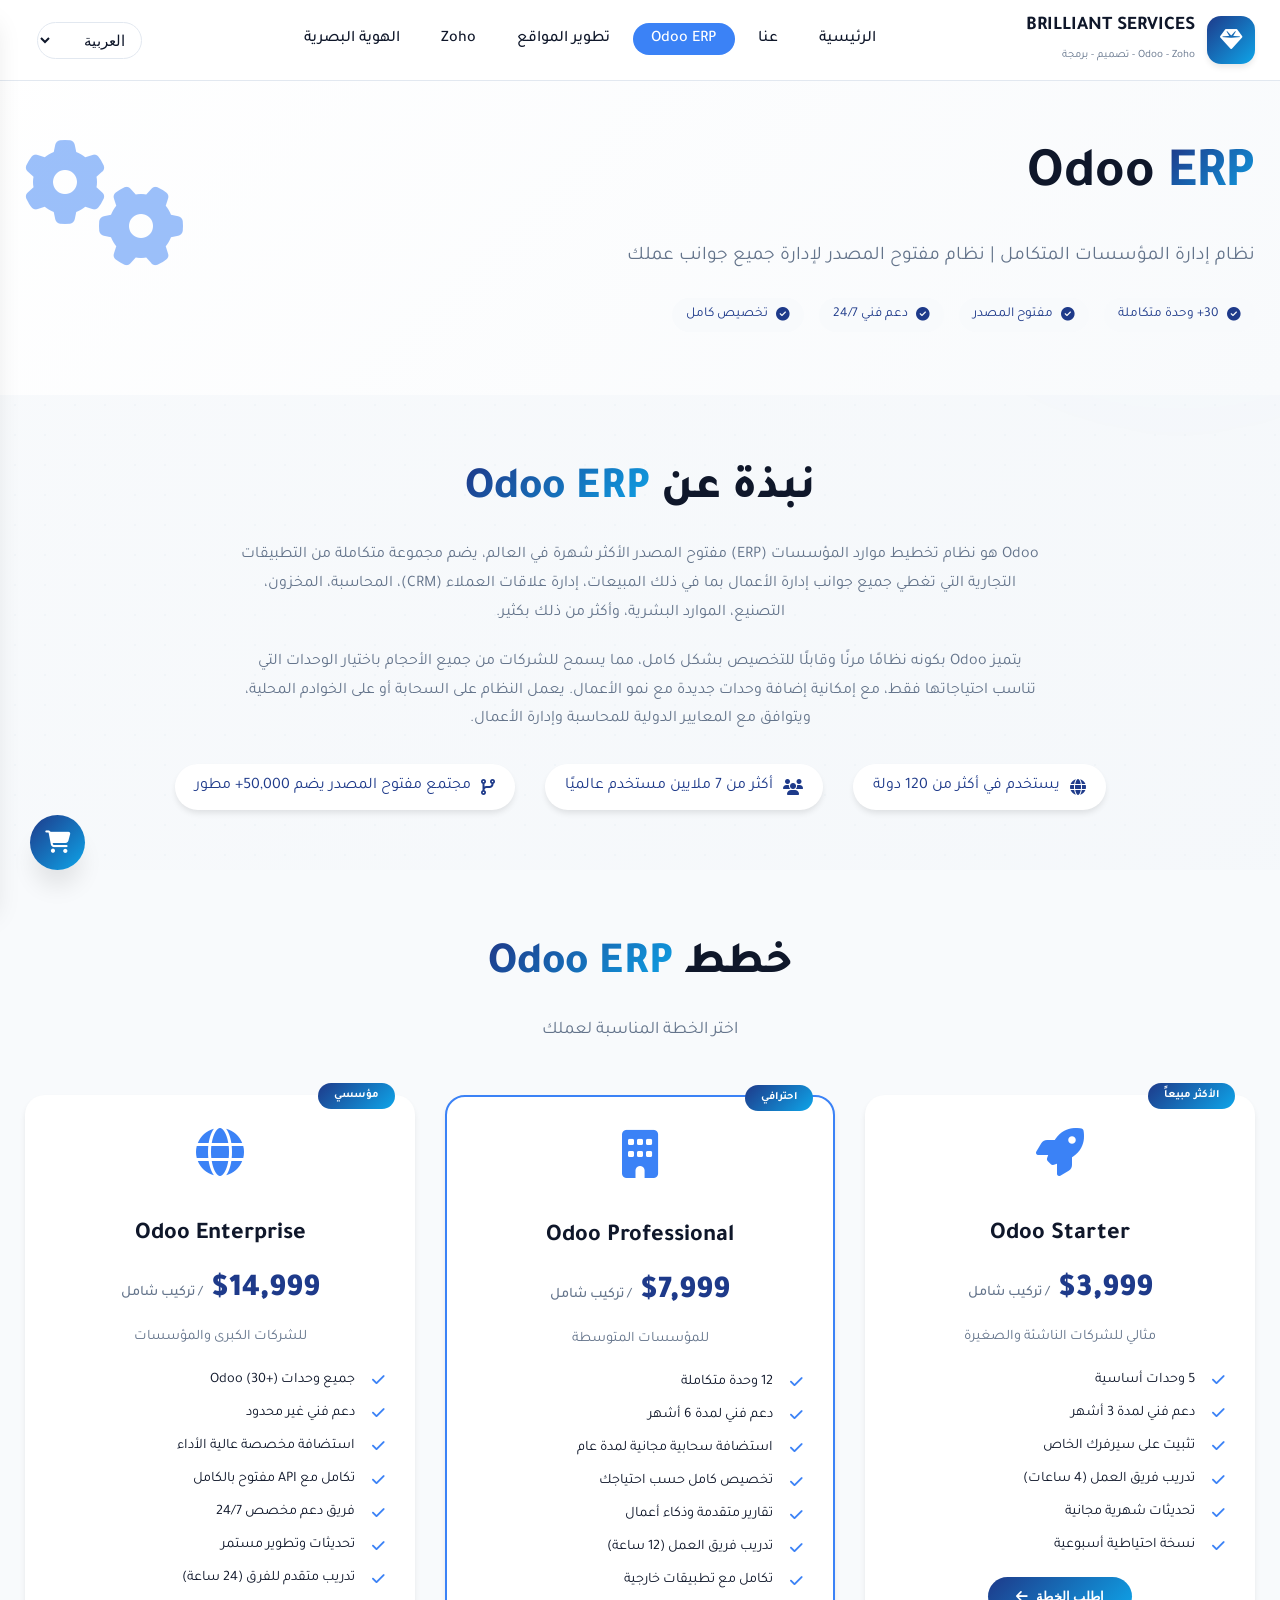
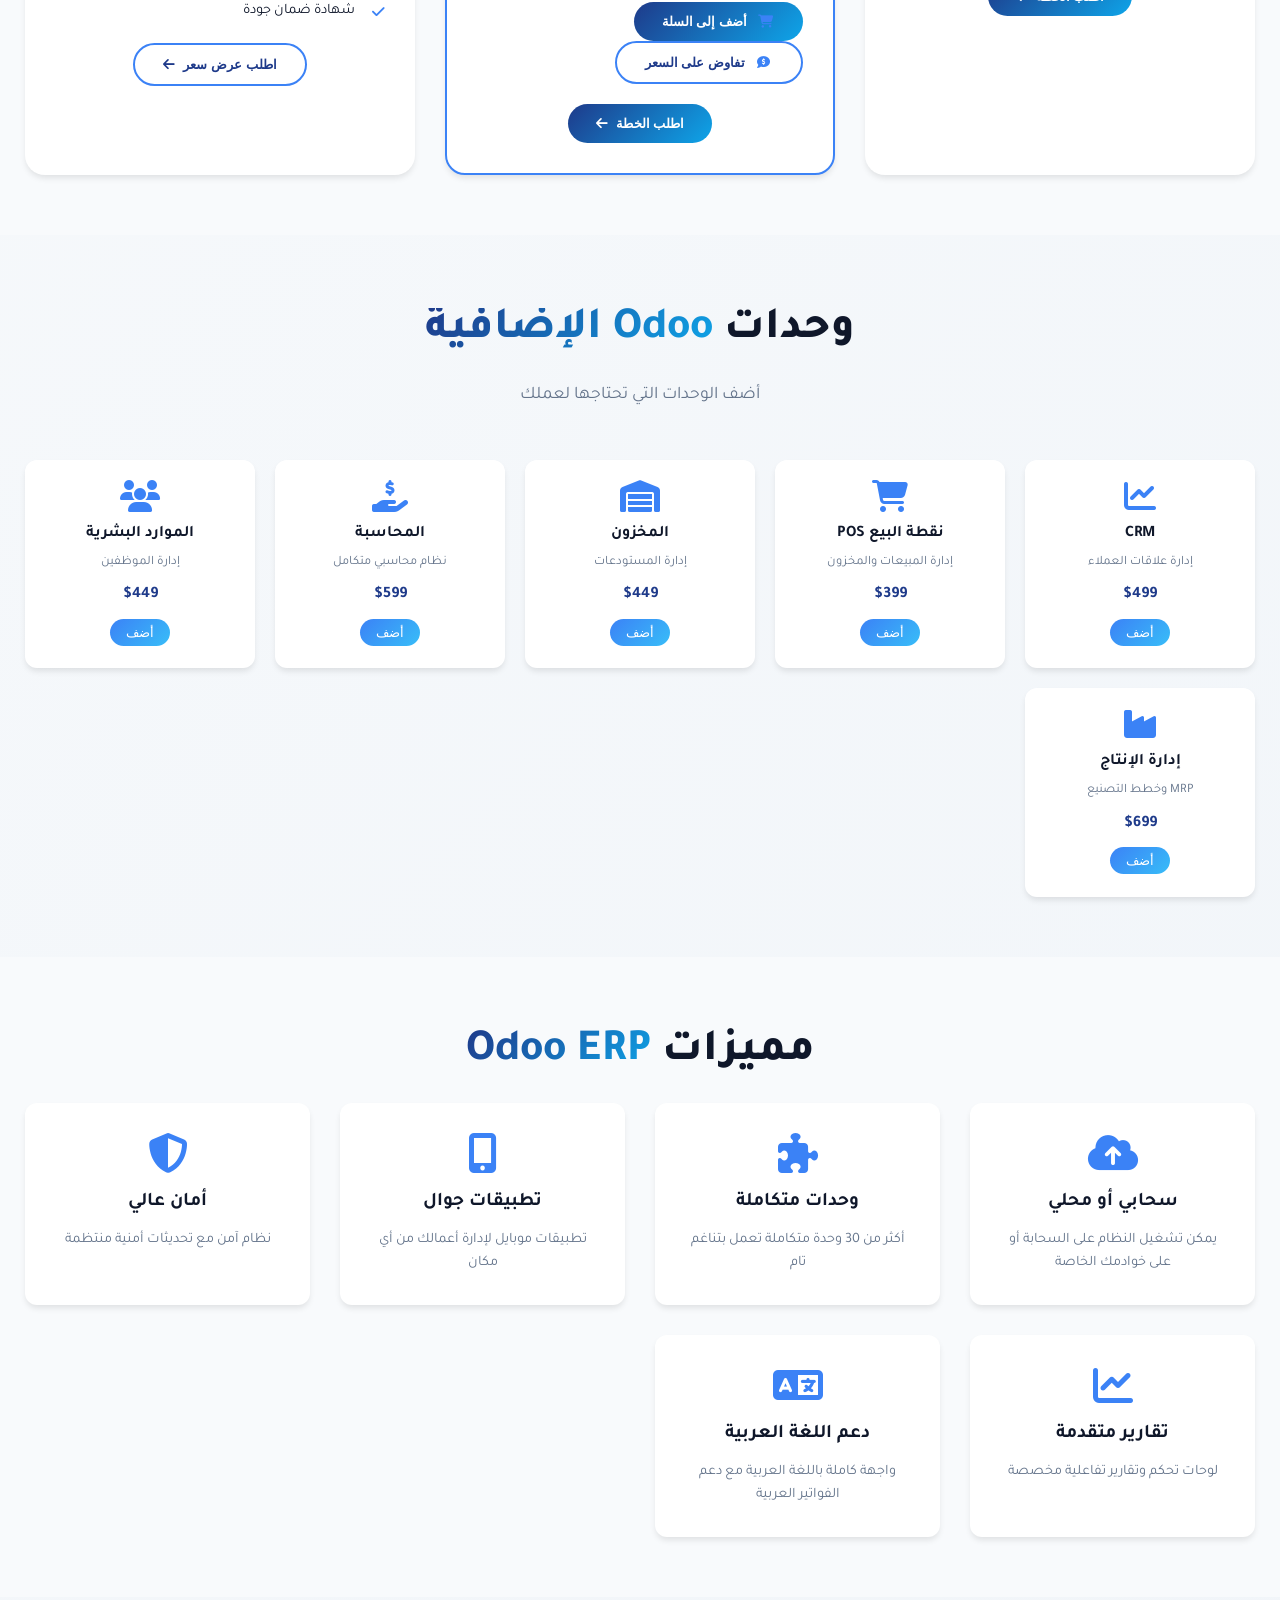
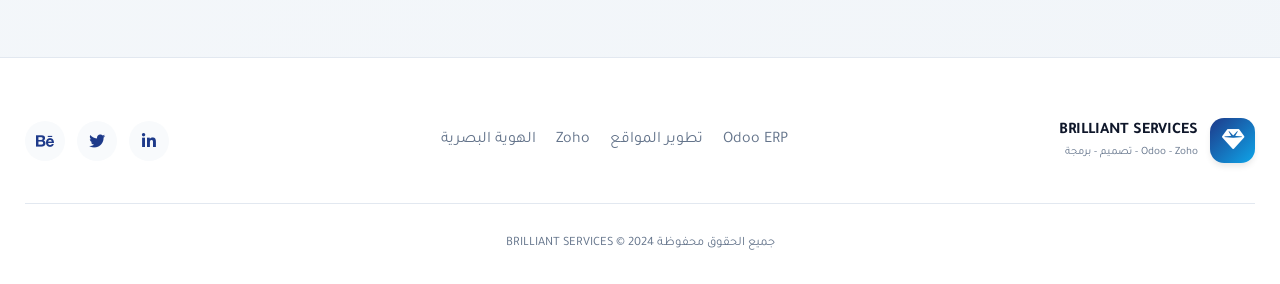
<file: odoo.html>
<!DOCTYPE html>
<html lang="ar" dir="rtl">
<head>
    <meta charset="UTF-8">
    <meta name="viewport" content="width=device-width, initial-scale=1.0">
    <title data-i18n-title="page.title.odoo">BRILLIANT SERVICES | Odoo ERP - أنظمة إدارة المؤسسات</title>
    <link href="https://fonts.googleapis.com/css2?family=Tajawal:wght@300;400;500;700;800;900&display=swap" rel="stylesheet">
    <link rel="stylesheet" href="https://cdnjs.cloudflare.com/ajax/libs/font-awesome/6.4.0/css/all.min.css">
    <link rel="stylesheet" href="css/style.css">
</head>
<body>
    <div class="scroll-progress" id="scrollProgress"></div>
    
    <div class="visual-bg"><div class="pattern-dots"></div><div class="gradient-orb"></div></div>
    
    <header id="header">
        <div class="container">
            <div class="header-inner">
                <a href="index.html" class="logo"><div class="logo-icon"><i class="fas fa-gem"></i></div><div><h1>BRILLIANT SERVICES</h1><span data-i18n="header.tagline">Odoo - Zoho - تصميم - برمجة</span></div></a>
                <button class="mobile-menu-btn" id="mobileMenuBtn"><i class="fas fa-bars"></i></button>
                <ul class="nav-links" id="navLinks">
                    <li><a href="index.html" data-i18n="nav.home">الرئيسية</a></li>
                    <li><a href="aboutus.html" data-i18n="nav.about">عنا</a></li>
                    <li><a href="odoo.html" class="active" data-i18n="nav.odoo">Odoo ERP</a></li>
                    <li><a href="web-dev.html" data-i18n="nav.webdev">تطوير المواقع</a></li>
                    <li><a href="zoho.html" data-i18n="nav.zoho">Zoho</a></li>
                    <li><a href="visual-identity.html" data-i18n="nav.visual">الهوية البصرية</a></li>
                </ul>
                <div class="language-switcher">
                    <select id="languageSelector" aria-label="Language selector">
                        <option value="ar">العربية</option>
                        <option value="en">English</option>
                        <option value="fr">Français</option>
                    </select>
                </div>
            </div>
        </div>
    </header>
    
    <!-- نبذة عن المنتج -->
    <section class="product-hero">
        <div class="container">
            <div class="product-hero-content">
                <div class="product-hero-text">
                    <h1>Odoo <span>ERP</span></h1>
                    <p>نظام إدارة المؤسسات المتكامل | نظام مفتوح المصدر لإدارة جميع جوانب عملك</p>
                    <div class="product-features-summary">
                        <span><i class="fas fa-check-circle"></i> 30+ وحدة متكاملة</span>
                        <span><i class="fas fa-check-circle"></i> مفتوح المصدر</span>
                        <span><i class="fas fa-check-circle"></i> دعم فني 24/7</span>
                        <span><i class="fas fa-check-circle"></i> تخصيص كامل</span>
                    </div>
                </div>
                <div class="product-hero-icon"><i class="fas fa-cogs"></i></div>
            </div>
        </div>
    </section>
    
    <!-- نبذة تفصيلية -->
    <section class="product-about">
        <div class="container">
            <h2 class="section-title">نبذة عن <span>Odoo ERP</span></h2>
            <div class="about-content">
                <p>Odoo هو نظام تخطيط موارد المؤسسات (ERP) مفتوح المصدر الأكثر شهرة في العالم، يضم مجموعة متكاملة من التطبيقات التجارية التي تغطي جميع جوانب إدارة الأعمال بما في ذلك المبيعات، إدارة علاقات العملاء (CRM)، المحاسبة، المخزون، التصنيع، الموارد البشرية، وأكثر من ذلك بكثير.</p>
                <p>يتميز Odoo بكونه نظامًا مرنًا وقابلًا للتخصيص بشكل كامل، مما يسمح للشركات من جميع الأحجام باختيار الوحدات التي تناسب احتياجاتها فقط، مع إمكانية إضافة وحدات جديدة مع نمو الأعمال. يعمل النظام على السحابة أو على الخوادم المحلية، ويتوافق مع المعايير الدولية للمحاسبة وإدارة الأعمال.</p>
                <div class="about-highlights">
                    <div><i class="fas fa-globe"></i> يستخدم في أكثر من 120 دولة</div>
                    <div><i class="fas fa-users"></i> أكثر من 7 ملايين مستخدم عالميًا</div>
                    <div><i class="fas fa-code-branch"></i> مجتمع مفتوح المصدر يضم 50,000+ مطور</div>
                </div>
            </div>
        </div>
    </section>
    
    <!-- الخطط والأسعار -->
    <section class="plans-section">
        <div class="container">
            <h2 class="section-title">خطط <span>Odoo ERP</span></h2>
            <p class="section-subtitle">اختر الخطة المناسبة لعملك</p>
            
            <div class="plans-grid">
                <div class="plan-card">
                    <div class="plan-badge">الأكثر مبيعاً</div>
                    <div class="plan-icon"><i class="fas fa-rocket"></i></div>
                    <h3>Odoo Starter</h3>
                    <div class="plan-price">$3,999 <span>/ تركيب شامل</span></div>
                    <p class="plan-desc">مثالي للشركات الناشئة والصغيرة</p>
                    <ul class="plan-features">
                        <li><i class="fas fa-check"></i> 5 وحدات أساسية</li>
                        <li><i class="fas fa-check"></i> دعم فني لمدة 3 أشهر</li>
                        <li><i class="fas fa-check"></i> تثبيت على سيرفرك الخاص</li>
                        <li><i class="fas fa-check"></i> تدريب فريق العمل (4 ساعات)</li>
                        <li><i class="fas fa-check"></i> تحديثات شهرية مجانية</li>
                        <li><i class="fas fa-check"></i> نسخة احتياطية أسبوعية</li>
                    </ul>
                    <button class="btn-primary" onclick="showInquiry('Odoo Starter - 3,999$')">اطلب الخطة <i class="fas fa-arrow-left"></i></button>
                </div>
                
                <div class="plan-card featured">
                    <div class="plan-badge">احترافي</div>
                    <div class="plan-icon"><i class="fas fa-building"></i></div>
                    <h3>Odoo Professional</h3>
                    <div class="plan-price">$7,999 <span>/ تركيب شامل</span></div>
                    <p class="plan-desc">للمؤسسات المتوسطة</p>
                    <ul class="plan-features">
                        <li><i class="fas fa-check"></i> 12 وحدة متكاملة</li>
                        <li><i class="fas fa-check"></i> دعم فني لمدة 6 أشهر</li>
                        <li><i class="fas fa-check"></i> استضافة سحابية مجانية لمدة عام</li>
                        <li><i class="fas fa-check"></i> تخصيص كامل حسب احتياجك</li>
                        <li><i class="fas fa-check"></i> تقارير متقدمة وذكاء أعمال</li>
                        <li><i class="fas fa-check"></i> تدريب فريق العمل (12 ساعة)</li>
                        <li><i class="fas fa-check"></i> تكامل مع تطبيقات خارجية</li>
                        <!-- مثال لزر إضافة إلى السلة مع خيار المناقشة -->
<button class="btn-primary" onclick="addToCart('odoo-starter')">
    <i class="fas fa-shopping-cart"></i> أضف إلى السلة
</button>
<button class="btn-outline" onclick="openNegotiationModal('odoo-starter', 'Odoo Starter', '3,999$')">
    <i class="fas fa-comment-dollar"></i> تفاوض على السعر
</button>
                    </ul>
                    <button class="btn-primary" onclick="showInquiry('Odoo Professional - 7,999$')">اطلب الخطة <i class="fas fa-arrow-left"></i></button>
                </div>
                
                <div class="plan-card">
                    <div class="plan-badge">مؤسسي</div>
                    <div class="plan-icon"><i class="fas fa-globe"></i></div>
                    <h3>Odoo Enterprise</h3>
                    <div class="plan-price">$14,999 <span>/ تركيب شامل</span></div>
                    <p class="plan-desc">للشركات الكبرى والمؤسسات</p>
                    <ul class="plan-features">
                        <li><i class="fas fa-check"></i> جميع وحدات Odoo (30+)</li>
                        <li><i class="fas fa-check"></i> دعم فني غير محدود</li>
                        <li><i class="fas fa-check"></i> استضافة مخصصة عالية الأداء</li>
                        <li><i class="fas fa-check"></i> تكامل مع API مفتوح بالكامل</li>
                        <li><i class="fas fa-check"></i> فريق دعم مخصص 24/7</li>
                        <li><i class="fas fa-check"></i> تحديثات وتطوير مستمر</li>
                        <li><i class="fas fa-check"></i> تدريب متقدم للفرق (24 ساعة)</li>
                        <li><i class="fas fa-check"></i> شهادة ضمان جودة</li>
                    </ul>
                    <button class="btn-outline" onclick="showInquiry('Odoo Enterprise - عرض مخصص')">اطلب عرض سعر <i class="fas fa-arrow-left"></i></button>
                </div>
            </div>
        </div>
    </section>
    
    <!-- الوحدات الإضافية -->
    <section class="modules-section">
        <div class="container">
            <h2 class="section-title">وحدات <span>Odoo الإضافية</span></h2>
            <p class="section-subtitle">أضف الوحدات التي تحتاجها لعملك</p>
            
            <div class="modules-grid">
                <div class="module-card"><i class="fas fa-chart-line"></i><h4>CRM</h4><p>إدارة علاقات العملاء</p><div class="module-price">$499</div><button class="btn-sm" onclick="showInquiry('وحدة CRM - 499$')">أضف</button></div>
                <div class="module-card"><i class="fas fa-shopping-cart"></i><h4>نقطة البيع POS</h4><p>إدارة المبيعات والمخزون</p><div class="module-price">$399</div><button class="btn-sm" onclick="showInquiry('وحدة POS - 399$')">أضف</button></div>
                <div class="module-card"><i class="fas fa-warehouse"></i><h4>المخزون</h4><p>إدارة المستودعات</p><div class="module-price">$449</div><button class="btn-sm" onclick="showInquiry('وحدة المخزون - 449$')">أضف</button></div>
                <div class="module-card"><i class="fas fa-hand-holding-usd"></i><h4>المحاسبة</h4><p>نظام محاسبي متكامل</p><div class="module-price">$599</div><button class="btn-sm" onclick="showInquiry('وحدة المحاسبة - 599$')">أضف</button></div>
                <div class="module-card"><i class="fas fa-users"></i><h4>الموارد البشرية</h4><p>إدارة الموظفين</p><div class="module-price">$449</div><button class="btn-sm" onclick="showInquiry('وحدة HR - 449$')">أضف</button></div>
                <div class="module-card"><i class="fas fa-industry"></i><h4>إدارة الإنتاج</h4><p>MRP وخطط التصنيع</p><div class="module-price">$699</div><button class="btn-sm" onclick="showInquiry('وحدة الإنتاج - 699$')">أضف</button></div>
            </div>
        </div>
    </section>
    
    <!-- مميزات Odoo -->
    <section class="features-section">
        <div class="container">
            <h2 class="section-title">مميزات <span>Odoo ERP</span></h2>
            <div class="features-grid">
                <div class="feature-card"><i class="fas fa-cloud-upload-alt"></i><h4>سحابي أو محلي</h4><p>يمكن تشغيل النظام على السحابة أو على خوادمك الخاصة</p></div>
                <div class="feature-card"><i class="fas fa-puzzle-piece"></i><h4>وحدات متكاملة</h4><p>أكثر من 30 وحدة متكاملة تعمل بتناغم تام</p></div>
                <div class="feature-card"><i class="fas fa-mobile-alt"></i><h4>تطبيقات جوال</h4><p>تطبيقات موبايل لإدارة أعمالك من أي مكان</p></div>
                <div class="feature-card"><i class="fas fa-shield-alt"></i><h4>أمان عالي</h4><p>نظام آمن مع تحديثات أمنية منتظمة</p></div>
                <div class="feature-card"><i class="fas fa-chart-line"></i><h4>تقارير متقدمة</h4><p>لوحات تحكم وتقارير تفاعلية مخصصة</p></div>
                <div class="feature-card"><i class="fas fa-language"></i><h4>دعم اللغة العربية</h4><p>واجهة كاملة باللغة العربية مع دعم الفواتير العربية</p></div>
            </div>
        </div>
    </section>
    
    <footer>
        <div class="container">
            <div class="footer-inner">
                <div class="footer-logo"><div class="logo-icon"><i class="fas fa-gem"></i></div><div><h3>BRILLIANT SERVICES</h3><p data-i18n="footer.tagline">Odoo - Zoho - تصميم - برمجة</p></div></div>
                <div class="footer-links"><a href="odoo.html">Odoo ERP</a><a href="web-dev.html">تطوير المواقع</a><a href="zoho.html">Zoho</a><a href="visual-identity.html">الهوية البصرية</a></div>
                <div class="social-links"><a href="#"><i class="fab fa-linkedin-in"></i></a><a href="#"><i class="fab fa-twitter"></i></a><a href="#"><i class="fab fa-behance"></i></a></div>
            </div>
            <div class="footer-copyright"><p data-i18n="footer.rights">جميع الحقوق محفوظة BRILLIANT SERVICES © 2024</p></div>
        </div>
    </footer>
    
    <script src="js/main.js"></script>
</body>
</html>
</file>
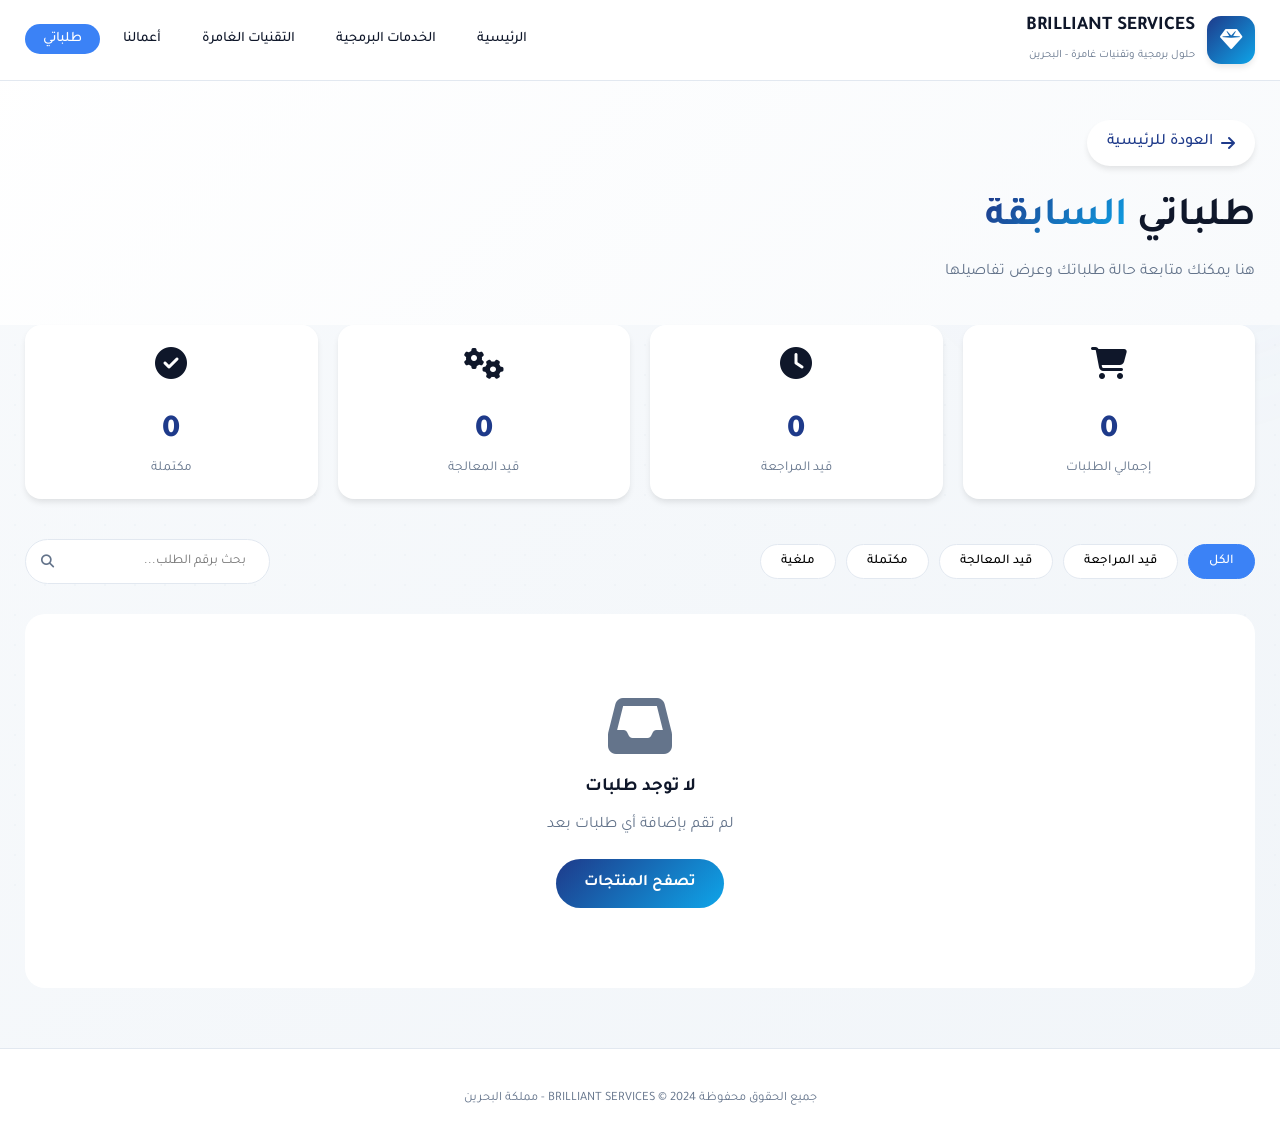
<file: orders.html>
<!DOCTYPE html>
<html lang="ar" dir="rtl">
<head>
    <meta charset="UTF-8">
    <meta name="viewport" content="width=device-width, initial-scale=1.0">
    <title>طلباتي - BRILLIANT SERVICES | متابعة الطلبات</title>
    <link href="https://fonts.googleapis.com/css2?family=Tajawal:wght@300;400;500;700;800;900&display=swap" rel="stylesheet">
    <link rel="stylesheet" href="https://cdnjs.cloudflare.com/ajax/libs/font-awesome/6.4.0/css/all.min.css">
    <style>
        :root {
            --primary: #1e3a8a;
            --primary-dark: #172554;
            --primary-light: #3b82f6;
            --secondary: #0ea5e9;
            --secondary-light: #38bdf8;
            --accent: #f97316;
            --accent-light: #fb923c;
            --success: #10b981;
            --warning: #f59e0b;
            --danger: #ef4444;
            --white-pure: #ffffff;
            --white-soft: #f8fafc;
            --white-warm: #f1f5f9;
            --gray-light: #e2e8f0;
            --gray: #64748b;
            --dark: #0f172a;
            --brand-gradient: linear-gradient(135deg, #1e3a8a 0%, #0ea5e9 100%);
            --brand-gradient-light: linear-gradient(135deg, #3b82f6 0%, #38bdf8 100%);
            --shadow: 0 4px 6px -1px rgba(0, 0, 0, 0.1);
            --shadow-md: 0 10px 15px -3px rgba(0, 0, 0, 0.1);
            --shadow-lg: 0 20px 25px -5px rgba(0, 0, 0, 0.1);
            --border-radius: 20px;
            --border-radius-md: 16px;
            --border-radius-sm: 12px;
            --transition: all 0.3s cubic-bezier(0.4, 0, 0.2, 1);
        }
        
        * { margin: 0; padding: 0; box-sizing: border-box; }
        
        body {
            font-family: 'Tajawal', sans-serif;
            background: linear-gradient(135deg, var(--white-soft) 0%, var(--white-warm) 100%);
            color: var(--dark);
            line-height: 1.6;
            overflow-x: hidden;
        }
        
        /* خلفية */
        .visual-bg { position: fixed; top: 0; left: 0; width: 100%; height: 100%; z-index: -2; pointer-events: none; }
        .pattern-dots { position: absolute; width: 100%; height: 100%; background-image: radial-gradient(var(--gray-light) 1px, transparent 1px); background-size: 30px 30px; opacity: 0.3; }
        .gradient-orb { position: absolute; width: 600px; height: 600px; background: radial-gradient(circle, rgba(59,130,246,0.08) 0%, transparent 70%); border-radius: 50%; top: -200px; right: -200px; filter: blur(60px); }
        
        /* الهيدر */
        header { background: rgba(255, 255, 255, 0.95); backdrop-filter: blur(10px); border-bottom: 1px solid var(--gray-light); position: fixed; width: 100%; top: 0; z-index: 1000; transition: var(--transition); }
        .container { max-width: 1300px; margin: 0 auto; padding: 0 25px; }
        .header-inner { display: flex; justify-content: space-between; align-items: center; padding: 12px 0; }
        .logo { display: flex; align-items: center; text-decoration: none; gap: 12px; }
        .logo-icon { width: 48px; height: 48px; background: var(--brand-gradient); border-radius: 14px; display: flex; align-items: center; justify-content: center; color: white; font-size: 1.4rem; box-shadow: var(--shadow); }
        .logo h1 { font-size: 1.2rem; margin: 0; color: var(--dark); }
        .logo span { font-size: 0.7rem; color: var(--gray); }
        .nav-links { display: flex; list-style: none; gap: 5px; flex-wrap: wrap; }
        .nav-links a { color: var(--dark); text-decoration: none; padding: 8px 18px; border-radius: 30px; font-weight: 500; transition: var(--transition); font-size: 0.9rem; }
        .nav-links a:hover, .nav-links a.active { background: var(--primary-light); color: white; }
        .mobile-menu-btn { display: none; background: none; border: none; font-size: 1.5rem; color: var(--primary); cursor: pointer; }
        
        /* زر العودة */
        .back-btn {
            display: inline-flex;
            align-items: center;
            gap: 8px;
            background: var(--white-pure);
            color: var(--primary);
            padding: 10px 20px;
            border-radius: 40px;
            text-decoration: none;
            font-weight: 500;
            margin-bottom: 20px;
            transition: var(--transition);
            box-shadow: var(--shadow);
        }
        .back-btn:hover { transform: translateX(-5px); background: var(--primary-light); color: white; }
        
        .btn-primary {
            display: inline-flex;
            align-items: center;
            justify-content: center;
            gap: 8px;
            background: var(--brand-gradient);
            color: white;
            padding: 12px 28px;
            border-radius: 40px;
            text-decoration: none;
            font-weight: 700;
            border: none;
            cursor: pointer;
            transition: var(--transition);
        }
        .btn-primary:hover { transform: translateY(-2px); box-shadow: var(--shadow-md); }
        
        /* صفحة الطلبات */
        .orders-header {
            padding: 120px 0 40px;
            background: linear-gradient(135deg, var(--white-pure) 0%, var(--white-soft) 100%);
        }
        .orders-header h1 {
            font-size: clamp(1.8rem, 3.5vw, 2.5rem);
            margin-bottom: 10px;
        }
        .orders-header h1 span {
            background: var(--brand-gradient);
            -webkit-background-clip: text;
            background-clip: text;
            color: transparent;
        }
        .orders-header p { color: var(--gray); }
        
        .stats-cards {
            display: grid;
            grid-template-columns: repeat(auto-fit, minmax(200px, 1fr));
            gap: 20px;
            margin-bottom: 40px;
        }
        .stat-card {
            background: var(--white-pure);
            border-radius: var(--border-radius-md);
            padding: 20px;
            text-align: center;
            box-shadow: var(--shadow);
            transition: var(--transition);
        }
        .stat-card:hover { transform: translateY(-5px); box-shadow: var(--shadow-md); }
        .stat-card .stat-icon { font-size: 2rem; margin-bottom: 10px; }
        .stat-card .stat-number { font-size: 2rem; font-weight: 900; color: var(--primary); }
        .stat-card .stat-label { color: var(--gray); font-size: 0.85rem; }
        
        /* الفلترة */
        .filters-section {
            margin-bottom: 30px;
            display: flex;
            justify-content: space-between;
            align-items: center;
            flex-wrap: wrap;
            gap: 15px;
        }
        .filter-buttons {
            display: flex;
            gap: 10px;
            flex-wrap: wrap;
        }
        .filter-btn {
            background: var(--white-pure);
            border: 1px solid var(--gray-light);
            padding: 8px 20px;
            border-radius: 40px;
            cursor: pointer;
            font-family: 'Tajawal', sans-serif;
            font-weight: 500;
            transition: var(--transition);
        }
        .filter-btn:hover, .filter-btn.active {
            background: var(--primary-light);
            color: white;
            border-color: var(--primary-light);
        }
        .search-box {
            display: flex;
            align-items: center;
            background: var(--white-pure);
            border: 1px solid var(--gray-light);
            border-radius: 40px;
            padding: 5px 15px;
        }
        .search-box input {
            border: none;
            padding: 8px;
            font-family: 'Tajawal', sans-serif;
            outline: none;
            background: transparent;
            width: 200px;
        }
        .search-box button {
            background: none;
            border: none;
            color: var(--gray);
            cursor: pointer;
        }
        
        /* بطاقات الطلبات */
        .orders-container {
            display: flex;
            flex-direction: column;
            gap: 25px;
        }
        .order-card {
            background: var(--white-pure);
            border-radius: var(--border-radius);
            overflow: hidden;
            box-shadow: var(--shadow);
            transition: var(--transition);
        }
        .order-card:hover { transform: translateY(-3px); box-shadow: var(--shadow-lg); }
        
        .order-header {
            background: linear-gradient(135deg, var(--white-soft) 0%, var(--white-pure) 100%);
            padding: 20px 25px;
            border-bottom: 1px solid var(--gray-light);
            display: flex;
            justify-content: space-between;
            align-items: center;
            flex-wrap: wrap;
            gap: 15px;
        }
        .order-id {
            font-size: 1.1rem;
            font-weight: 700;
            color: var(--primary);
        }
        .order-id i { margin-left: 8px; }
        .order-date {
            color: var(--gray);
            font-size: 0.85rem;
        }
        .order-status {
            display: inline-flex;
            align-items: center;
            gap: 8px;
            padding: 6px 15px;
            border-radius: 30px;
            font-size: 0.8rem;
            font-weight: 600;
        }
        .status-pending { background: #fef3c7; color: #d97706; }
        .status-processing { background: #dbeafe; color: #2563eb; }
        .status-completed { background: #d1fae5; color: #059669; }
        .status-cancelled { background: #fee2e2; color: #dc2626; }
        
        .order-body {
            padding: 20px 25px;
            display: flex;
            justify-content: space-between;
            flex-wrap: wrap;
            gap: 20px;
        }
        .order-items {
            flex: 2;
        }
        .order-items h4 {
            margin-bottom: 10px;
            color: var(--primary);
            font-size: 1rem;
        }
        .order-item {
            display: flex;
            justify-content: space-between;
            padding: 8px 0;
            border-bottom: 1px dashed var(--gray-light);
        }
        .order-item-name {
            display: flex;
            align-items: center;
            gap: 10px;
            flex-wrap: wrap;
        }
        .negotiable-tag {
            background: #fef3c7;
            color: #d97706;
            font-size: 0.65rem;
            padding: 2px 8px;
            border-radius: 20px;
        }
        .custom-tag {
            background: #dbeafe;
            color: #2563eb;
            font-size: 0.65rem;
            padding: 2px 8px;
            border-radius: 20px;
        }
        .order-item-price { font-weight: 600; color: var(--primary); }
        
        .order-customer {
            flex: 1;
            min-width: 200px;
            background: var(--white-soft);
            padding: 15px;
            border-radius: var(--border-radius-sm);
        }
        .order-customer h4 {
            margin-bottom: 10px;
            color: var(--primary);
            font-size: 1rem;
        }
        .customer-info p {
            font-size: 0.85rem;
            margin-bottom: 5px;
            color: var(--gray);
        }
        .customer-info i {
            width: 25px;
            color: var(--primary-light);
        }
        
        .order-footer {
            padding: 15px 25px;
            background: var(--white-soft);
            border-top: 1px solid var(--gray-light);
            display: flex;
            justify-content: space-between;
            align-items: center;
            flex-wrap: wrap;
            gap: 15px;
        }
        .order-total {
            font-size: 1.2rem;
            font-weight: 800;
            color: var(--primary);
        }
        .order-actions {
            display: flex;
            gap: 10px;
        }
        .btn-sm {
            padding: 6px 16px;
            border-radius: 30px;
            font-size: 0.8rem;
            cursor: pointer;
            transition: var(--transition);
            border: none;
            font-family: 'Tajawal', sans-serif;
        }
        .btn-view {
            background: var(--brand-gradient-light);
            color: white;
        }
        .btn-cancel {
            background: #fee2e2;
            color: #dc2626;
        }
        .btn-cancel:hover { background: #dc2626; color: white; }
        
        /* نافذة تفاصيل الطلب */
        .modal {
            display: none;
            position: fixed;
            top: 0;
            left: 0;
            width: 100%;
            height: 100%;
            background: rgba(0,0,0,0.5);
            z-index: 1100;
            align-items: center;
            justify-content: center;
        }
        .modal-content {
            background: var(--white-pure);
            border-radius: var(--border-radius);
            max-width: 600px;
            width: 90%;
            max-height: 85vh;
            overflow-y: auto;
        }
        .modal-header {
            padding: 20px;
            border-bottom: 1px solid var(--gray-light);
            display: flex;
            justify-content: space-between;
            align-items: center;
        }
        .modal-header h3 { color: var(--primary); }
        .modal-close {
            background: none;
            border: none;
            font-size: 1.2rem;
            cursor: pointer;
            color: var(--gray);
        }
        .modal-body { padding: 20px; }
        .modal-footer {
            padding: 20px;
            border-top: 1px solid var(--gray-light);
            display: flex;
            justify-content: flex-end;
            gap: 10px;
        }
        
        .detail-row {
            display: flex;
            margin-bottom: 15px;
            padding-bottom: 10px;
            border-bottom: 1px solid var(--gray-light);
        }
        .detail-label {
            width: 120px;
            font-weight: 600;
            color: var(--primary);
        }
        .detail-value { flex: 1; color: var(--gray); }
        
        .empty-orders {
            text-align: center;
            padding: 80px 20px;
            background: var(--white-pure);
            border-radius: var(--border-radius);
        }
        .empty-orders i { font-size: 4rem; color: var(--gray); margin-bottom: 15px; }
        .empty-orders h3 { margin-bottom: 10px; }
        .empty-orders p { color: var(--gray); margin-bottom: 20px; }
        
        /* إشعارات */
        .notification {
            position: fixed;
            bottom: 30px;
            right: 30px;
            background: var(--white-pure);
            border-right: 4px solid var(--primary);
            padding: 12px 20px;
            border-radius: 12px;
            box-shadow: var(--shadow-lg);
            z-index: 10000;
            transform: translateX(120%);
            transition: transform 0.3s;
        }
        .notification.show { transform: translateX(0); }
        
        /* شريط التقدم */
        .scroll-progress {
            position: fixed;
            top: 0;
            right: 0;
            width: 0;
            height: 3px;
            background: var(--brand-gradient);
            z-index: 1001;
            transition: width 0.1s;
        }
        
        footer {
            background: var(--white-pure);
            padding: 40px 0 20px;
            border-top: 1px solid var(--gray-light);
            margin-top: 60px;
            text-align: center;
        }
        .footer-copyright p { color: var(--gray); font-size: 0.8rem; }
        
        @media (max-width: 768px) {
            .container { padding: 0 20px; }
            .nav-links { display: none; position: absolute; top: 70px; right: 0; left: 0; background: var(--white-pure); flex-direction: column; padding: 20px; gap: 10px; box-shadow: var(--shadow-md); border-radius: 0 0 20px 20px; z-index: 999; }
            .nav-links.show { display: flex; }
            .mobile-menu-btn { display: block; }
            .order-header { flex-direction: column; align-items: flex-start; }
            .order-body { flex-direction: column; }
            .filters-section { flex-direction: column; }
            .search-box { width: 100%; }
            .search-box input { flex: 1; }
        }
        
        @media (max-width: 480px) {
            .stats-cards { grid-template-columns: 1fr 1fr; }
            .order-footer { flex-direction: column; }
            .order-actions { width: 100%; justify-content: center; }
        }
    </style>
</head>
<body>

    <div class="scroll-progress" id="scrollProgress"></div>
    
    <div class="visual-bg">
        <div class="pattern-dots"></div>
        <div class="gradient-orb"></div>
    </div>
    
    <header id="header">
        <div class="container">
            <div class="header-inner">
                <a href="index.html" class="logo">
                    <div class="logo-icon"><i class="fas fa-gem"></i></div>
                    <div>
                        <h1>BRILLIANT SERVICES</h1>
                        <span>حلول برمجية وتقنيات غامرة - البحرين</span>
                    </div>
                </a>
                <button class="mobile-menu-btn" id="mobileMenuBtn"><i class="fas fa-bars"></i></button>
                <ul class="nav-links" id="navLinks">
                    <li><a href="index.html">الرئيسية</a></li>
                    <li><a href="index.html#software-services">الخدمات البرمجية</a></li>
                    <li><a href="index.html#immersive">التقنيات الغامرة</a></li>
                    <li><a href="index.html#portfolio">أعمالنا</a></li>
                    <li><a href="orders.html" class="active">طلباتي</a></li>
                </ul>
            </div>
        </div>
    </header>
    
    <section class="orders-header">
        <div class="container">
            <a href="index.html" class="back-btn"><i class="fas fa-arrow-right"></i> العودة للرئيسية</a>
            <h1>طلباتي <span>السابقة</span></h1>
            <p>هنا يمكنك متابعة حالة طلباتك وعرض تفاصيلها</p>
        </div>
    </section>
    
    <section class="orders-section">
        <div class="container">
            <!-- إحصائيات سريعة -->
            <div class="stats-cards" id="statsCards">
                <div class="stat-card">
                    <div class="stat-icon"><i class="fas fa-shopping-cart"></i></div>
                    <div class="stat-number" id="totalOrders">0</div>
                    <div class="stat-label">إجمالي الطلبات</div>
                </div>
                <div class="stat-card">
                    <div class="stat-icon"><i class="fas fa-clock"></i></div>
                    <div class="stat-number" id="pendingOrders">0</div>
                    <div class="stat-label">قيد المراجعة</div>
                </div>
                <div class="stat-card">
                    <div class="stat-icon"><i class="fas fa-cogs"></i></div>
                    <div class="stat-number" id="processingOrders">0</div>
                    <div class="stat-label">قيد المعالجة</div>
                </div>
                <div class="stat-card">
                    <div class="stat-icon"><i class="fas fa-check-circle"></i></div>
                    <div class="stat-number" id="completedOrders">0</div>
                    <div class="stat-label">مكتملة</div>
                </div>
            </div>
            
            <!-- فلترة -->
            <div class="filters-section">
                <div class="filter-buttons">
                    <button class="filter-btn active" data-filter="all">الكل</button>
                    <button class="filter-btn" data-filter="pending">قيد المراجعة</button>
                    <button class="filter-btn" data-filter="processing">قيد المعالجة</button>
                    <button class="filter-btn" data-filter="completed">مكتملة</button>
                    <button class="filter-btn" data-filter="cancelled">ملغية</button>
                </div>
                <div class="search-box">
                    <input type="text" id="searchInput" placeholder="بحث برقم الطلب...">
                    <button onclick="searchOrders()"><i class="fas fa-search"></i></button>
                </div>
            </div>
            
            <!-- حاوية الطلبات -->
            <div class="orders-container" id="ordersContainer">
                <!-- سيتم عرض الطلبات هنا عبر JavaScript -->
            </div>
        </div>
    </section>
    
    <footer>
        <div class="container">
            <div class="footer-copyright">
                <p>جميع الحقوق محفوظة BRILLIANT SERVICES © 2024 - مملكة البحرين</p>
            </div>
        </div>
    </footer>
    
    <!-- نافذة تفاصيل الطلب -->
    <div class="modal" id="orderDetailModal">
        <div class="modal-content">
            <div class="modal-header">
                <h3><i class="fas fa-file-invoice"></i> تفاصيل الطلب</h3>
                <button class="modal-close" onclick="closeOrderDetailModal()"><i class="fas fa-times"></i></button>
            </div>
            <div class="modal-body" id="orderDetailBody">
                <!-- سيتم تعبئة التفاصيل هنا -->
            </div>
            <div class="modal-footer">
                <button class="btn-sm btn-cancel" onclick="closeOrderDetailModal()">إغلاق</button>
            </div>
        </div>
    </div>
    
    <script>
        // تحميل الطلبات من localStorage
        let orders = JSON.parse(localStorage.getItem('brilliant_orders') || '[]');
        let currentFilter = 'all';
        let currentSearch = '';
        
        // تحديث الإحصائيات
        function updateStats() {
            const total = orders.length;
            const pending = orders.filter(o => o.status === 'pending').length;
            const processing = orders.filter(o => o.status === 'processing').length;
            const completed = orders.filter(o => o.status === 'completed').length;
            
            document.getElementById('totalOrders').textContent = total;
            document.getElementById('pendingOrders').textContent = pending;
            document.getElementById('processingOrders').textContent = processing;
            document.getElementById('completedOrders').textContent = completed;
        }
        
        // الحصول على نص الحالة
        function getStatusText(status) {
            switch(status) {
                case 'pending': return 'قيد المراجعة';
                case 'processing': return 'قيد المعالجة';
                case 'completed': return 'مكتمل';
                case 'cancelled': return 'ملغي';
                default: return 'قيد المراجعة';
            }
        }
        
        // الحصول على كلاس الحالة
        function getStatusClass(status) {
            switch(status) {
                case 'pending': return 'status-pending';
                case 'processing': return 'status-processing';
                case 'completed': return 'status-completed';
                case 'cancelled': return 'status-cancelled';
                default: return 'status-pending';
            }
        }
        
        // تنسيق التاريخ
        function formatDate(dateString) {
            const date = new Date(dateString);
            return date.toLocaleDateString('ar', { year: 'numeric', month: 'long', day: 'numeric' });
        }
        
        // عرض الطلبات
        function displayOrders() {
            const container = document.getElementById('ordersContainer');
            let filteredOrders = [...orders];
            
            // تطبيق الفلترة
            if (currentFilter !== 'all') {
                filteredOrders = filteredOrders.filter(o => o.status === currentFilter);
            }
            
            // تطبيق البحث
            if (currentSearch) {
                filteredOrders = filteredOrders.filter(o => 
                    o.orderId.toLowerCase().includes(currentSearch.toLowerCase())
                );
            }
            
            if (filteredOrders.length === 0) {
                container.innerHTML = `
                    <div class="empty-orders">
                        <i class="fas fa-inbox"></i>
                        <h3>لا توجد طلبات</h3>
                        <p>لم تقم بإضافة أي طلبات بعد</p>
                        <a href="index.html" class="btn-primary">تصفح المنتجات</a>
                    </div>
                `;
                return;
            }
            
            // عرض الطلبات من الأحدث إلى الأقدم
            filteredOrders.reverse().forEach(order => {
                const statusClass = getStatusClass(order.status);
                const statusText = getStatusText(order.status);
                
                // عرض عناصر المنتجات
                let itemsHtml = '';
                order.items.forEach(item => {
                    itemsHtml += `
                        <div class="order-item">
                            <div class="order-item-name">
                                ${item.name} ${item.quantity > 1 ? `x${item.quantity}` : ''}
                                ${item.negotiable ? '<span class="negotiable-tag">قابل للمناقشة</span>' : ''}
                                ${item.customNote ? '<span class="custom-tag">ملاحظة</span>' : ''}
                            </div>
                            <div class="order-item-price">${item.currency}${(item.price * item.quantity).toFixed(2)}</div>
                        </div>
                    `;
                });
                
                const cardHtml = `
                    <div class="order-card" data-order-id="${order.orderId}">
                        <div class="order-header">
                            <div>
                                <span class="order-id"><i class="fas fa-hashtag"></i> ${order.orderId}</span>
                                <span class="order-date"><i class="fas fa-calendar-alt"></i> ${formatDate(order.date)}</span>
                            </div>
                            <span class="order-status ${statusClass}"><i class="fas ${order.status === 'pending' ? 'fa-clock' : (order.status === 'processing' ? 'fa-cogs' : (order.status === 'completed' ? 'fa-check' : 'fa-times'))}"></i> ${statusText}</span>
                        </div>
                        <div class="order-body">
                            <div class="order-items">
                                <h4><i class="fas fa-box"></i> المنتجات</h4>
                                ${itemsHtml}
                            </div>
                            <div class="order-customer">
                                <h4><i class="fas fa-user"></i> معلومات العميل</h4>
                                <div class="customer-info">
                                    <p><i class="fas fa-user"></i> ${order.customer.name}</p>
                                    <p><i class="fas fa-envelope"></i> ${order.customer.email}</p>
                                    ${order.customer.phone ? `<p><i class="fas fa-phone"></i> ${order.customer.phone}</p>` : ''}
                                    ${order.customer.company ? `<p><i class="fas fa-building"></i> ${order.customer.company}</p>` : ''}
                                </div>
                            </div>
                        </div>
                        <div class="order-footer">
                            <div class="order-total">
                                <span>الإجمالي:</span>
                                <span>${order.currency}${order.total.toFixed(2)}</span>
                            </div>
                            <div class="order-actions">
                                <button class="btn-sm btn-view" onclick="viewOrderDetails('${order.orderId}')"><i class="fas fa-eye"></i> تفاصيل</button>
                                ${order.status === 'pending' ? `<button class="btn-sm btn-cancel" onclick="cancelOrder('${order.orderId}')"><i class="fas fa-times"></i> إلغاء الطلب</button>` : ''}
                            </div>
                        </div>
                    </div>
                `;
                container.innerHTML += cardHtml;
            });
        }
        
        // عرض تفاصيل الطلب
        function viewOrderDetails(orderId) {
            const order = orders.find(o => o.orderId === orderId);
            if (!order) return;
            
            let itemsDetailHtml = '';
            order.items.forEach(item => {
                itemsDetailHtml += `
                    <div class="detail-row">
                        <div class="detail-label">المنتج:</div>
                        <div class="detail-value">
                            ${item.name} ${item.quantity > 1 ? `(x${item.quantity})` : ''}
                            ${item.negotiable ? '<span class="negotiable-tag">قابل للمناقشة</span>' : ''}
                            ${item.customNote ? `<br><small><i class="fas fa-comment"></i> ${item.customNote}</small>` : ''}
                        </div>
                    </div>
                `;
            });
            
            const modalBody = document.getElementById('orderDetailBody');
            modalBody.innerHTML = `
                <div class="detail-row">
                    <div class="detail-label">رقم الطلب:</div>
                    <div class="detail-value">${order.orderId}</div>
                </div>
                <div class="detail-row">
                    <div class="detail-label">التاريخ:</div>
                    <div class="detail-value">${formatDate(order.date)}</div>
                </div>
                <div class="detail-row">
                    <div class="detail-label">الحالة:</div>
                    <div class="detail-value">${getStatusText(order.status)}</div>
                </div>
                <div class="detail-row">
                    <div class="detail-label">الاسم:</div>
                    <div class="detail-value">${order.customer.name}</div>
                </div>
                <div class="detail-row">
                    <div class="detail-label">البريد الإلكتروني:</div>
                    <div class="detail-value">${order.customer.email}</div>
                </div>
                ${order.customer.phone ? `<div class="detail-row"><div class="detail-label">الهاتف:</div><div class="detail-value">${order.customer.phone}</div></div>` : ''}
                ${order.customer.company ? `<div class="detail-row"><div class="detail-label">الشركة:</div><div class="detail-value">${order.customer.company}</div></div>` : ''}
                ${order.notes ? `<div class="detail-row"><div class="detail-label">ملاحظات:</div><div class="detail-value">${order.notes}</div></div>` : ''}
                <div class="detail-row">
                    <div class="detail-label">المنتجات:</div>
                    <div class="detail-value">${itemsDetailHtml}</div>
                </div>
                <div class="detail-row">
                    <div class="detail-label">الإجمالي:</div>
                    <div class="detail-value"><strong>${order.currency}${order.total.toFixed(2)}</strong></div>
                </div>
            `;
            
            document.getElementById('orderDetailModal').style.display = 'flex';
        }
        
        function closeOrderDetailModal() {
            document.getElementById('orderDetailModal').style.display = 'none';
        }
        
        // إلغاء الطلب
        function cancelOrder(orderId) {
            if (confirm('هل أنت متأكد من إلغاء هذا الطلب؟')) {
                const orderIndex = orders.findIndex(o => o.orderId === orderId);
                if (orderIndex !== -1) {
                    orders[orderIndex].status = 'cancelled';
                    localStorage.setItem('brilliant_orders', JSON.stringify(orders));
                    showNotification(`✅ تم إلغاء الطلب ${orderId} بنجاح`);
                    refreshOrders();
                }
            }
        }
        
        // البحث
        function searchOrders() {
            currentSearch = document.getElementById('searchInput').value;
            refreshOrders();
        }
        
        // تحديث العرض
        function refreshOrders() {
            const container = document.getElementById('ordersContainer');
            container.innerHTML = '';
            updateStats();
            displayOrders();
        }
        
        // إظهار الإشعارات
        function showNotification(message) {
            const notif = document.createElement('div');
            notif.className = 'notification';
            notif.innerHTML = `<i class="fas fa-check-circle" style="color: var(--primary); margin-left: 10px;"></i> ${message}`;
            document.body.appendChild(notif);
            setTimeout(() => notif.classList.add('show'), 10);
            setTimeout(() => {
                notif.classList.remove('show');
                setTimeout(() => notif.remove(), 300);
            }, 3000);
        }
        
        // تهيئة الصفحة
        function init() {
            updateStats();
            displayOrders();
            
            // إضافة أحداث الفلترة
            document.querySelectorAll('.filter-btn').forEach(btn => {
                btn.addEventListener('click', () => {
                    document.querySelectorAll('.filter-btn').forEach(b => b.classList.remove('active'));
                    btn.classList.add('active');
                    currentFilter = btn.getAttribute('data-filter');
                    refreshOrders();
                });
            });
            
            // البحث عند الضغط على Enter
            document.getElementById('searchInput').addEventListener('keypress', (e) => {
                if (e.key === 'Enter') searchOrders();
            });
        }
        
        // شريط التقدم
        window.addEventListener('scroll', () => {
            const winScroll = document.documentElement.scrollTop;
            const height = document.documentElement.scrollHeight - window.innerHeight;
            const scrolled = (winScroll / height) * 100;
            document.getElementById('scrollProgress').style.width = scrolled + '%';
        });
        
        // القائمة المتنقلة
        const mobileMenuBtn = document.getElementById('mobileMenuBtn');
        const navLinks = document.getElementById('navLinks');
        if (mobileMenuBtn && navLinks) {
            mobileMenuBtn.addEventListener('click', () => {
                navLinks.classList.toggle('show');
                const icon = mobileMenuBtn.querySelector('i');
                if (icon) icon.classList.toggle('fa-times');
            });
            navLinks.querySelectorAll('a').forEach(link => {
                link.addEventListener('click', () => {
                    navLinks.classList.remove('show');
                    const icon = mobileMenuBtn.querySelector('i');
                    if (icon) icon.classList.remove('fa-times');
                });
            });
        }
        
        // تشغيل التهيئة
        init();
        
        console.log('✅ صفحة الطلبات - تم تحميلها بنجاح');
        console.log(`📋 عدد الطلبات: ${orders.length}`);
    </script>
</body>
</html>
</file>
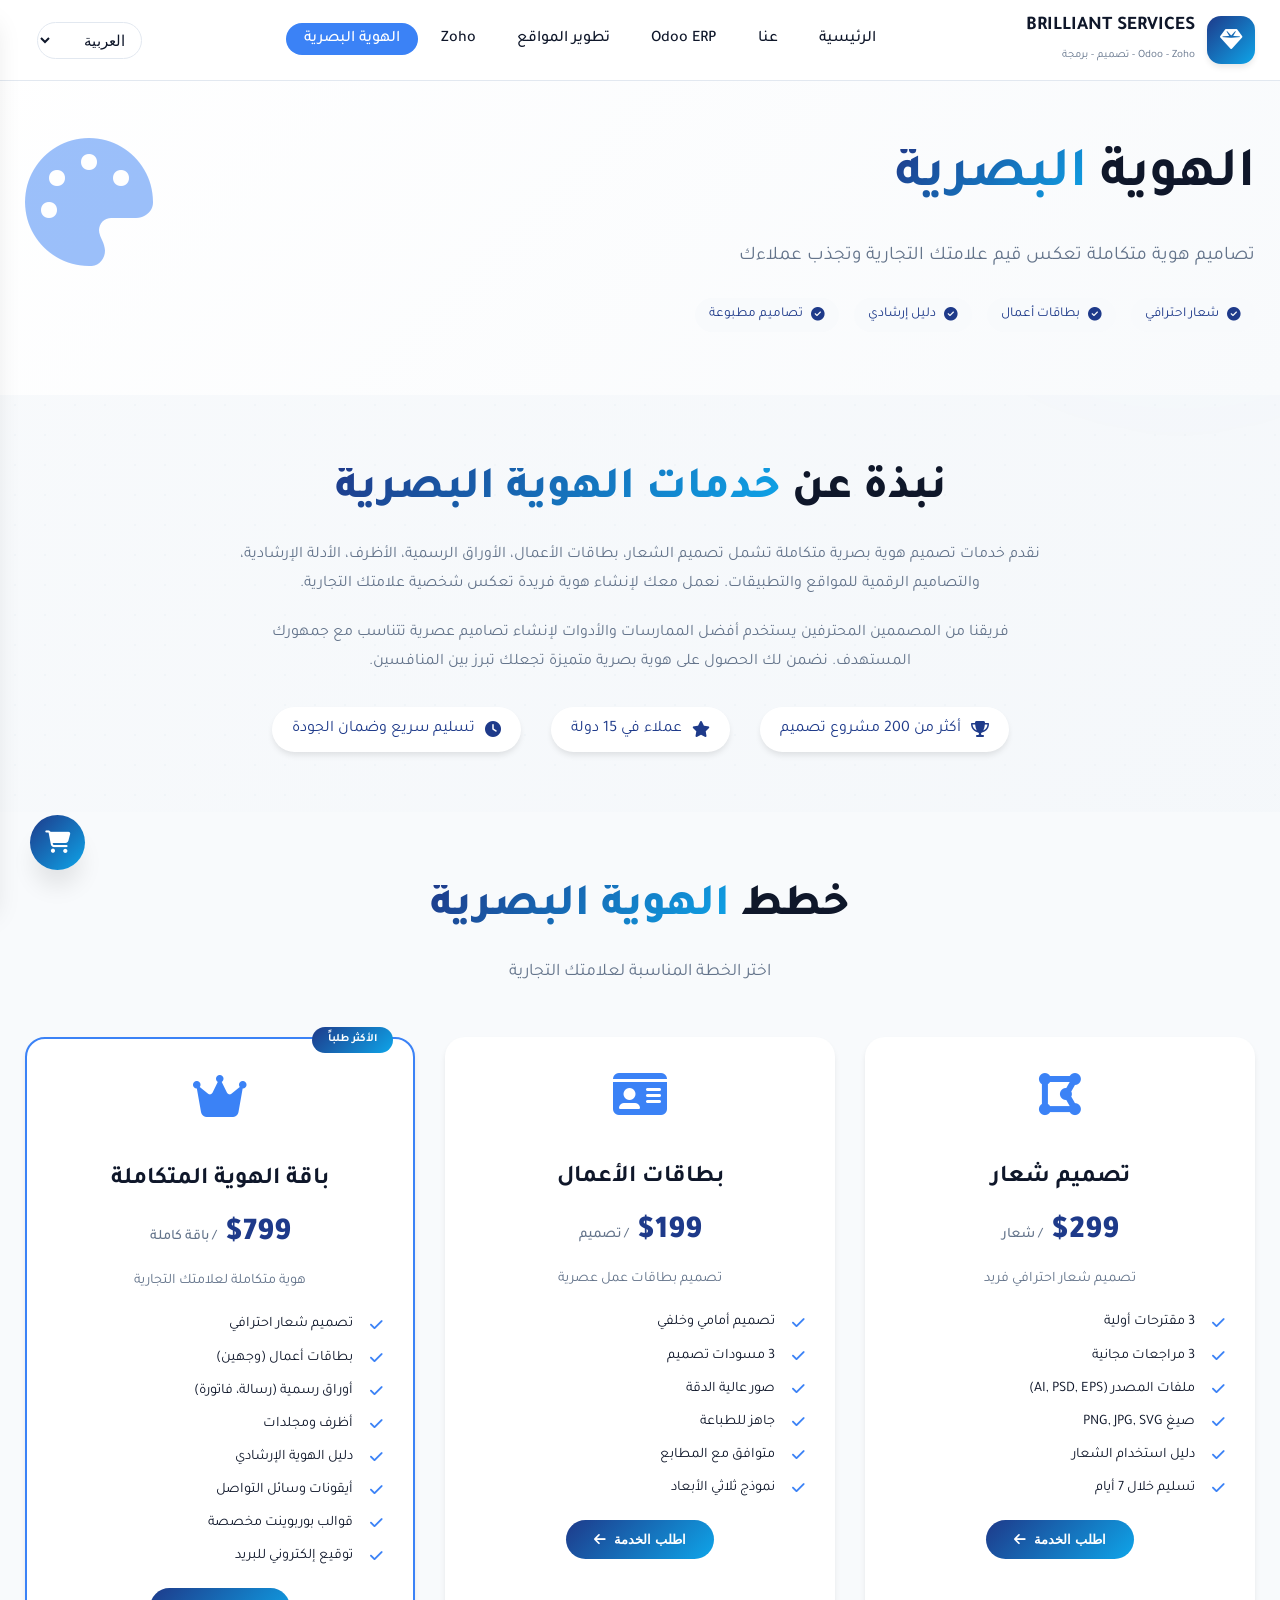
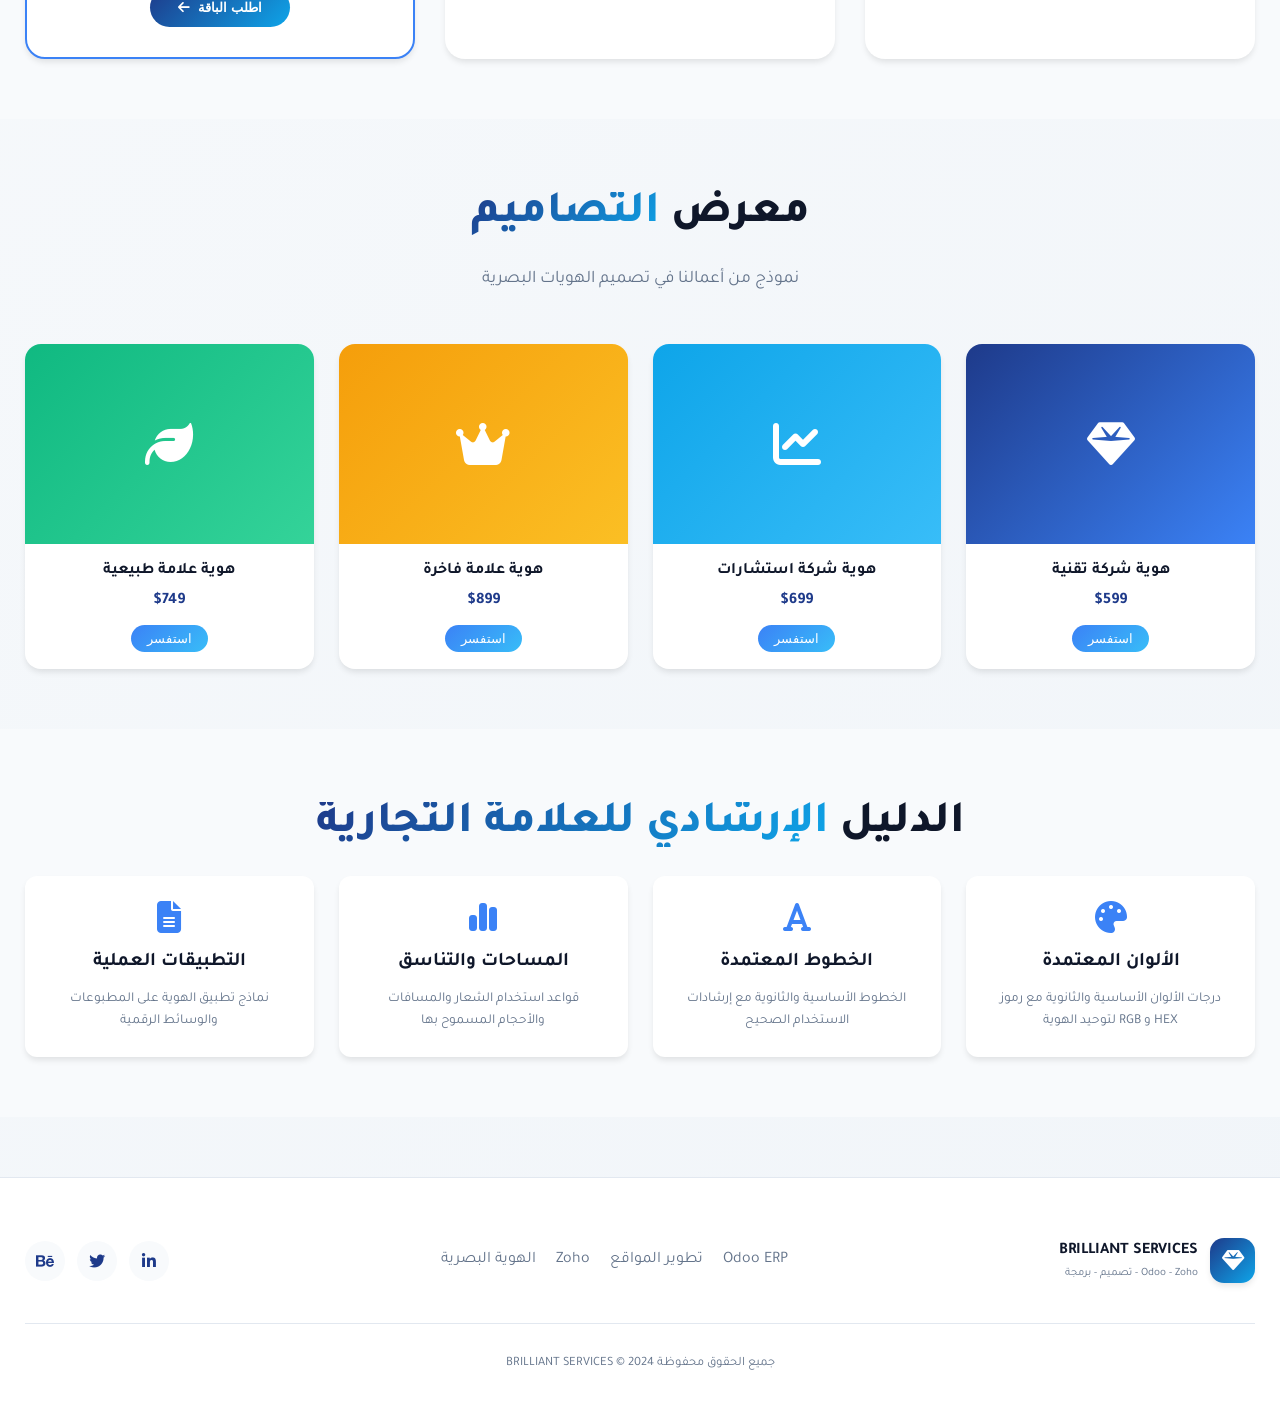
<file: visual-identity.html>
<!DOCTYPE html>
<html lang="ar" dir="rtl">
<head>
    <meta charset="UTF-8">
    <meta name="viewport" content="width=device-width, initial-scale=1.0">
    <title data-i18n-title="page.title.visual">BRILLIANT SERVICES | الهوية البصرية - تصميم هويات احترافية</title>
    <link href="https://fonts.googleapis.com/css2?family=Tajawal:wght@300;400;500;700;800;900&display=swap" rel="stylesheet">
    <link rel="stylesheet" href="https://cdnjs.cloudflare.com/ajax/libs/font-awesome/6.4.0/css/all.min.css">
    <link rel="stylesheet" href="css/style.css">
</head>
<body>
    <div class="scroll-progress" id="scrollProgress"></div>
    <div class="visual-bg"><div class="pattern-dots"></div><div class="gradient-orb"></div></div>
    
    <header id="header">
        <div class="container">
            <div class="header-inner">
                <a href="index.html" class="logo"><div class="logo-icon"><i class="fas fa-gem"></i></div><div><h1>BRILLIANT SERVICES</h1><span data-i18n="header.tagline">Odoo - Zoho - تصميم - برمجة</span></div></a>
                <button class="mobile-menu-btn" id="mobileMenuBtn"><i class="fas fa-bars"></i></button>
                <ul class="nav-links" id="navLinks">
                    <li><a href="index.html" data-i18n="nav.home">الرئيسية</a></li>
                    <li><a href="aboutus.html" data-i18n="nav.about">عنا</a></li>
                    <li><a href="odoo.html" data-i18n="nav.odoo">Odoo ERP</a></li>
                    <li><a href="web-dev.html" data-i18n="nav.webdev">تطوير المواقع</a></li>
                    <li><a href="zoho.html" data-i18n="nav.zoho">Zoho</a></li>
                    <li><a href="visual-identity.html" class="active" data-i18n="nav.visual">الهوية البصرية</a></li>
                </ul>
                <div class="language-switcher">
                    <select id="languageSelector" aria-label="Language selector">
                        <option value="ar">العربية</option>
                        <option value="en">English</option>
                        <option value="fr">Français</option>
                    </select>
                </div>
            </div>
        </div>
    </header>
    
    <section class="product-hero">
        <div class="container">
            <div class="product-hero-content">
                <div class="product-hero-text">
                    <h1>الهوية <span>البصرية</span></h1>
                    <p>تصاميم هوية متكاملة تعكس قيم علامتك التجارية وتجذب عملاءك</p>
                    <div class="product-features-summary">
                        <span><i class="fas fa-check-circle"></i> شعار احترافي</span>
                        <span><i class="fas fa-check-circle"></i> بطاقات أعمال</span>
                        <span><i class="fas fa-check-circle"></i> دليل إرشادي</span>
                        <span><i class="fas fa-check-circle"></i> تصاميم مطبوعة</span>
                    </div>
                </div>
                <div class="product-hero-icon"><i class="fas fa-palette"></i></div>
            </div>
        </div>
    </section>
    
    <section class="product-about">
        <div class="container">
            <h2 class="section-title">نبذة عن <span>خدمات الهوية البصرية</span></h2>
            <div class="about-content">
                <p>نقدم خدمات تصميم هوية بصرية متكاملة تشمل تصميم الشعار، بطاقات الأعمال، الأوراق الرسمية، الأظرف، الأدلة الإرشادية، والتصاميم الرقمية للمواقع والتطبيقات. نعمل معك لإنشاء هوية فريدة تعكس شخصية علامتك التجارية.</p>
                <p>فريقنا من المصممين المحترفين يستخدم أفضل الممارسات والأدوات لإنشاء تصاميم عصرية تتناسب مع جمهورك المستهدف. نضمن لك الحصول على هوية بصرية متميزة تجعلك تبرز بين المنافسين.</p>
                <div class="about-highlights">
                    <div><i class="fas fa-trophy"></i> أكثر من 200 مشروع تصميم</div>
                    <div><i class="fas fa-star"></i> عملاء في 15 دولة</div>
                    <div><i class="fas fa-clock"></i> تسليم سريع وضمان الجودة</div>
                </div>
            </div>
        </div>
    </section>
    
    <section class="plans-section">
        <div class="container">
            <h2 class="section-title">خطط <span>الهوية البصرية</span></h2>
            <p class="section-subtitle">اختر الخطة المناسبة لعلامتك التجارية</p>
            
            <div class="plans-grid">
                <div class="plan-card">
                    <div class="plan-icon"><i class="fas fa-draw-polygon"></i></div>
                    <h3>تصميم شعار</h3>
                    <div class="plan-price">$299 <span>/ شعار</span></div>
                    <p class="plan-desc">تصميم شعار احترافي فريد</p>
                    <ul class="plan-features">
                        <li><i class="fas fa-check"></i> 3 مقترحات أولية</li>
                        <li><i class="fas fa-check"></i> 3 مراجعات مجانية</li>
                        <li><i class="fas fa-check"></i> ملفات المصدر (AI, PSD, EPS)</li>
                        <li><i class="fas fa-check"></i> صيغ PNG, JPG, SVG</li>
                        <li><i class="fas fa-check"></i> دليل استخدام الشعار</li>
                        <li><i class="fas fa-check"></i> تسليم خلال 7 أيام</li>
                    </ul>
                    <button class="btn-primary" onclick="showInquiry('تصميم شعار - 299$')">اطلب الخدمة <i class="fas fa-arrow-left"></i></button>
                </div>
                
                <div class="plan-card">
                    <div class="plan-icon"><i class="fas fa-id-card"></i></div>
                    <h3>بطاقات الأعمال</h3>
                    <div class="plan-price">$199 <span>/ تصميم</span></div>
                    <p class="plan-desc">تصميم بطاقات عمل عصرية</p>
                    <ul class="plan-features">
                        <li><i class="fas fa-check"></i> تصميم أمامي وخلفي</li>
                        <li><i class="fas fa-check"></i> 3 مسودات تصميم</li>
                        <li><i class="fas fa-check"></i> صور عالية الدقة</li>
                        <li><i class="fas fa-check"></i> جاهز للطباعة</li>
                        <li><i class="fas fa-check"></i> متوافق مع المطابع</li>
                        <li><i class="fas fa-check"></i> نموذج ثلاثي الأبعاد</li>
                    </ul>
                    <button class="btn-primary" onclick="showInquiry('بطاقات أعمال - 199$')">اطلب الخدمة <i class="fas fa-arrow-left"></i></button>
                </div>
                
                <div class="plan-card featured">
                    <div class="plan-badge">الأكثر طلباً</div>
                    <div class="plan-icon"><i class="fas fa-crown"></i></div>
                    <h3>باقة الهوية المتكاملة</h3>
                    <div class="plan-price">$799 <span>/ باقة كاملة</span></div>
                    <p class="plan-desc">هوية متكاملة لعلامتك التجارية</p>
                    <ul class="plan-features">
                        <li><i class="fas fa-check"></i> تصميم شعار احترافي</li>
                        <li><i class="fas fa-check"></i> بطاقات أعمال (وجهين)</li>
                        <li><i class="fas fa-check"></i> أوراق رسمية (رسالة، فاتورة)</li>
                        <li><i class="fas fa-check"></i> أظرف ومجلدات</li>
                        <li><i class="fas fa-check"></i> دليل الهوية الإرشادي</li>
                        <li><i class="fas fa-check"></i> أيقونات وسائل التواصل</li>
                        <li><i class="fas fa-check"></i> قوالب بوربوينت مخصصة</li>
                        <li><i class="fas fa-check"></i> توقيع إلكتروني للبريد</li>
                    </ul>
                    <button class="btn-primary" onclick="showInquiry('باقة الهوية المتكاملة - 799$')">اطلب الباقة <i class="fas fa-arrow-left"></i></button>
                </div>
            </div>
        </div>
    </section>
    
    <section class="gallery-section">
        <div class="container">
            <h2 class="section-title">معرض <span>التصاميم</span></h2>
            <p class="section-subtitle">نموذج من أعمالنا في تصميم الهويات البصرية</p>
            
            <div class="gallery-grid">
                <div class="gallery-item"><div class="gallery-preview" style="background: linear-gradient(135deg, #1e3a8a, #3b82f6);"><i class="fas fa-gem"></i></div><div class="gallery-info"><h4>هوية شركة تقنية</h4><p>$599</p><button class="btn-sm" onclick="showInquiry('هوية شركة تقنية - 599$')">استفسر</button></div></div>
                <div class="gallery-item"><div class="gallery-preview" style="background: linear-gradient(135deg, #0ea5e9, #38bdf8);"><i class="fas fa-chart-line"></i></div><div class="gallery-info"><h4>هوية شركة استشارات</h4><p>$699</p><button class="btn-sm" onclick="showInquiry('هوية شركة استشارات - 699$')">استفسر</button></div></div>
                <div class="gallery-item"><div class="gallery-preview" style="background: linear-gradient(135deg, #f59e0b, #fbbf24);"><i class="fas fa-crown"></i></div><div class="gallery-info"><h4>هوية علامة فاخرة</h4><p>$899</p><button class="btn-sm" onclick="showInquiry('هوية علامة فاخرة - 899$')">استفسر</button></div></div>
                <div class="gallery-item"><div class="gallery-preview" style="background: linear-gradient(135deg, #10b981, #34d399);"><i class="fas fa-leaf"></i></div><div class="gallery-info"><h4>هوية علامة طبيعية</h4><p>$749</p><button class="btn-sm" onclick="showInquiry('هوية علامة طبيعية - 749$')">استفسر</button></div></div>
            </div>
        </div>
    </section>
    
    <section class="guidelines-section">
        <div class="container">
            <h2 class="section-title">الدليل <span>الإرشادي للعلامة التجارية</span></h2>
            <div class="guidelines-grid">
                <div class="guideline-card"><i class="fas fa-palette"></i><h3>الألوان المعتمدة</h3><p>درجات الألوان الأساسية والثانوية مع رموز HEX و RGB لتوحيد الهوية</p></div>
                <div class="guideline-card"><i class="fas fa-font"></i><h3>الخطوط المعتمدة</h3><p>الخطوط الأساسية والثانوية مع إرشادات الاستخدام الصحيح</p></div>
                <div class="guideline-card"><i class="fas fa-chart-simple"></i><h3>المساحات والتناسق</h3><p>قواعد استخدام الشعار والمسافات والأحجام المسموح بها</p></div>
                <div class="guideline-card"><i class="fas fa-file-alt"></i><h3>التطبيقات العملية</h3><p>نماذج تطبيق الهوية على المطبوعات والوسائط الرقمية</p></div>
            </div>
        </div>
    </section>
    
    <footer>
        <div class="container">
            <div class="footer-inner">
                <div class="footer-logo"><div class="logo-icon"><i class="fas fa-gem"></i></div><div><h3>BRILLIANT SERVICES</h3><p data-i18n="footer.tagline">Odoo - Zoho - تصميم - برمجة</p></div></div>
                <div class="footer-links"><a href="odoo.html">Odoo ERP</a><a href="web-dev.html">تطوير المواقع</a><a href="zoho.html">Zoho</a><a href="visual-identity.html">الهوية البصرية</a></div>
                <div class="social-links"><a href="#"><i class="fab fa-linkedin-in"></i></a><a href="#"><i class="fab fa-twitter"></i></a><a href="#"><i class="fab fa-behance"></i></a></div>
            </div>
            <div class="footer-copyright"><p data-i18n="footer.rights">جميع الحقوق محفوظة BRILLIANT SERVICES © 2024</p></div>
        </div>
    </footer>
    
    <script src="js/main.js"></script>
</body>
</html>
</file>
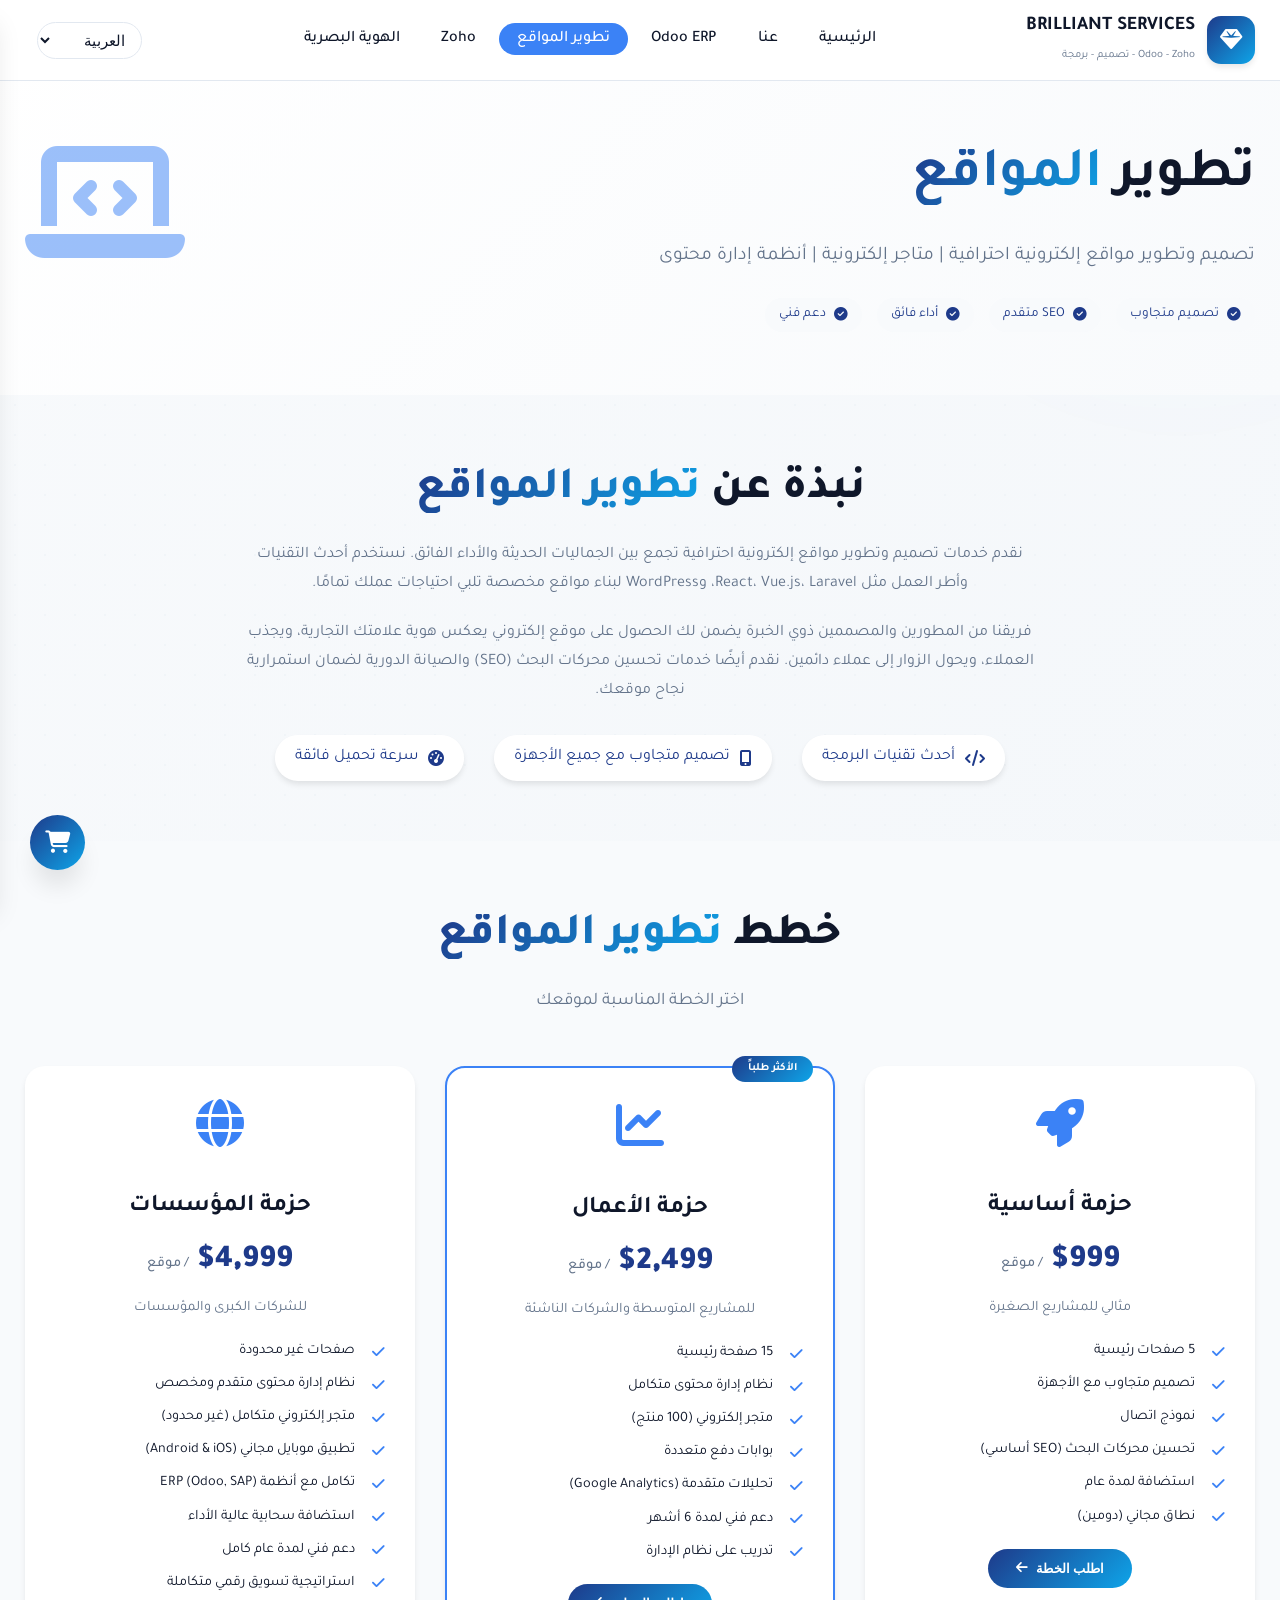
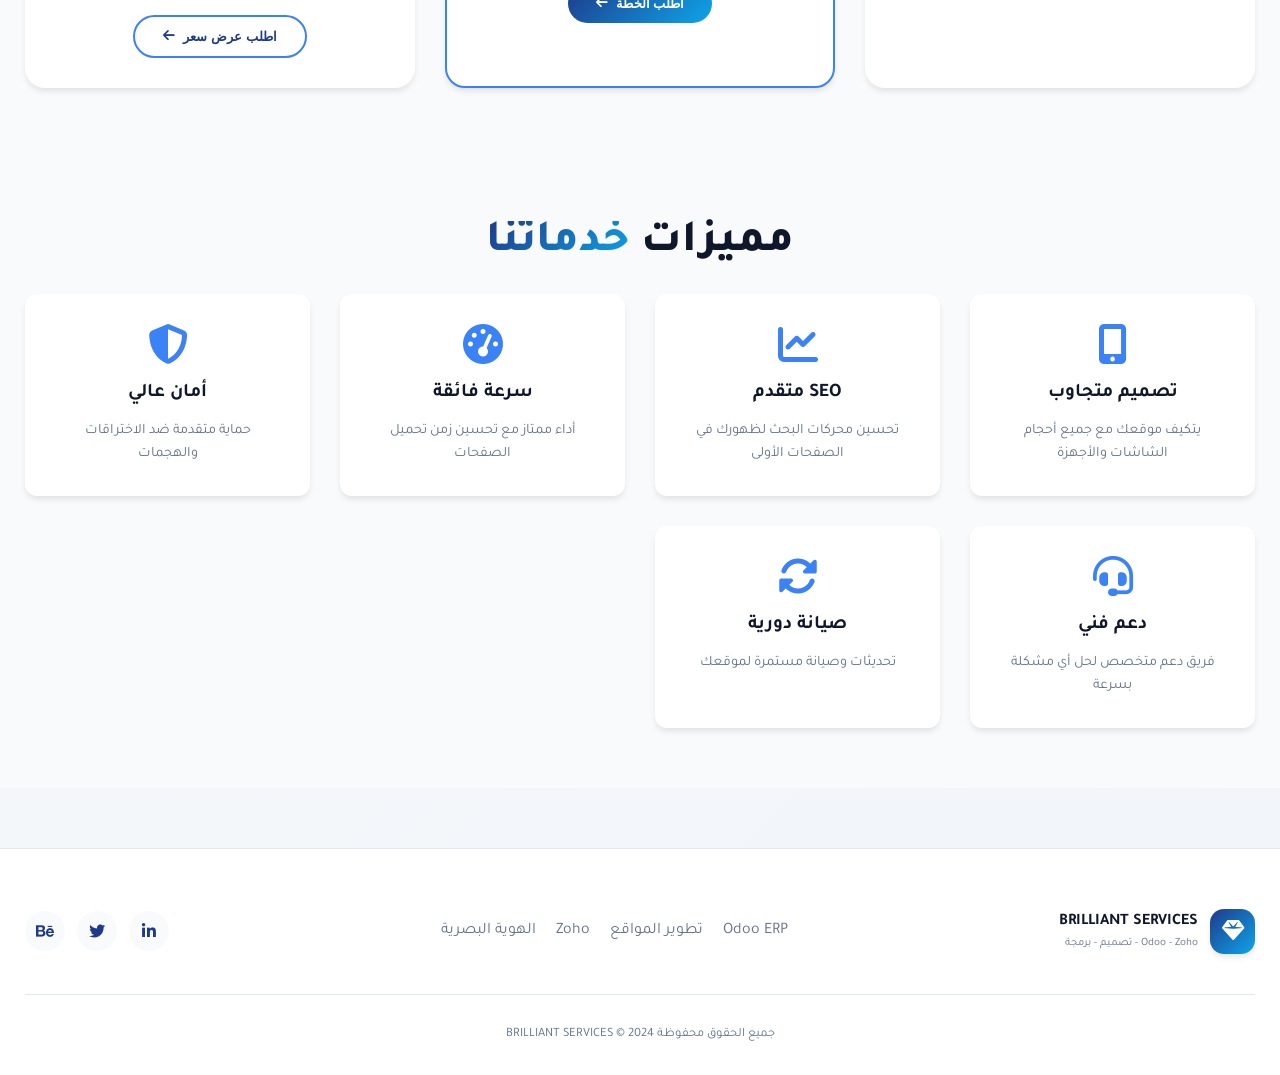
<file: web-dev.html>
<!DOCTYPE html>
<html lang="ar" dir="rtl">
<head>
    <meta charset="UTF-8">
    <meta name="viewport" content="width=device-width, initial-scale=1.0">
    <title data-i18n-title="page.title.webdev">BRILLIANT SERVICES | تطوير المواقع - تصميم وبرمجة مواقع احترافية</title>
    <link href="https://fonts.googleapis.com/css2?family=Tajawal:wght@300;400;500;700;800;900&display=swap" rel="stylesheet">
    <link rel="stylesheet" href="https://cdnjs.cloudflare.com/ajax/libs/font-awesome/6.4.0/css/all.min.css">
    <link rel="stylesheet" href="css/style.css">
</head>
<body>
    <div class="scroll-progress" id="scrollProgress"></div>
    <div class="visual-bg"><div class="pattern-dots"></div><div class="gradient-orb"></div></div>
    
    <header id="header">
        <div class="container">
            <div class="header-inner">
                <a href="index.html" class="logo"><div class="logo-icon"><i class="fas fa-gem"></i></div><div><h1>BRILLIANT SERVICES</h1><span data-i18n="header.tagline">Odoo - Zoho - تصميم - برمجة</span></div></a>
                <button class="mobile-menu-btn" id="mobileMenuBtn"><i class="fas fa-bars"></i></button>
                <ul class="nav-links" id="navLinks">
                    <li><a href="index.html" data-i18n="nav.home">الرئيسية</a></li>
                    <li><a href="aboutus.html" data-i18n="nav.about">عنا</a></li>
                    <li><a href="odoo.html" data-i18n="nav.odoo">Odoo ERP</a></li>
                    <li><a href="web-dev.html" class="active" data-i18n="nav.webdev">تطوير المواقع</a></li>
                    <li><a href="zoho.html" data-i18n="nav.zoho">Zoho</a></li>
                    <li><a href="visual-identity.html" data-i18n="nav.visual">الهوية البصرية</a></li>
                </ul>
                <div class="language-switcher">
                    <select id="languageSelector" aria-label="Language selector">
                        <option value="ar">العربية</option>
                        <option value="en">English</option>
                        <option value="fr">Français</option>
                    </select>
                </div>
            </div>
        </div>
    </header>
    
    <section class="product-hero">
        <div class="container">
            <div class="product-hero-content">
                <div class="product-hero-text">
                    <h1>تطوير <span>المواقع</span></h1>
                    <p>تصميم وتطوير مواقع إلكترونية احترافية | متاجر إلكترونية | أنظمة إدارة محتوى</p>
                    <div class="product-features-summary">
                        <span><i class="fas fa-check-circle"></i> تصميم متجاوب</span>
                        <span><i class="fas fa-check-circle"></i> SEO متقدم</span>
                        <span><i class="fas fa-check-circle"></i> أداء فائق</span>
                        <span><i class="fas fa-check-circle"></i> دعم فني</span>
                    </div>
                </div>
                <div class="product-hero-icon"><i class="fas fa-laptop-code"></i></div>
            </div>
        </div>
    </section>
    
    <section class="product-about">
        <div class="container">
            <h2 class="section-title">نبذة عن <span>تطوير المواقع</span></h2>
            <div class="about-content">
                <p>نقدم خدمات تصميم وتطوير مواقع إلكترونية احترافية تجمع بين الجماليات الحديثة والأداء الفائق. نستخدم أحدث التقنيات وأطر العمل مثل React، Vue.js، Laravel، وWordPress لبناء مواقع مخصصة تلبي احتياجات عملك تمامًا.</p>
                <p>فريقنا من المطورين والمصممين ذوي الخبرة يضمن لك الحصول على موقع إلكتروني يعكس هوية علامتك التجارية، ويجذب العملاء، ويحول الزوار إلى عملاء دائمين. نقدم أيضًا خدمات تحسين محركات البحث (SEO) والصيانة الدورية لضمان استمرارية نجاح موقعك.</p>
                <div class="about-highlights">
                    <div><i class="fas fa-code"></i> أحدث تقنيات البرمجة</div>
                    <div><i class="fas fa-mobile-alt"></i> تصميم متجاوب مع جميع الأجهزة</div>
                    <div><i class="fas fa-tachometer-alt"></i> سرعة تحميل فائقة</div>
                </div>
            </div>
        </div>
    </section>
    
    <section class="plans-section">
        <div class="container">
            <h2 class="section-title">خطط <span>تطوير المواقع</span></h2>
            <p class="section-subtitle">اختر الخطة المناسبة لموقعك</p>
            
            <div class="plans-grid">
                <div class="plan-card">
                    <div class="plan-icon"><i class="fas fa-rocket"></i></div>
                    <h3>حزمة أساسية</h3>
                    <div class="plan-price">$999 <span>/ موقع</span></div>
                    <p class="plan-desc">مثالي للمشاريع الصغيرة</p>
                    <ul class="plan-features">
                        <li><i class="fas fa-check"></i> 5 صفحات رئيسية</li>
                        <li><i class="fas fa-check"></i> تصميم متجاوب مع الأجهزة</li>
                        <li><i class="fas fa-check"></i> نموذج اتصال</li>
                        <li><i class="fas fa-check"></i> تحسين محركات البحث (SEO أساسي)</li>
                        <li><i class="fas fa-check"></i> استضافة لمدة عام</li>
                        <li><i class="fas fa-check"></i> نطاق مجاني (دومين)</li>
                    </ul>
                    <button class="btn-primary" onclick="showInquiry('حزمة تطوير مواقع أساسية - 999$')">اطلب الخطة <i class="fas fa-arrow-left"></i></button>
                </div>
                
                <div class="plan-card featured">
                    <div class="plan-badge">الأكثر طلباً</div>
                    <div class="plan-icon"><i class="fas fa-chart-line"></i></div>
                    <h3>حزمة الأعمال</h3>
                    <div class="plan-price">$2,499 <span>/ موقع</span></div>
                    <p class="plan-desc">للمشاريع المتوسطة والشركات الناشئة</p>
                    <ul class="plan-features">
                        <li><i class="fas fa-check"></i> 15 صفحة رئيسية</li>
                        <li><i class="fas fa-check"></i> نظام إدارة محتوى متكامل</li>
                        <li><i class="fas fa-check"></i> متجر إلكتروني (100 منتج)</li>
                        <li><i class="fas fa-check"></i> بوابات دفع متعددة</li>
                        <li><i class="fas fa-check"></i> تحليلات متقدمة (Google Analytics)</li>
                        <li><i class="fas fa-check"></i> دعم فني لمدة 6 أشهر</li>
                        <li><i class="fas fa-check"></i> تدريب على نظام الإدارة</li>
                    </ul>
                    <button class="btn-primary" onclick="showInquiry('حزمة تطوير مواقع الأعمال - 2,499$')">اطلب الخطة <i class="fas fa-arrow-left"></i></button>
                </div>
                
                <div class="plan-card">
                    <div class="plan-icon"><i class="fas fa-globe"></i></div>
                    <h3>حزمة المؤسسات</h3>
                    <div class="plan-price">$4,999 <span>/ موقع</span></div>
                    <p class="plan-desc">للشركات الكبرى والمؤسسات</p>
                    <ul class="plan-features">
                        <li><i class="fas fa-check"></i> صفحات غير محدودة</li>
                        <li><i class="fas fa-check"></i> نظام إدارة محتوى متقدم ومخصص</li>
                        <li><i class="fas fa-check"></i> متجر إلكتروني متكامل (غير محدود)</li>
                        <li><i class="fas fa-check"></i> تطبيق موبايل مجاني (Android & iOS)</li>
                        <li><i class="fas fa-check"></i> تكامل مع أنظمة ERP (Odoo, SAP)</li>
                        <li><i class="fas fa-check"></i> استضافة سحابية عالية الأداء</li>
                        <li><i class="fas fa-check"></i> دعم فني لمدة عام كامل</li>
                        <li><i class="fas fa-check"></i> استراتيجية تسويق رقمي متكاملة</li>
                    </ul>
                    <button class="btn-outline" onclick="showInquiry('حزمة تطوير مواقع المؤسسات - 4,999$')">اطلب عرض سعر <i class="fas fa-arrow-left"></i></button>
                </div>
            </div>
        </div>
    </section>
    
    <section class="features-section">
        <div class="container">
            <h2 class="section-title">مميزات <span>خدماتنا</span></h2>
            <div class="features-grid">
                <div class="feature-card"><i class="fas fa-mobile-alt"></i><h4>تصميم متجاوب</h4><p>يتكيف موقعك مع جميع أحجام الشاشات والأجهزة</p></div>
                <div class="feature-card"><i class="fas fa-chart-line"></i><h4>SEO متقدم</h4><p>تحسين محركات البحث لظهورك في الصفحات الأولى</p></div>
                <div class="feature-card"><i class="fas fa-tachometer-alt"></i><h4>سرعة فائقة</h4><p>أداء ممتاز مع تحسين زمن تحميل الصفحات</p></div>
                <div class="feature-card"><i class="fas fa-shield-alt"></i><h4>أمان عالي</h4><p>حماية متقدمة ضد الاختراقات والهجمات</p></div>
                <div class="feature-card"><i class="fas fa-headset"></i><h4>دعم فني</h4><p>فريق دعم متخصص لحل أي مشكلة بسرعة</p></div>
                <div class="feature-card"><i class="fas fa-sync-alt"></i><h4>صيانة دورية</h4><p>تحديثات وصيانة مستمرة لموقعك</p></div>
            </div>
        </div>
    </section>
    
    <footer>
        <div class="container">
            <div class="footer-inner">
                <div class="footer-logo"><div class="logo-icon"><i class="fas fa-gem"></i></div><div><h3>BRILLIANT SERVICES</h3><p data-i18n="footer.tagline">Odoo - Zoho - تصميم - برمجة</p></div></div>
                <div class="footer-links"><a href="odoo.html">Odoo ERP</a><a href="web-dev.html">تطوير المواقع</a><a href="zoho.html">Zoho</a><a href="visual-identity.html">الهوية البصرية</a></div>
                <div class="social-links"><a href="#"><i class="fab fa-linkedin-in"></i></a><a href="#"><i class="fab fa-twitter"></i></a><a href="#"><i class="fab fa-behance"></i></a></div>
            </div>
            <div class="footer-copyright"><p data-i18n="footer.rights">جميع الحقوق محفوظة BRILLIANT SERVICES © 2024</p></div>
        </div>
    </footer>
    
    <script src="js/main.js"></script>
</body>
</html>
</file>
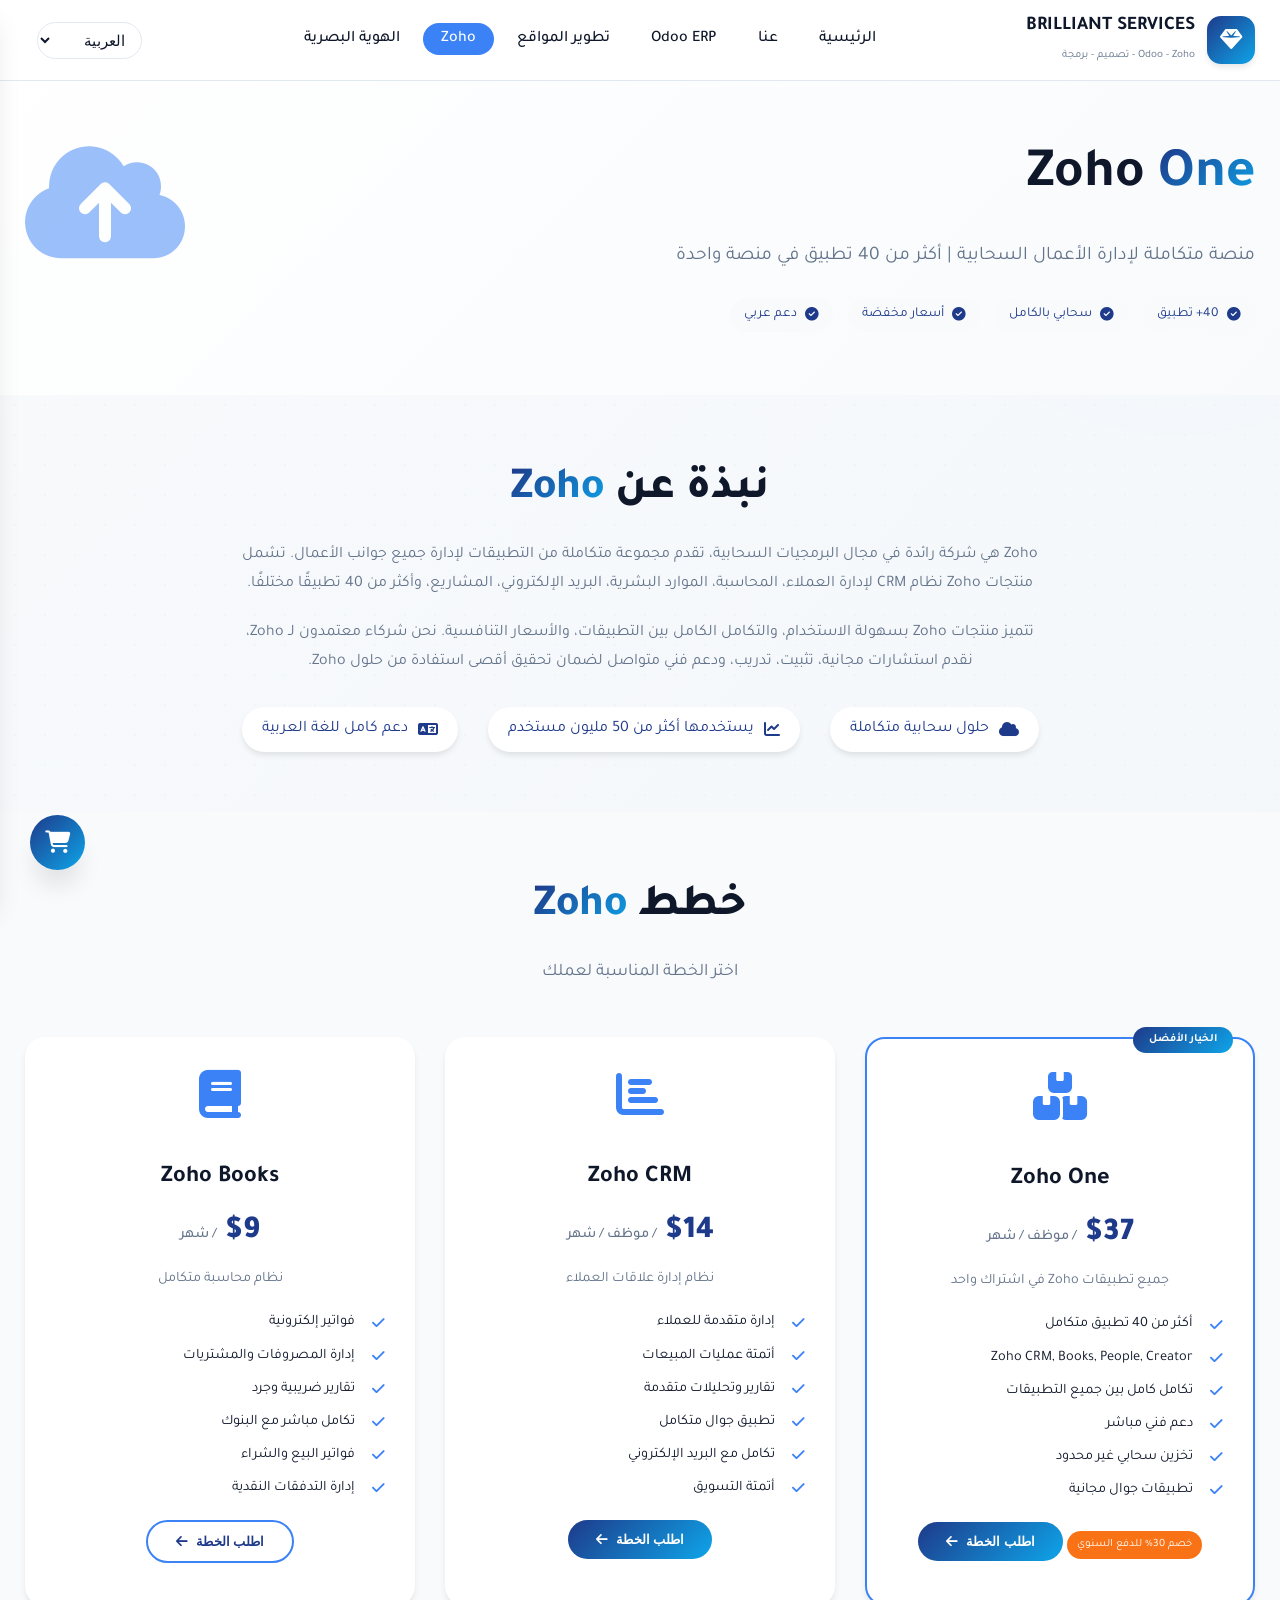
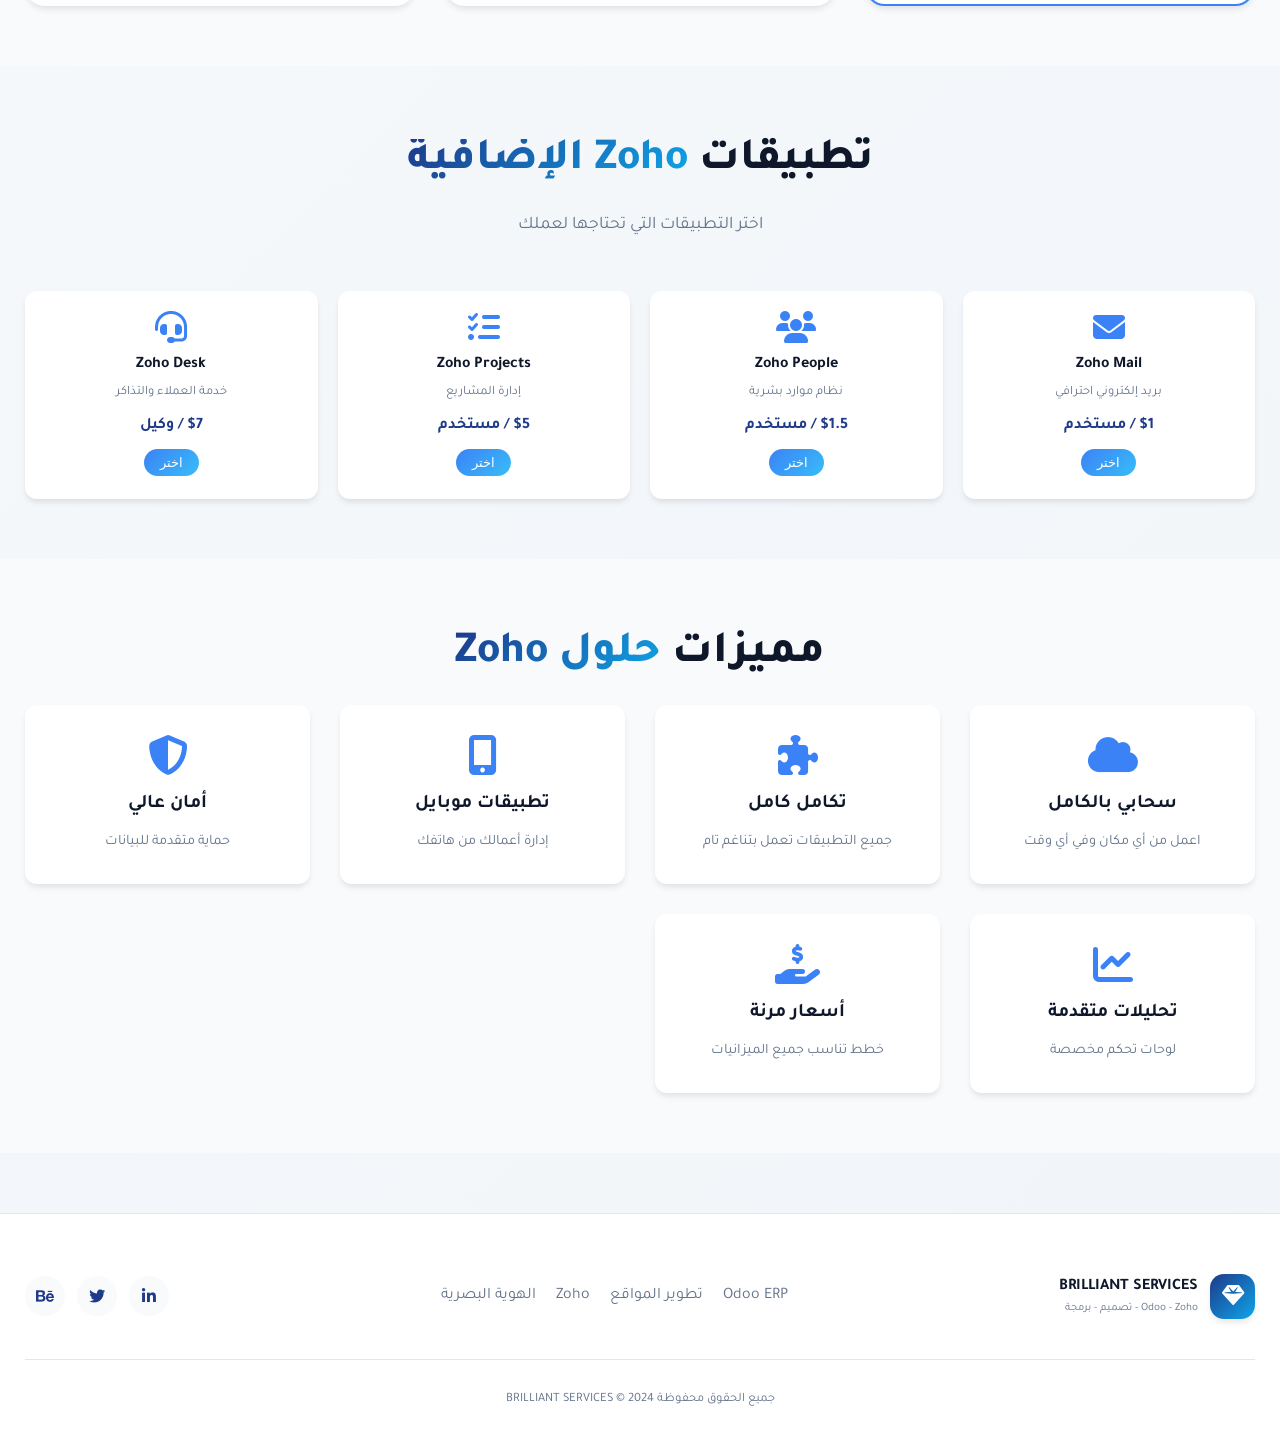
<file: zoho.html>
<!DOCTYPE html>
<html lang="ar" dir="rtl">
<head>
    <meta charset="UTF-8">
    <meta name="viewport" content="width=device-width, initial-scale=1.0">
    <title data-i18n-title="page.title.zoho">BRILLIANT SERVICES | Zoho - حلول إدارة الأعمال السحابية</title>
    <link href="https://fonts.googleapis.com/css2?family=Tajawal:wght@300;400;500;700;800;900&display=swap" rel="stylesheet">
    <link rel="stylesheet" href="https://cdnjs.cloudflare.com/ajax/libs/font-awesome/6.4.0/css/all.min.css">
    <link rel="stylesheet" href="css/style.css">
</head>
<body>
    <div class="scroll-progress" id="scrollProgress"></div>
    <div class="visual-bg"><div class="pattern-dots"></div><div class="gradient-orb"></div></div>
    
    <header id="header">
        <div class="container">
            <div class="header-inner">
                <a href="index.html" class="logo"><div class="logo-icon"><i class="fas fa-gem"></i></div><div><h1>BRILLIANT SERVICES</h1><span data-i18n="header.tagline">Odoo - Zoho - تصميم - برمجة</span></div></a>
                <button class="mobile-menu-btn" id="mobileMenuBtn"><i class="fas fa-bars"></i></button>
                <ul class="nav-links" id="navLinks">
                    <li><a href="index.html" data-i18n="nav.home">الرئيسية</a></li>
                    <li><a href="aboutus.html" data-i18n="nav.about">عنا</a></li>
                    <li><a href="odoo.html" data-i18n="nav.odoo">Odoo ERP</a></li>
                    <li><a href="web-dev.html" data-i18n="nav.webdev">تطوير المواقع</a></li>
                    <li><a href="zoho.html" class="active" data-i18n="nav.zoho">Zoho</a></li>
                    <li><a href="visual-identity.html" data-i18n="nav.visual">الهوية البصرية</a></li>
                </ul>
                <div class="language-switcher">
                    <select id="languageSelector" aria-label="Language selector">
                        <option value="ar">العربية</option>
                        <option value="en">English</option>
                        <option value="fr">Français</option>
                    </select>
                </div>
            </div>
        </div>
    </header>
    
    <section class="product-hero">
        <div class="container">
            <div class="product-hero-content">
                <div class="product-hero-text">
                    <h1>Zoho <span>One</span></h1>
                    <p>منصة متكاملة لإدارة الأعمال السحابية | أكثر من 40 تطبيق في منصة واحدة</p>
                    <div class="product-features-summary">
                        <span><i class="fas fa-check-circle"></i> 40+ تطبيق</span>
                        <span><i class="fas fa-check-circle"></i> سحابي بالكامل</span>
                        <span><i class="fas fa-check-circle"></i> أسعار مخفضة</span>
                        <span><i class="fas fa-check-circle"></i> دعم عربي</span>
                    </div>
                </div>
                <div class="product-hero-icon"><i class="fas fa-cloud-upload-alt"></i></div>
            </div>
        </div>
    </section>
    
    <section class="product-about">
        <div class="container">
            <h2 class="section-title">نبذة عن <span>Zoho</span></h2>
            <div class="about-content">
                <p>Zoho هي شركة رائدة في مجال البرمجيات السحابية، تقدم مجموعة متكاملة من التطبيقات لإدارة جميع جوانب الأعمال. تشمل منتجات Zoho نظام CRM لإدارة العملاء، المحاسبة، الموارد البشرية، البريد الإلكتروني، المشاريع، وأكثر من 40 تطبيقًا مختلفًا.</p>
                <p>تتميز منتجات Zoho بسهولة الاستخدام، والتكامل الكامل بين التطبيقات، والأسعار التنافسية. نحن شركاء معتمدون لـ Zoho، نقدم استشارات مجانية، تثبيت، تدريب، ودعم فني متواصل لضمان تحقيق أقصى استفادة من حلول Zoho.</p>
                <div class="about-highlights">
                    <div><i class="fas fa-cloud"></i> حلول سحابية متكاملة</div>
                    <div><i class="fas fa-chart-line"></i> يستخدمها أكثر من 50 مليون مستخدم</div>
                    <div><i class="fas fa-language"></i> دعم كامل للغة العربية</div>
                </div>
            </div>
        </div>
    </section>
    
    <section class="plans-section">
        <div class="container">
            <h2 class="section-title">خطط <span>Zoho</span></h2>
            <p class="section-subtitle">اختر الخطة المناسبة لعملك</p>
            
            <div class="plans-grid">
                <div class="plan-card featured">
                    <div class="plan-badge">الخيار الأفضل</div>
                    <div class="plan-icon"><i class="fas fa-boxes"></i></div>
                    <h3>Zoho One</h3>
                    <div class="plan-price">$37 <span>/ موظف / شهر</span></div>
                    <p class="plan-desc">جميع تطبيقات Zoho في اشتراك واحد</p>
                    <ul class="plan-features">
                        <li><i class="fas fa-check"></i> أكثر من 40 تطبيق متكامل</li>
                        <li><i class="fas fa-check"></i> Zoho CRM, Books, People, Creator</li>
                        <li><i class="fas fa-check"></i> تكامل كامل بين جميع التطبيقات</li>
                        <li><i class="fas fa-check"></i> دعم فني مباشر</li>
                        <li><i class="fas fa-check"></i> تخزين سحابي غير محدود</li>
                        <li><i class="fas fa-check"></i> تطبيقات جوال مجانية</li>
                    </ul>
                    <div class="plan-discount">خصم 30% للدفع السنوي</div>
                    <button class="btn-primary" onclick="showInquiry('Zoho One - 37$/موظف/شهر')">اطلب الخطة <i class="fas fa-arrow-left"></i></button>
                </div>
                
                <div class="plan-card">
                    <div class="plan-icon"><i class="fas fa-chart-bar"></i></div>
                    <h3>Zoho CRM</h3>
                    <div class="plan-price">$14 <span>/ موظف / شهر</span></div>
                    <p class="plan-desc">نظام إدارة علاقات العملاء</p>
                    <ul class="plan-features">
                        <li><i class="fas fa-check"></i> إدارة متقدمة للعملاء</li>
                        <li><i class="fas fa-check"></i> أتمتة عمليات المبيعات</li>
                        <li><i class="fas fa-check"></i> تقارير وتحليلات متقدمة</li>
                        <li><i class="fas fa-check"></i> تطبيق جوال متكامل</li>
                        <li><i class="fas fa-check"></i> تكامل مع البريد الإلكتروني</li>
                        <li><i class="fas fa-check"></i> أتمتة التسويق</li>
                    </ul>
                    <button class="btn-primary" onclick="showInquiry('Zoho CRM - 14$/موظف/شهر')">اطلب الخطة <i class="fas fa-arrow-left"></i></button>
                </div>
                
                <div class="plan-card">
                    <div class="plan-icon"><i class="fas fa-book"></i></div>
                    <h3>Zoho Books</h3>
                    <div class="plan-price">$9 <span>/ شهر</span></div>
                    <p class="plan-desc">نظام محاسبة متكامل</p>
                    <ul class="plan-features">
                        <li><i class="fas fa-check"></i> فواتير إلكترونية</li>
                        <li><i class="fas fa-check"></i> إدارة المصروفات والمشتريات</li>
                        <li><i class="fas fa-check"></i> تقارير ضريبية وجرد</li>
                        <li><i class="fas fa-check"></i> تكامل مباشر مع البنوك</li>
                        <li><i class="fas fa-check"></i> فواتير البيع والشراء</li>
                        <li><i class="fas fa-check"></i> إدارة التدفقات النقدية</li>
                    </ul>
                    <button class="btn-outline" onclick="showInquiry('Zoho Books - 9$/شهر')">اطلب الخطة <i class="fas fa-arrow-left"></i></button>
                </div>
            </div>
        </div>
    </section>
    
    <section class="modules-section">
        <div class="container">
            <h2 class="section-title">تطبيقات <span>Zoho الإضافية</span></h2>
            <p class="section-subtitle">اختر التطبيقات التي تحتاجها لعملك</p>
            
            <div class="modules-grid">
                <div class="module-card"><i class="fas fa-envelope"></i><h4>Zoho Mail</h4><p>بريد إلكتروني احترافي</p><div class="module-price">$1 / مستخدم</div><button class="btn-sm" onclick="showInquiry('Zoho Mail - 1$')">اختر</button></div>
                <div class="module-card"><i class="fas fa-users"></i><h4>Zoho People</h4><p>نظام موارد بشرية</p><div class="module-price">$1.5 / مستخدم</div><button class="btn-sm" onclick="showInquiry('Zoho People - 1.5$')">اختر</button></div>
                <div class="module-card"><i class="fas fa-tasks"></i><h4>Zoho Projects</h4><p>إدارة المشاريع</p><div class="module-price">$5 / مستخدم</div><button class="btn-sm" onclick="showInquiry('Zoho Projects - 5$')">اختر</button></div>
                <div class="module-card"><i class="fas fa-headset"></i><h4>Zoho Desk</h4><p>خدمة العملاء والتذاكر</p><div class="module-price">$7 / وكيل</div><button class="btn-sm" onclick="showInquiry('Zoho Desk - 7$')">اختر</button></div>
            </div>
        </div>
    </section>
    
    <section class="features-section">
        <div class="container">
            <h2 class="section-title">مميزات <span>حلول Zoho</span></h2>
            <div class="features-grid">
                <div class="feature-card"><i class="fas fa-cloud"></i><h4>سحابي بالكامل</h4><p>اعمل من أي مكان وفي أي وقت</p></div>
                <div class="feature-card"><i class="fas fa-puzzle-piece"></i><h4>تكامل كامل</h4><p>جميع التطبيقات تعمل بتناغم تام</p></div>
                <div class="feature-card"><i class="fas fa-mobile-alt"></i><h4>تطبيقات موبايل</h4><p>إدارة أعمالك من هاتفك</p></div>
                <div class="feature-card"><i class="fas fa-shield-alt"></i><h4>أمان عالي</h4><p>حماية متقدمة للبيانات</p></div>
                <div class="feature-card"><i class="fas fa-chart-line"></i><h4>تحليلات متقدمة</h4><p>لوحات تحكم مخصصة</p></div>
                <div class="feature-card"><i class="fas fa-hand-holding-usd"></i><h4>أسعار مرنة</h4><p>خطط تناسب جميع الميزانيات</p></div>
            </div>
        </div>
    </section>
    
    <footer>
        <div class="container">
            <div class="footer-inner">
                <div class="footer-logo"><div class="logo-icon"><i class="fas fa-gem"></i></div><div><h3>BRILLIANT SERVICES</h3><p data-i18n="footer.tagline">Odoo - Zoho - تصميم - برمجة</p></div></div>
                <div class="footer-links"><a href="odoo.html">Odoo ERP</a><a href="web-dev.html">تطوير المواقع</a><a href="zoho.html">Zoho</a><a href="visual-identity.html">الهوية البصرية</a></div>
                <div class="social-links"><a href="#"><i class="fab fa-linkedin-in"></i></a><a href="#"><i class="fab fa-twitter"></i></a><a href="#"><i class="fab fa-behance"></i></a></div>
            </div>
            <div class="footer-copyright"><p data-i18n="footer.rights">جميع الحقوق محفوظة BRILLIANT SERVICES © 2024</p></div>
        </div>
    </footer>
    
    <script src="js/main.js"></script>
</body>
</html>
</file>
<file: css/style.css>
/* ============================================
   الهوية البصرية الموحدة - جميع الصفحات
   ============================================ */
:root {
    --primary: #1e3a8a;
    --primary-dark: #172554;
    --primary-light: #3b82f6;
    --secondary: #0ea5e9;
    --secondary-light: #38bdf8;
    --accent: #f97316;
    --white-pure: #ffffff;
    --white-soft: #f8fafc;
    --white-warm: #f1f5f9;
    --gray-light: #e2e8f0;
    --gray: #64748b;
    --dark: #0f172a;
    --brand-gradient: linear-gradient(135deg, #1e3a8a 0%, #0ea5e9 100%);
    --brand-gradient-light: linear-gradient(135deg, #3b82f6 0%, #38bdf8 100%);
    --shadow: 0 4px 6px -1px rgba(0, 0, 0, 0.1);
    --shadow-md: 0 10px 15px -3px rgba(0, 0, 0, 0.1);
    --shadow-lg: 0 20px 25px -5px rgba(0, 0, 0, 0.1);
    --border-radius: 20px;
    --border-radius-md: 16px;
    --border-radius-sm: 12px;
    --transition: all 0.3s cubic-bezier(0.4, 0, 0.2, 1);
}

* { margin: 0; padding: 0; box-sizing: border-box; }

body {
    font-family: 'Tajawal', sans-serif;
    background: linear-gradient(135deg, var(--white-soft) 0%, var(--white-warm) 100%);
    color: var(--dark);
    line-height: 1.6;
    overflow-x: hidden;
}

/* الخلفية */
.visual-bg { position: fixed; top: 0; left: 0; width: 100%; height: 100%; z-index: -2; pointer-events: none; }
.pattern-dots { position: absolute; width: 100%; height: 100%; background-image: radial-gradient(var(--gray-light) 1px, transparent 1px); background-size: 30px 30px; opacity: 0.3; }
.gradient-orb { position: absolute; width: 600px; height: 600px; background: radial-gradient(circle, rgba(59,130,246,0.08) 0%, transparent 70%); border-radius: 50%; top: -200px; right: -200px; filter: blur(60px); }
.gradient-orb-2 { position: absolute; width: 500px; height: 500px; background: radial-gradient(circle, rgba(14,165,233,0.06) 0%, transparent 70%); bottom: -100px; left: -100px; filter: blur(60px); }

/* الهيدر */
header { background: rgba(255, 255, 255, 0.95); backdrop-filter: blur(10px); border-bottom: 1px solid var(--gray-light); position: fixed; width: 100%; top: 0; z-index: 1000; transition: var(--transition); }
.container { max-width: 1300px; margin: 0 auto; padding: 0 25px; }
.header-inner { display: flex; justify-content: space-between; align-items: center; padding: 12px 0; }

.logo { display: flex; align-items: center; text-decoration: none; gap: 12px; }
.logo-icon { width: 48px; height: 48px; background: var(--brand-gradient); border-radius: 14px; display: flex; align-items: center; justify-content: center; color: white; font-size: 1.4rem; box-shadow: var(--shadow); }
.logo h1 { font-size: 1.2rem; margin: 0; color: var(--dark); }
.logo span { font-size: 0.7rem; color: var(--gray); }

.nav-links { display: flex; list-style: none; gap: 5px; }
.nav-links a { color: var(--dark); text-decoration: none; padding: 8px 18px; border-radius: 30px; font-weight: 500; transition: var(--transition); }
.nav-links a:hover, .nav-links a.active { background: var(--primary-light); color: white; }

.mobile-menu-btn { display: none; background: none; border: none; font-size: 1.5rem; color: var(--primary); cursor: pointer; }

.language-switcher { display: flex; align-items: center; margin: 0 12px; }
.language-switcher select { border: 1px solid var(--gray-light); border-radius: 24px; padding: 8px 12px; background: white; color: var(--dark); font-size: 0.95rem; cursor: pointer; transition: var(--transition); }
.language-switcher select:focus { outline: none; border-color: var(--primary-light); box-shadow: 0 0 0 3px rgba(59, 130, 246, 0.1); }

/* الأزرار */
.btn-primary { display: inline-flex; align-items: center; justify-content: center; gap: 8px; background: var(--brand-gradient); color: white; padding: 12px 28px; border-radius: 40px; text-decoration: none; font-weight: 700; border: none; cursor: pointer; transition: var(--transition); }
.btn-primary:hover { transform: translateY(-2px); box-shadow: var(--shadow-md); }
.btn-outline { display: inline-flex; align-items: center; justify-content: center; gap: 8px; background: transparent; color: var(--primary); padding: 12px 28px; border-radius: 40px; text-decoration: none; font-weight: 700; border: 2px solid var(--primary-light); transition: var(--transition); }
.btn-outline:hover { background: var(--primary-light); color: white; }
.btn-block { width: 100%; }
.btn-sm { background: var(--brand-gradient-light); color: white; border: none; padding: 6px 16px; border-radius: 30px; cursor: pointer; font-size: 0.8rem; transition: var(--transition); }

/* العناوين */
.section-title { font-size: clamp(2rem, 4vw, 2.8rem); text-align: center; margin-bottom: 15px; color: var(--dark); font-weight: 800; }
.section-title span { background: var(--brand-gradient); -webkit-background-clip: text; background-clip: text; color: transparent; }
.section-subtitle { text-align: center; color: var(--gray); max-width: 700px; margin: 0 auto 50px; font-size: 1.1rem; }

/* الهيرو - الصفحة الرئيسية */
.hero, .page-hero { padding: 140px 0 80px; text-align: center; }
.hero h1, .page-hero h1 { font-size: clamp(2.5rem, 6vw, 4rem); font-weight: 900; margin-bottom: 20px; }
.hero h1 span, .page-hero h1 span { background: var(--brand-gradient); -webkit-background-clip: text; background-clip: text; color: transparent; }
.hero p, .page-hero p { max-width: 700px; margin: 0 auto 30px; color: var(--gray); font-size: 1.2rem; }
.hero-buttons { display: flex; gap: 15px; justify-content: center; flex-wrap: wrap; }

.about-company { padding: 80px 0; }
.about-grid { display: grid; grid-template-columns: repeat(2, minmax(280px, 1fr)); gap: 40px; align-items: center; }
.about-text { background: var(--white-pure); padding: 40px; border-radius: var(--border-radius); box-shadow: var(--shadow-md); }
.about-image { background: var(--white-pure); padding: 40px; border-radius: var(--border-radius); box-shadow: var(--shadow-md); display: flex; flex-direction: column; align-items: center; justify-content: center; gap: 20px; min-height: 420px; text-align: center; }
.about-image i { font-size: 5rem; color: var(--primary-light); }
.about-image h3 { margin: 0; color: var(--dark); }
.about-image p { color: var(--gray); max-width: 380px; }
.about-stats { display: grid; grid-template-columns: repeat(auto-fit, minmax(150px, 1fr)); gap: 15px; margin-top: 30px; }
.about-stat { background: var(--white-soft); border-radius: var(--border-radius-sm); padding: 22px 18px; text-align: center; box-shadow: var(--shadow); }
.about-stat .number { font-size: 2rem; font-weight: 900; color: var(--primary); margin-bottom: 8px; }
.about-stat .label { color: var(--gray); }

.team-section { padding: 80px 0; background: var(--white-soft); }
.team-grid { display: grid; grid-template-columns: repeat(auto-fit, minmax(280px, 1fr)); gap: 30px; }
.team-card { background: var(--white-pure); border-radius: var(--border-radius-sm); padding: 30px; box-shadow: var(--shadow-md); text-align: center; }
.team-avatar { width: 90px; height: 90px; border-radius: 50%; background: var(--brand-gradient-light); display: flex; align-items: center; justify-content: center; color: white; margin: 0 auto 20px; font-size: 2rem; }
.team-position, .team-department { color: var(--primary); margin-bottom: 8px; font-weight: 600; }
.team-bio { color: var(--gray); font-size: 0.95rem; line-height: 1.7; }

.location-section { padding: 80px 0; }
.location-grid { display: grid; grid-template-columns: 1.2fr .8fr; gap: 35px; align-items: center; }
.location-info, .location-map { background: var(--white-pure); padding: 40px; border-radius: var(--border-radius); box-shadow: var(--shadow-md); }
.location-address p { display: flex; flex-wrap: wrap; gap: 8px; align-items: center; color: var(--gray); margin-bottom: 12px; }
.location-info strong { color: var(--dark); }
.location-map { text-align: center; }
.location-map i { font-size: 4rem; color: var(--primary-light); margin-bottom: 15px; }
.location-map h3 { margin-bottom: 12px; }

/* قسم الخدمات في الرئيسية */
.services-grid-section { padding: 80px 0; }
.services-grid { display: grid; grid-template-columns: repeat(auto-fit, minmax(280px, 1fr)); gap: 30px; }
.service-card { background: var(--white-pure); border-radius: var(--border-radius); padding: 35px 25px; text-align: center; text-decoration: none; transition: var(--transition); box-shadow: var(--shadow); }
.service-card:hover { transform: translateY(-8px); box-shadow: var(--shadow-lg); }
.service-icon { width: 80px; height: 80px; background: var(--brand-gradient-light); border-radius: 25px; display: flex; align-items: center; justify-content: center; margin: 0 auto 20px; color: white; font-size: 2rem; }
.service-card h3 { color: var(--primary); margin-bottom: 15px; font-size: 1.5rem; }
.service-card p { color: var(--gray); margin-bottom: 20px; }
.service-link { color: var(--primary-light); font-weight: 600; display: inline-flex; align-items: center; gap: 8px; transition: var(--transition); }

/* الإحصائيات */
.stats-section { background: var(--white-pure); padding: 60px 0; }
.stats-grid { display: grid; grid-template-columns: repeat(auto-fit, minmax(200px, 1fr)); gap: 30px; text-align: center; }
.stat-card .stat-number { font-size: 3rem; font-weight: 900; color: var(--primary); }
.stat-card p { color: var(--gray); }

/* نماذج الاتصال */
.contact-form-wrapper { max-width: 600px; margin: 0 auto; background: var(--white-pure); border-radius: var(--border-radius); padding: 40px; box-shadow: var(--shadow-md); }
.form-group { margin-bottom: 20px; }
.form-control { width: 100%; padding: 14px; border: 1px solid var(--gray-light); border-radius: var(--border-radius-sm); font-family: 'Tajawal', sans-serif; transition: var(--transition); }
.form-control:focus { outline: none; border-color: var(--primary-light); box-shadow: 0 0 0 3px rgba(59, 130, 246, 0.1); }

/* صفحة المنتج - الهيرو */
.product-hero { padding: 130px 0 60px; background: linear-gradient(135deg, var(--white-pure) 0%, var(--white-soft) 100%); }
.product-hero-content { display: flex; align-items: center; justify-content: space-between; flex-wrap: wrap; gap: 40px; }
.product-hero-text { flex: 1; }
.product-hero-text h1 { font-size: clamp(2.5rem, 5vw, 3.5rem); margin-bottom: 20px; }
.product-hero-text h1 span { background: var(--brand-gradient); -webkit-background-clip: text; background-clip: text; color: transparent; }
.product-hero-text p { font-size: 1.2rem; color: var(--gray); margin-bottom: 25px; }
.product-features-summary { display: flex; flex-wrap: wrap; gap: 15px; }
.product-features-summary span { display: inline-flex; align-items: center; gap: 8px; background: var(--white-soft); padding: 6px 14px; border-radius: 30px; font-size: 0.85rem; color: var(--primary); }
.product-hero-icon { font-size: 8rem; color: var(--primary-light); opacity: 0.5; }

/* نبذة عن المنتج */
.product-about { padding: 60px 0; }
.about-content p { max-width: 800px; margin: 0 auto 20px; text-align: center; color: var(--gray); line-height: 1.8; }
.about-highlights { display: flex; justify-content: center; gap: 30px; flex-wrap: wrap; margin-top: 30px; }
.about-highlights div { display: flex; align-items: center; gap: 10px; background: var(--white-pure); padding: 10px 20px; border-radius: 40px; box-shadow: var(--shadow); color: var(--primary); }

/* الخطط والأسعار */
.plans-section { padding: 60px 0; background: var(--white-soft); }
.plans-grid { display: grid; grid-template-columns: repeat(auto-fit, minmax(320px, 1fr)); gap: 30px; }
.plan-card { background: var(--white-pure); border-radius: var(--border-radius); padding: 30px; text-align: center; transition: var(--transition); box-shadow: var(--shadow); position: relative; }
.plan-card:hover { transform: translateY(-8px); box-shadow: var(--shadow-lg); }
.plan-card.featured { border: 2px solid var(--primary-light); }
.plan-badge { position: absolute; top: -12px; right: 20px; background: var(--brand-gradient); color: white; padding: 4px 16px; border-radius: 30px; font-size: 0.7rem; font-weight: 700; }
.plan-icon { font-size: 3rem; color: var(--primary-light); margin-bottom: 15px; }
.plan-card h3 { font-size: 1.5rem; margin-bottom: 10px; }
.plan-price { font-size: 2rem; font-weight: 900; color: var(--primary); margin-bottom: 10px; }
.plan-price span { font-size: 0.9rem; font-weight: 500; color: var(--gray); }
.plan-desc { color: var(--gray); margin-bottom: 20px; font-size: 0.9rem; }
.plan-features { list-style: none; text-align: right; margin: 20px 0; }
.plan-features li { margin-bottom: 10px; display: flex; align-items: center; gap: 10px; font-size: 0.9rem; }
.plan-features i { color: var(--primary-light); width: 20px; }
.plan-discount { background: var(--accent); color: white; padding: 5px 10px; border-radius: 20px; font-size: 0.7rem; display: inline-block; margin-bottom: 15px; }

/* الوحدات الإضافية */
.modules-section { padding: 60px 0; }
.modules-grid { display: grid; grid-template-columns: repeat(auto-fit, minmax(200px, 1fr)); gap: 20px; }
.module-card { background: var(--white-pure); border-radius: var(--border-radius-sm); padding: 20px; text-align: center; transition: var(--transition); box-shadow: var(--shadow); }
.module-card:hover { transform: translateY(-3px); box-shadow: var(--shadow-md); }
.module-card i { font-size: 2rem; color: var(--primary-light); margin-bottom: 10px; display: block; }
.module-card h4 { margin-bottom: 5px; }
.module-card p { color: var(--gray); font-size: 0.8rem; margin-bottom: 10px; }
.module-price { font-weight: 700; color: var(--primary); margin-bottom: 10px; }

/* المميزات */
.features-section { padding: 60px 0; background: var(--white-soft); }
.features-grid { display: grid; grid-template-columns: repeat(auto-fit, minmax(280px, 1fr)); gap: 30px; }
.feature-card { background: var(--white-pure); border-radius: var(--border-radius-sm); padding: 30px; text-align: center; transition: var(--transition); box-shadow: var(--shadow); }
                           
                           .feature-card { background: var(--white-pure); border-radius: var(--border-radius-sm); padding: 30px; text-align: center; transition: var(--transition); box-shadow: var(--shadow); }
.feature-card:hover { transform: translateY(-5px); box-shadow: var(--shadow-md); }
.feature-card i { font-size: 2.5rem; color: var(--primary-light); margin-bottom: 15px; display: block; }
.feature-card h4 { margin-bottom: 10px; font-size: 1.2rem; }
.feature-card p { color: var(--gray); font-size: 0.9rem; line-height: 1.6; }

/* معرض التصاميم - للهوية البصرية */
.gallery-section { padding: 60px 0; }
.gallery-grid { display: grid; grid-template-columns: repeat(auto-fit, minmax(250px, 1fr)); gap: 25px; }
.gallery-item { background: var(--white-pure); border-radius: var(--border-radius-md); overflow: hidden; transition: var(--transition); box-shadow: var(--shadow); }
.gallery-item:hover { transform: translateY(-5px); box-shadow: var(--shadow-lg); }
.gallery-preview { height: 200px; display: flex; align-items: center; justify-content: center; font-size: 3rem; color: white; }
.gallery-info { padding: 15px; text-align: center; }
.gallery-info h4 { margin-bottom: 5px; }
.gallery-info p { color: var(--primary); font-weight: 700; margin-bottom: 10px; }

/* الدليل الإرشادي */
.guidelines-section { padding: 60px 0; background: var(--white-soft); }
.guidelines-grid { display: grid; grid-template-columns: repeat(auto-fit, minmax(250px, 1fr)); gap: 25px; }
.guideline-card { background: var(--white-pure); border-radius: var(--border-radius-sm); padding: 25px; text-align: center; transition: var(--transition); box-shadow: var(--shadow); }
.guideline-card:hover { transform: translateY(-5px); box-shadow: var(--shadow-md); }
.guideline-card i { font-size: 2rem; color: var(--primary-light); margin-bottom: 15px; display: block; }
.guideline-card h3 { margin-bottom: 10px; font-size: 1.2rem; }
.guideline-card p { color: var(--gray); font-size: 0.85rem; line-height: 1.6; }

/* شريط التقدم */
.scroll-progress { position: fixed; top: 0; right: 0; width: 0; height: 3px; background: var(--brand-gradient); z-index: 1001; transition: width 0.1s; }

/* الإشعارات */
.notification { position: fixed; bottom: 30px; right: 30px; background: var(--white-pure); border-right: 4px solid var(--primary); padding: 15px 20px; border-radius: var(--border-radius-sm); box-shadow: var(--shadow-lg); z-index: 10000; transform: translateX(120%); transition: transform 0.3s; }
.notification.show { transform: translateX(0); }

/* تأثيرات الظهور */
.reveal { opacity: 0; transform: translateY(30px); transition: all 0.7s ease; }
.reveal.visible { opacity: 1; transform: translateY(0); }

/* الفوتر */
footer { background: var(--white-pure); padding: 60px 0 30px; border-top: 1px solid var(--gray-light); margin-top: 60px; }
.footer-inner { display: flex; justify-content: space-between; align-items: center; flex-wrap: wrap; gap: 30px; margin-bottom: 40px; }
.footer-logo { display: flex; align-items: center; gap: 12px; }
.footer-logo .logo-icon { width: 45px; height: 45px; }
.footer-logo h3 { font-size: 1rem; margin: 0; }
.footer-logo p { font-size: 0.7rem; color: var(--gray); }
.footer-links { display: flex; gap: 20px; flex-wrap: wrap; }
.footer-links a { text-decoration: none; color: var(--gray); transition: var(--transition); }
.footer-links a:hover { color: var(--primary); }
.social-links { display: flex; gap: 12px; }
.social-links a { width: 40px; height: 40px; background: var(--white-soft); border-radius: 50%; display: flex; align-items: center; justify-content: center; color: var(--primary); transition: var(--transition); text-decoration: none; }
.social-links a:hover { background: var(--primary-light); color: white; transform: translateY(-3px); }
.footer-copyright { text-align: center; padding-top: 30px; border-top: 1px solid var(--gray-light); }
.footer-copyright p { color: var(--gray); font-size: 0.8rem; }

/* استعلامات الوسائط - متجاوب */
@media (max-width: 992px) {
    .product-hero-content { flex-direction: column; text-align: center; }
    .product-features-summary { justify-content: center; }
    .product-hero-icon { display: none; }
    .about-highlights { flex-direction: column; align-items: center; }
    .plans-grid { grid-template-columns: repeat(auto-fit, minmax(300px, 1fr)); }
}

@media (max-width: 768px) {
    .container { padding: 0 20px; }
    section { padding: 60px 0; }
    .services-grid, .products-grid, .packages-grid, .identity-showcase, .design-gallery, .features-grid, .modules-grid, .plans-grid, .gallery-grid, .guidelines-grid { grid-template-columns: 1fr; }
    .nav-links { display: none; position: absolute; top: 70px; right: 0; left: 0; background: var(--white-pure); flex-direction: column; padding: 20px; gap: 10px; box-shadow: var(--shadow-md); border-radius: 0 0 20px 20px; }
    .nav-links.show { display: flex; }
    .mobile-menu-btn { display: block; }
    .stats-grid { grid-template-columns: repeat(2, 1fr); }
    .footer-inner { flex-direction: column; text-align: center; }
    .hero h1 { font-size: 1.8rem; }
    .hero p { font-size: 1rem; }
    .section-title { font-size: 1.8rem; }
    .plan-card { padding: 20px; }
    .contact-form-wrapper { padding: 25px; }
}

@media (max-width: 480px) {
    .stats-grid { grid-template-columns: 1fr; }
    .hero-buttons { flex-direction: column; align-items: center; }
    .btn-primary, .btn-outline { width: 100%; max-width: 250px; }
    .product-hero-text h1 { font-size: 1.8rem; }
    .product-features-summary { flex-direction: column; align-items: center; }
    .plan-price { font-size: 1.5rem; }
    .notification { left: 20px; right: 20px; bottom: 20px; text-align: center; }
}

/* تحسينات للطباعة */
@media print {
    header, footer, .scroll-progress, .notification, .btn-primary, .btn-outline { display: none; }
    body { background: white; padding: 20px; }
    .plan-card { break-inside: avoid; page-break-inside: avoid; }
}

/* تفضيل تقليل الحركة */
@media (prefers-reduced-motion: reduce) {
    * { animation-duration: 0.01ms !important; animation-iteration-count: 1 !important; transition-duration: 0.01ms !important; scroll-behavior: auto !important; }
}

/* تحسينات للشاشات الكبيرة */
@media (min-width: 1400px) {
    .container { max-width: 1400px; }
}
</file>
